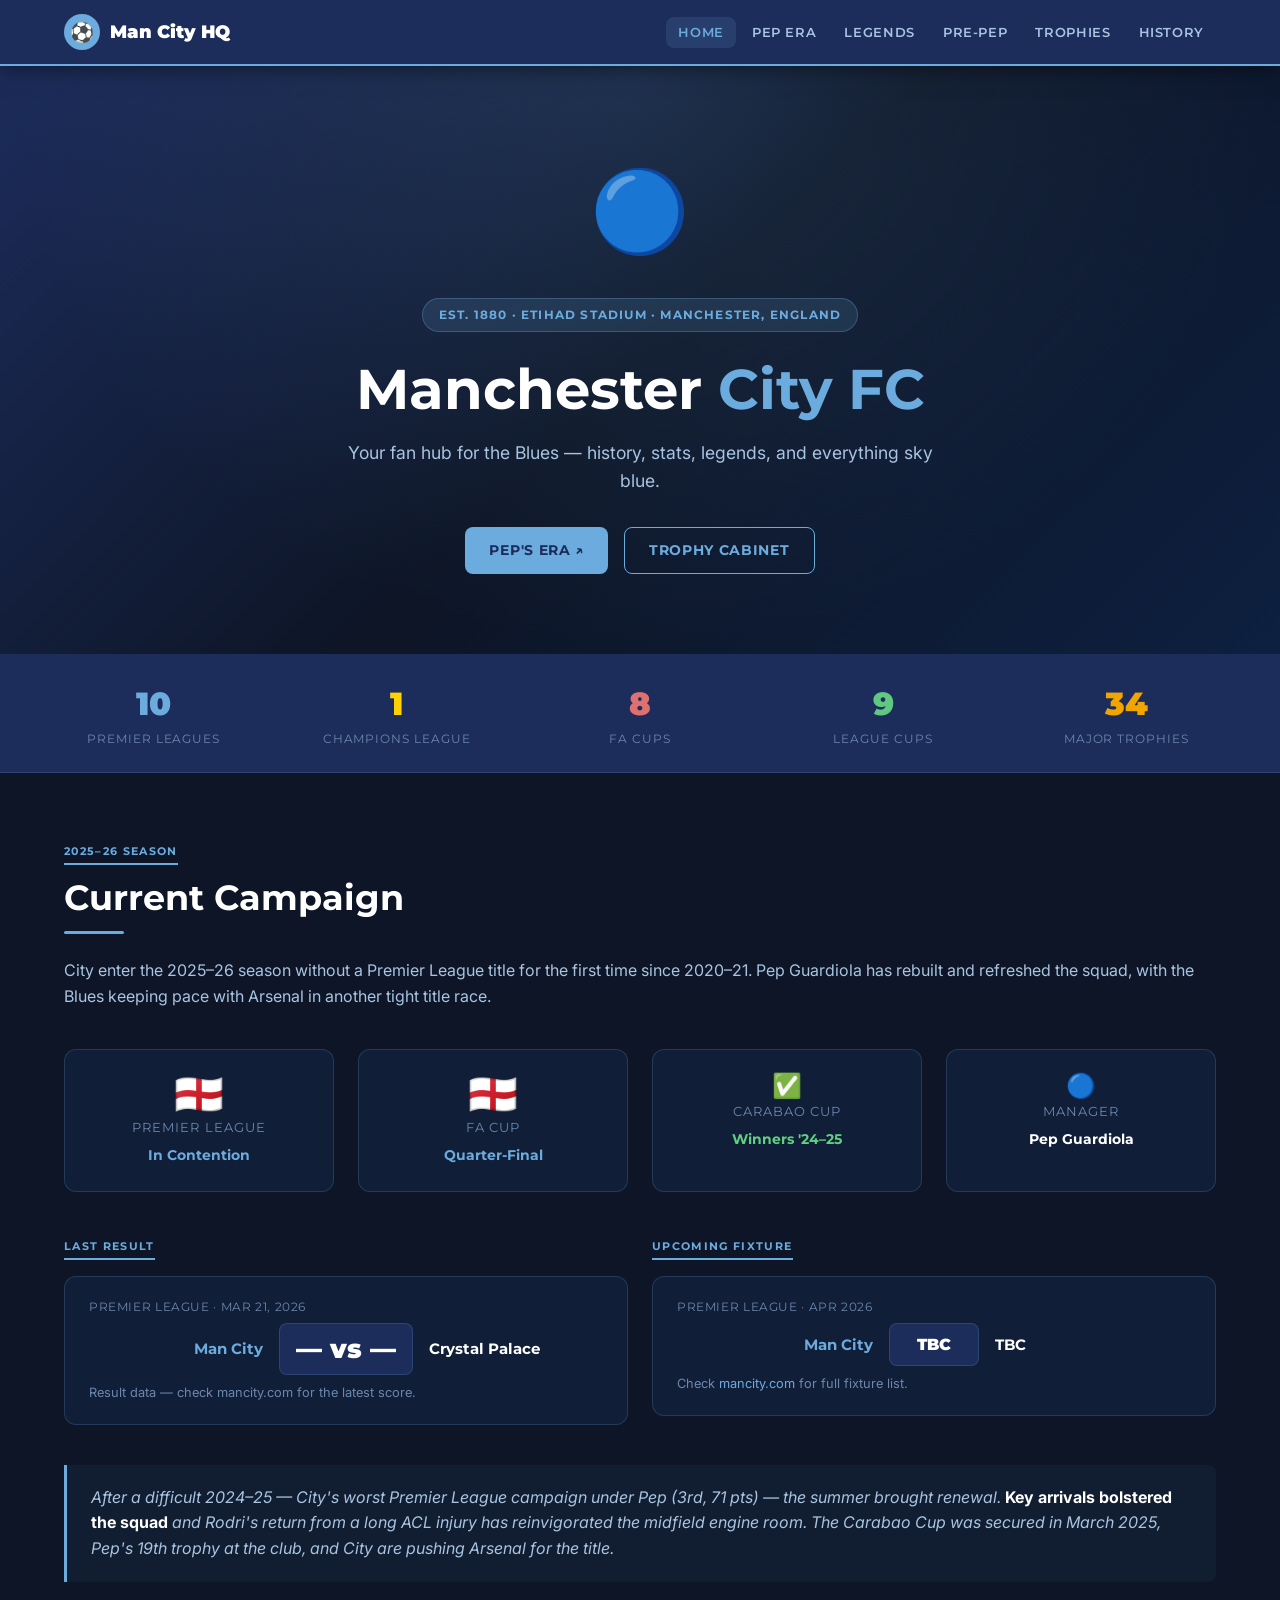
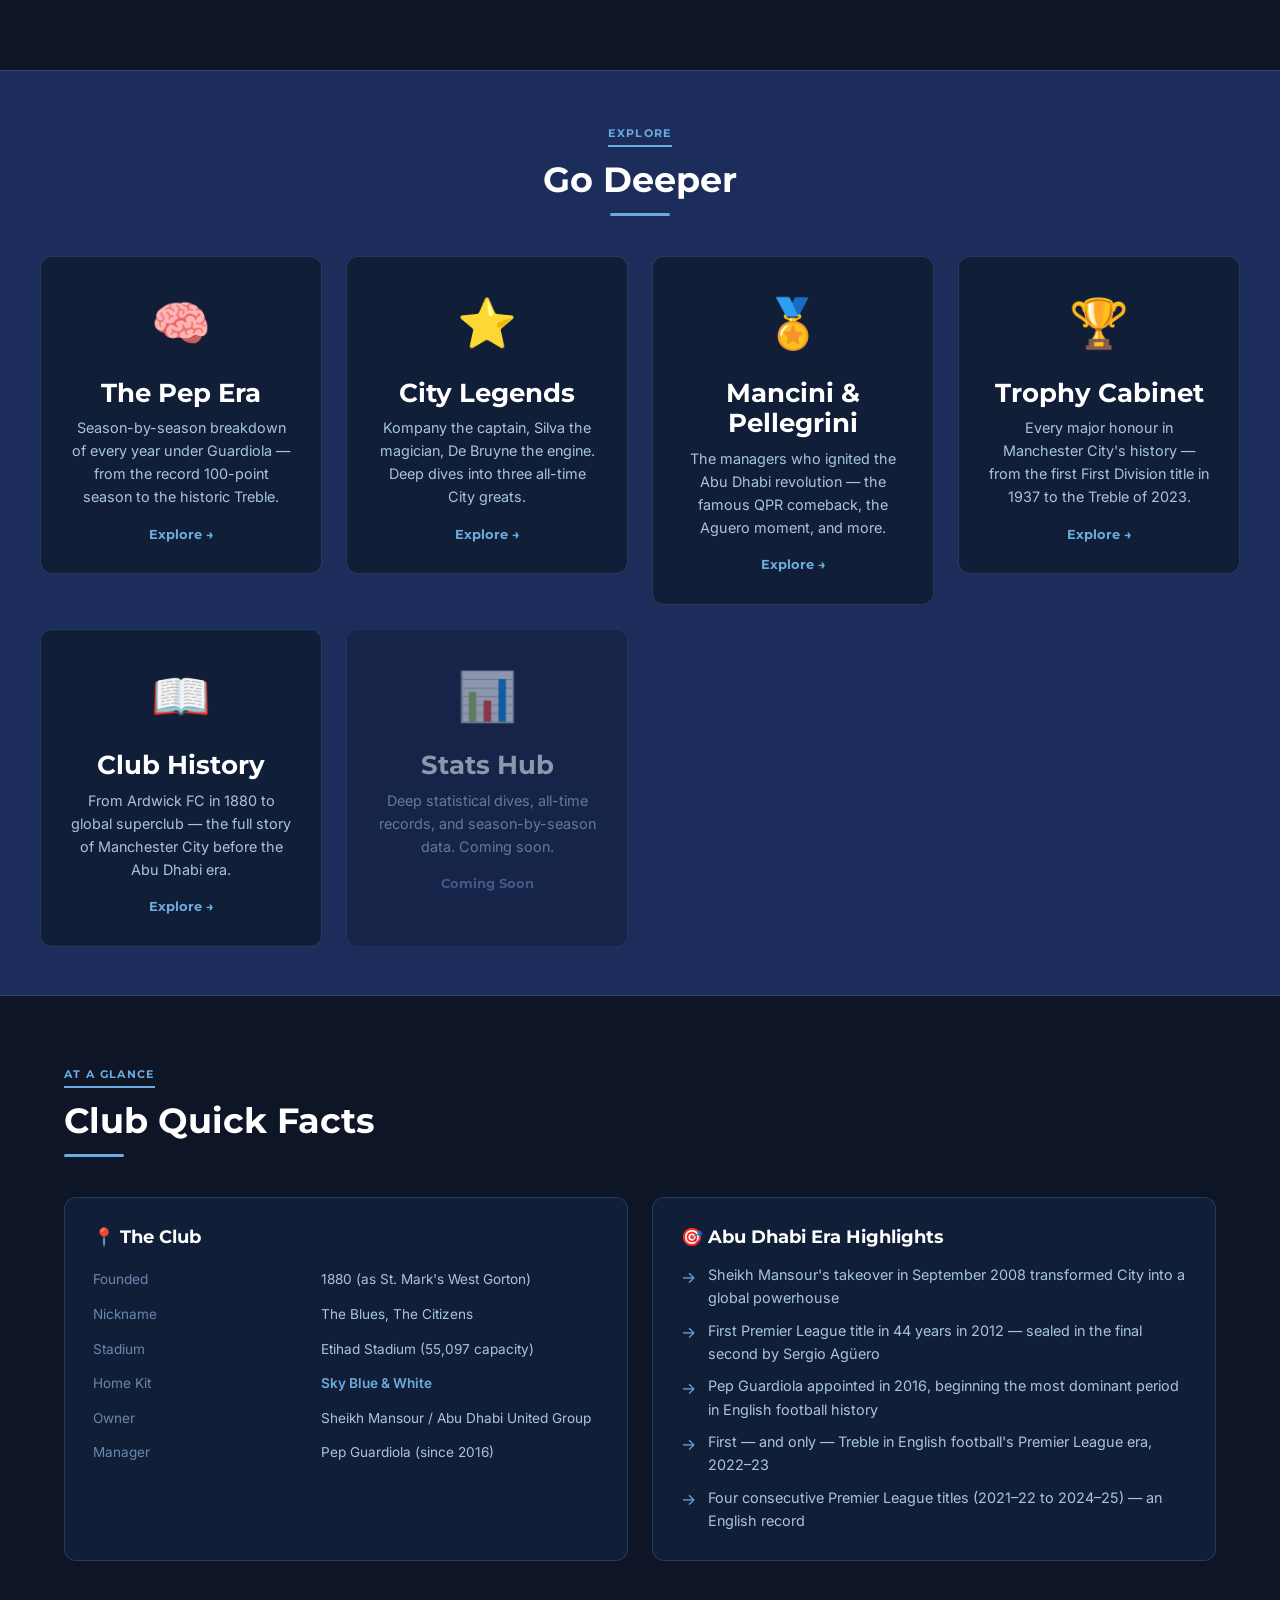
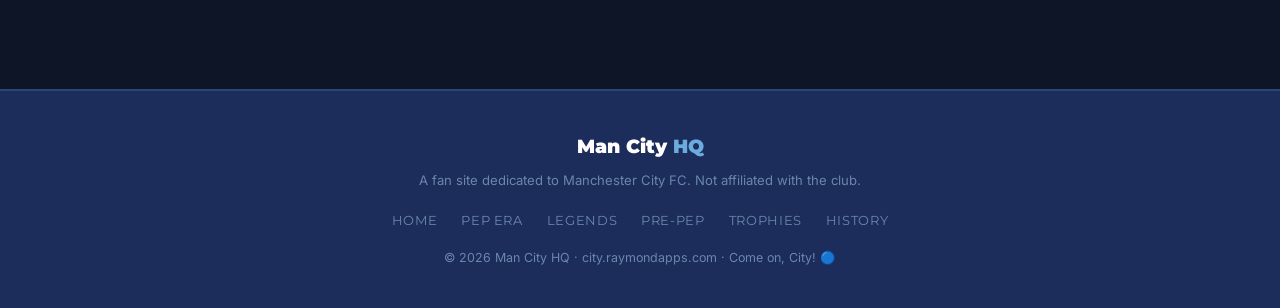
<file: city-site/index.html>
<!DOCTYPE html>
<html lang="en">
<head>
  <meta charset="UTF-8" />
  <meta name="viewport" content="width=device-width, initial-scale=1.0" />
  <meta name="robots" content="noindex, nofollow" />
  <title>Man City HQ — city.raymondapps.com</title>
  <meta name="description" content="The definitive fan hub for Manchester City Football Club — stats, history, legends, and more." />
  <link rel="stylesheet" href="styles.css" />
  <link rel="icon" href="data:image/svg+xml,<svg xmlns='http://www.w3.org/2000/svg' viewBox='0 0 100 100'><text y='.9em' font-size='90'>🔵</text></svg>" />
</head>
<body>

<!-- ==================== NAVBAR ==================== -->
<nav class="navbar">
  <div class="nav-container">
    <a href="index.html" class="nav-logo">
      <span class="crest">⚽</span>
      Man City HQ
    </a>
    <button class="nav-toggle" onclick="toggleNav()" aria-label="Toggle menu">
      <span></span><span></span><span></span>
    </button>
    <ul class="nav-links" id="navLinks">
      <li><a href="index.html" class="active">Home</a></li>
      <li><a href="pep.html">Pep Era</a></li>
      <li><a href="legends.html">Legends</a></li>
      <li><a href="pre-pep.html">Pre-Pep</a></li>
      <li><a href="trophies.html">Trophies</a></li>
      <li><a href="history.html">History</a></li>
    </ul>
  </div>
</nav>

<!-- ==================== HERO ==================== -->
<section class="hero">
  <div class="hero-content">
    <span class="hero-crest">🔵</span>
    <div class="hero-badge">Est. 1880 · Etihad Stadium · Manchester, England</div>
    <h1>Manchester <span>City FC</span></h1>
    <p>Your fan hub for the Blues — history, stats, legends, and everything sky blue.</p>
    <div style="display:flex;gap:1rem;justify-content:center;flex-wrap:wrap;margin-top:1.5rem;">
      <a href="pep.html" class="btn btn-primary">Pep's Era ↗</a>
      <a href="trophies.html" class="btn btn-outline">Trophy Cabinet</a>
    </div>
  </div>
</section>

<!-- ==================== TROPHY COUNTER ==================== -->
<div style="background:var(--city-navy);border-bottom:1px solid var(--border-color);padding:1.5rem;">
  <div style="max-width:1200px;margin:0 auto;display:grid;grid-template-columns:repeat(auto-fit,minmax(130px,1fr));gap:1rem;text-align:center;">
    <div>
      <div style="font-family:'Montserrat',sans-serif;font-weight:900;font-size:2rem;color:var(--city-blue)">10</div>
      <div style="font-size:0.75rem;color:var(--text-muted);text-transform:uppercase;letter-spacing:0.08em;font-family:'Montserrat',sans-serif;">Premier Leagues</div>
    </div>
    <div>
      <div style="font-family:'Montserrat',sans-serif;font-weight:900;font-size:2rem;color:#ffd100">1</div>
      <div style="font-size:0.75rem;color:var(--text-muted);text-transform:uppercase;letter-spacing:0.08em;font-family:'Montserrat',sans-serif;">Champions League</div>
    </div>
    <div>
      <div style="font-family:'Montserrat',sans-serif;font-weight:900;font-size:2rem;color:#e07070">8</div>
      <div style="font-size:0.75rem;color:var(--text-muted);text-transform:uppercase;letter-spacing:0.08em;font-family:'Montserrat',sans-serif;">FA Cups</div>
    </div>
    <div>
      <div style="font-family:'Montserrat',sans-serif;font-weight:900;font-size:2rem;color:#60c880">9</div>
      <div style="font-size:0.75rem;color:var(--text-muted);text-transform:uppercase;letter-spacing:0.08em;font-family:'Montserrat',sans-serif;">League Cups</div>
    </div>
    <div>
      <div style="font-family:'Montserrat',sans-serif;font-weight:900;font-size:2rem;color:var(--city-gold)">34</div>
      <div style="font-size:0.75rem;color:var(--text-muted);text-transform:uppercase;letter-spacing:0.08em;font-family:'Montserrat',sans-serif;">Major Trophies</div>
    </div>
  </div>
</div>

<!-- ==================== CURRENT SEASON ==================== -->
<div class="section">
  <div class="section-header">
    <span class="section-label">2025–26 Season</span>
    <h2>Current Campaign</h2>
    <div class="section-divider"></div>
    <p>City enter the 2025–26 season without a Premier League title for the first time since 2020–21. Pep Guardiola has rebuilt and refreshed the squad, with the Blues keeping pace with Arsenal in another tight title race.</p>
  </div>

  <!-- Season at a Glance -->
  <div class="card-grid card-grid-4" style="margin-bottom:2.5rem;">
    <div class="stat-box">
      <div class="stat-num">🏴󠁧󠁢󠁥󠁮󠁧󠁿</div>
      <div class="stat-label">Premier League</div>
      <div style="color:var(--city-blue);font-family:'Montserrat',sans-serif;font-weight:700;font-size:0.9rem;margin-top:0.3rem;">In Contention</div>
    </div>
    <div class="stat-box">
      <div class="stat-num">🏴󠁧󠁢󠁥󠁮󠁧󠁿</div>
      <div class="stat-label">FA Cup</div>
      <div style="color:var(--city-blue);font-family:'Montserrat',sans-serif;font-weight:700;font-size:0.9rem;margin-top:0.3rem;">Quarter-Final</div>
    </div>
    <div class="stat-box">
      <div class="stat-num" style="font-size:1.5rem;">✅</div>
      <div class="stat-label">Carabao Cup</div>
      <div style="color:#60d080;font-family:'Montserrat',sans-serif;font-weight:700;font-size:0.9rem;margin-top:0.3rem;">Winners '24–25</div>
    </div>
    <div class="stat-box">
      <div class="stat-num" style="font-size:1.5rem;">🔵</div>
      <div class="stat-label">Manager</div>
      <div style="color:var(--city-white);font-family:'Montserrat',sans-serif;font-weight:700;font-size:0.9rem;margin-top:0.3rem;">Pep Guardiola</div>
    </div>
  </div>

  <!-- Matches -->
  <div class="card-grid card-grid-2" style="margin-bottom:2.5rem;">
    <!-- Last Result -->
    <div>
      <div class="section-label mb-2">Last Result</div>
      <div class="match-card">
        <div style="flex:1;">
          <div class="match-meta">Premier League · Mar 21, 2026</div>
          <div class="match-teams">
            <div class="match-team home" style="color:var(--city-blue);">Man City</div>
            <div class="match-score">— vs —</div>
            <div class="match-team away">Crystal Palace</div>
          </div>
          <p style="font-size:0.8rem;color:var(--text-muted);margin-top:0.5rem;">Result data — check mancity.com for the latest score.</p>
        </div>
      </div>
    </div>
    <!-- Upcoming -->
    <div>
      <div class="section-label mb-2">Upcoming Fixture</div>
      <div class="match-card">
        <div style="flex:1;">
          <div class="match-meta">Premier League · Apr 2026</div>
          <div class="match-teams">
            <div class="match-team home" style="color:var(--city-blue);">Man City</div>
            <div class="match-score" style="font-size:1rem;padding:0.5rem;">TBC</div>
            <div class="match-team away">TBC</div>
          </div>
          <p style="font-size:0.8rem;color:var(--text-muted);margin-top:0.5rem;">Check <a href="https://www.mancity.com/fixtures/mens" target="_blank">mancity.com</a> for full fixture list.</p>
        </div>
      </div>
    </div>
  </div>

  <!-- Season Context -->
  <div class="highlight-block">
    <p>After a difficult 2024–25 — City's worst Premier League campaign under Pep (3rd, 71 pts) — the summer brought renewal. <strong>Key arrivals bolstered the squad</strong> and Rodri's return from a long ACL injury has reinvigorated the midfield engine room. The Carabao Cup was secured in March 2025, Pep's 19th trophy at the club, and City are pushing Arsenal for the title.</p>
  </div>
</div>

<!-- ==================== SITE NAVIGATION CARDS ==================== -->
<div style="background:var(--city-navy);border-top:1px solid var(--border-color);border-bottom:1px solid var(--border-color);padding:3rem 1.5rem;">
  <div style="max-width:1200px;margin:0 auto;">
    <div class="section-header" style="text-align:center;">
      <span class="section-label">Explore</span>
      <h2>Go Deeper</h2>
      <div class="section-divider" style="margin:0.75rem auto 0;"></div>
    </div>
    <div class="card-grid card-grid-3" style="margin-top:2rem;">
      <a href="pep.html" style="text-decoration:none;">
        <div class="card" style="text-align:center;">
          <div style="font-size:3rem;margin-bottom:1rem;">🧠</div>
          <h3 style="color:var(--city-white);margin-bottom:0.5rem;">The Pep Era</h3>
          <p style="font-size:0.9rem;">Season-by-season breakdown of every year under Guardiola — from the record 100-point season to the historic Treble.</p>
          <div class="mt-2" style="color:var(--city-blue);font-family:'Montserrat',sans-serif;font-weight:700;font-size:0.8rem;">Explore →</div>
        </div>
      </a>
      <a href="legends.html" style="text-decoration:none;">
        <div class="card" style="text-align:center;">
          <div style="font-size:3rem;margin-bottom:1rem;">⭐</div>
          <h3 style="color:var(--city-white);margin-bottom:0.5rem;">City Legends</h3>
          <p style="font-size:0.9rem;">Kompany the captain, Silva the magician, De Bruyne the engine. Deep dives into three all-time City greats.</p>
          <div class="mt-2" style="color:var(--city-blue);font-family:'Montserrat',sans-serif;font-weight:700;font-size:0.8rem;">Explore →</div>
        </div>
      </a>
      <a href="pre-pep.html" style="text-decoration:none;">
        <div class="card" style="text-align:center;">
          <div style="font-size:3rem;margin-bottom:1rem;">🏅</div>
          <h3 style="color:var(--city-white);margin-bottom:0.5rem;">Mancini & Pellegrini</h3>
          <p style="font-size:0.9rem;">The managers who ignited the Abu Dhabi revolution — the famous QPR comeback, the Aguero moment, and more.</p>
          <div class="mt-2" style="color:var(--city-blue);font-family:'Montserrat',sans-serif;font-weight:700;font-size:0.8rem;">Explore →</div>
        </div>
      </a>
      <a href="trophies.html" style="text-decoration:none;">
        <div class="card" style="text-align:center;">
          <div style="font-size:3rem;margin-bottom:1rem;">🏆</div>
          <h3 style="color:var(--city-white);margin-bottom:0.5rem;">Trophy Cabinet</h3>
          <p style="font-size:0.9rem;">Every major honour in Manchester City's history — from the first First Division title in 1937 to the Treble of 2023.</p>
          <div class="mt-2" style="color:var(--city-blue);font-family:'Montserrat',sans-serif;font-weight:700;font-size:0.8rem;">Explore →</div>
        </div>
      </a>
      <a href="history.html" style="text-decoration:none;">
        <div class="card" style="text-align:center;">
          <div style="font-size:3rem;margin-bottom:1rem;">📖</div>
          <h3 style="color:var(--city-white);margin-bottom:0.5rem;">Club History</h3>
          <p style="font-size:0.9rem;">From Ardwick FC in 1880 to global superclub — the full story of Manchester City before the Abu Dhabi era.</p>
          <div class="mt-2" style="color:var(--city-blue);font-family:'Montserrat',sans-serif;font-weight:700;font-size:0.8rem;">Explore →</div>
        </div>
      </a>
      <div class="card" style="text-align:center;opacity:0.5;">
        <div style="font-size:3rem;margin-bottom:1rem;">📊</div>
        <h3 style="color:var(--city-white);margin-bottom:0.5rem;">Stats Hub</h3>
        <p style="font-size:0.9rem;">Deep statistical dives, all-time records, and season-by-season data. Coming soon.</p>
        <div class="mt-2" style="color:var(--text-muted);font-family:'Montserrat',sans-serif;font-weight:700;font-size:0.8rem;">Coming Soon</div>
      </div>
    </div>
  </div>
</div>

<!-- ==================== QUICK FACTS ==================== -->
<div class="section">
  <div class="section-header">
    <span class="section-label">At a Glance</span>
    <h2>Club Quick Facts</h2>
    <div class="section-divider"></div>
  </div>
  <div class="card-grid card-grid-2">
    <div class="card">
      <h4 style="color:var(--city-white);margin-bottom:1rem;">📍 The Club</h4>
      <table style="width:100%;border-collapse:collapse;">
        <tr><td style="padding:0.4rem 0;color:var(--text-muted);font-size:0.85rem;width:45%;">Founded</td><td style="padding:0.4rem 0;color:var(--text-secondary);font-size:0.85rem;">1880 (as St. Mark's West Gorton)</td></tr>
        <tr><td style="padding:0.4rem 0;color:var(--text-muted);font-size:0.85rem;">Nickname</td><td style="padding:0.4rem 0;color:var(--text-secondary);font-size:0.85rem;">The Blues, The Citizens</td></tr>
        <tr><td style="padding:0.4rem 0;color:var(--text-muted);font-size:0.85rem;">Stadium</td><td style="padding:0.4rem 0;color:var(--text-secondary);font-size:0.85rem;">Etihad Stadium (55,097 capacity)</td></tr>
        <tr><td style="padding:0.4rem 0;color:var(--text-muted);font-size:0.85rem;">Home Kit</td><td style="padding:0.4rem 0;color:var(--city-blue);font-size:0.85rem;font-weight:600;">Sky Blue & White</td></tr>
        <tr><td style="padding:0.4rem 0;color:var(--text-muted);font-size:0.85rem;">Owner</td><td style="padding:0.4rem 0;color:var(--text-secondary);font-size:0.85rem;">Sheikh Mansour / Abu Dhabi United Group</td></tr>
        <tr><td style="padding:0.4rem 0;color:var(--text-muted);font-size:0.85rem;">Manager</td><td style="padding:0.4rem 0;color:var(--text-secondary);font-size:0.85rem;">Pep Guardiola (since 2016)</td></tr>
      </table>
    </div>
    <div class="card">
      <h4 style="color:var(--city-white);margin-bottom:1rem;">🎯 Abu Dhabi Era Highlights</h4>
      <ul style="list-style:none;display:flex;flex-direction:column;gap:0.6rem;">
        <li style="display:flex;align-items:flex-start;gap:0.75rem;">
          <span style="color:var(--city-blue);font-size:1rem;margin-top:0.1rem;">→</span>
          <span style="color:var(--text-secondary);font-size:0.9rem;">Sheikh Mansour's takeover in September 2008 transformed City into a global powerhouse</span>
        </li>
        <li style="display:flex;align-items:flex-start;gap:0.75rem;">
          <span style="color:var(--city-blue);font-size:1rem;margin-top:0.1rem;">→</span>
          <span style="color:var(--text-secondary);font-size:0.9rem;">First Premier League title in 44 years in 2012 — sealed in the final second by Sergio Agüero</span>
        </li>
        <li style="display:flex;align-items:flex-start;gap:0.75rem;">
          <span style="color:var(--city-blue);font-size:1rem;margin-top:0.1rem;">→</span>
          <span style="color:var(--text-secondary);font-size:0.9rem;">Pep Guardiola appointed in 2016, beginning the most dominant period in English football history</span>
        </li>
        <li style="display:flex;align-items:flex-start;gap:0.75rem;">
          <span style="color:var(--city-blue);font-size:1rem;margin-top:0.1rem;">→</span>
          <span style="color:var(--text-secondary);font-size:0.9rem;">First — and only — Treble in English football's Premier League era, 2022–23</span>
        </li>
        <li style="display:flex;align-items:flex-start;gap:0.75rem;">
          <span style="color:var(--city-blue);font-size:1rem;margin-top:0.1rem;">→</span>
          <span style="color:var(--text-secondary);font-size:0.9rem;">Four consecutive Premier League titles (2021–22 to 2024–25) — an English record</span>
        </li>
      </ul>
    </div>
  </div>
</div>

<!-- ==================== FOOTER ==================== -->
<footer>
  <div class="footer-content">
    <div class="footer-logo">Man City <span>HQ</span></div>
    <p style="font-size:0.82rem;color:var(--text-muted);margin-bottom:1rem;">A fan site dedicated to Manchester City FC. Not affiliated with the club.</p>
    <ul class="footer-links">
      <li><a href="index.html">Home</a></li>
      <li><a href="pep.html">Pep Era</a></li>
      <li><a href="legends.html">Legends</a></li>
      <li><a href="pre-pep.html">Pre-Pep</a></li>
      <li><a href="trophies.html">Trophies</a></li>
      <li><a href="history.html">History</a></li>
    </ul>
    <p class="footer-copy">© 2026 Man City HQ · city.raymondapps.com · Come on, City! 🔵</p>
  </div>
</footer>

<script>
function toggleNav() {
  document.getElementById('navLinks').classList.toggle('open');
}
</script>
</body>
</html>
</file>
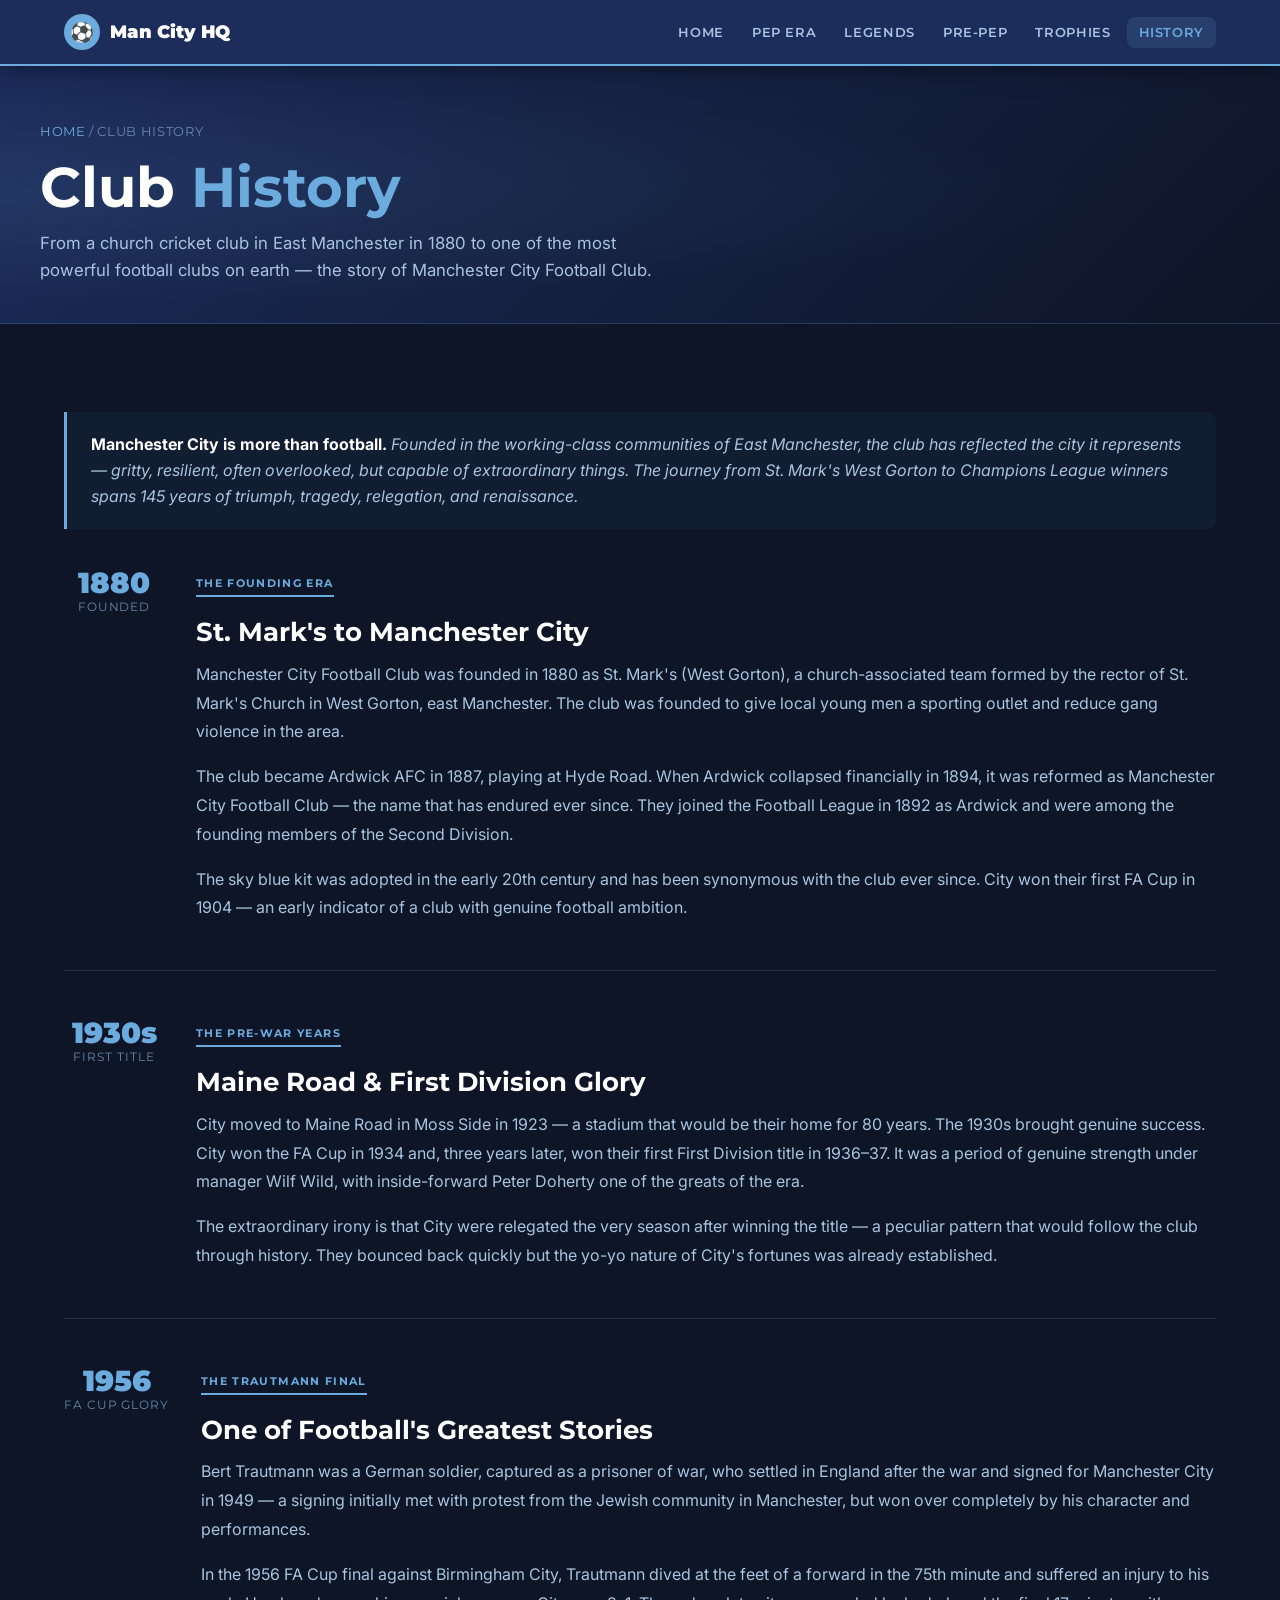
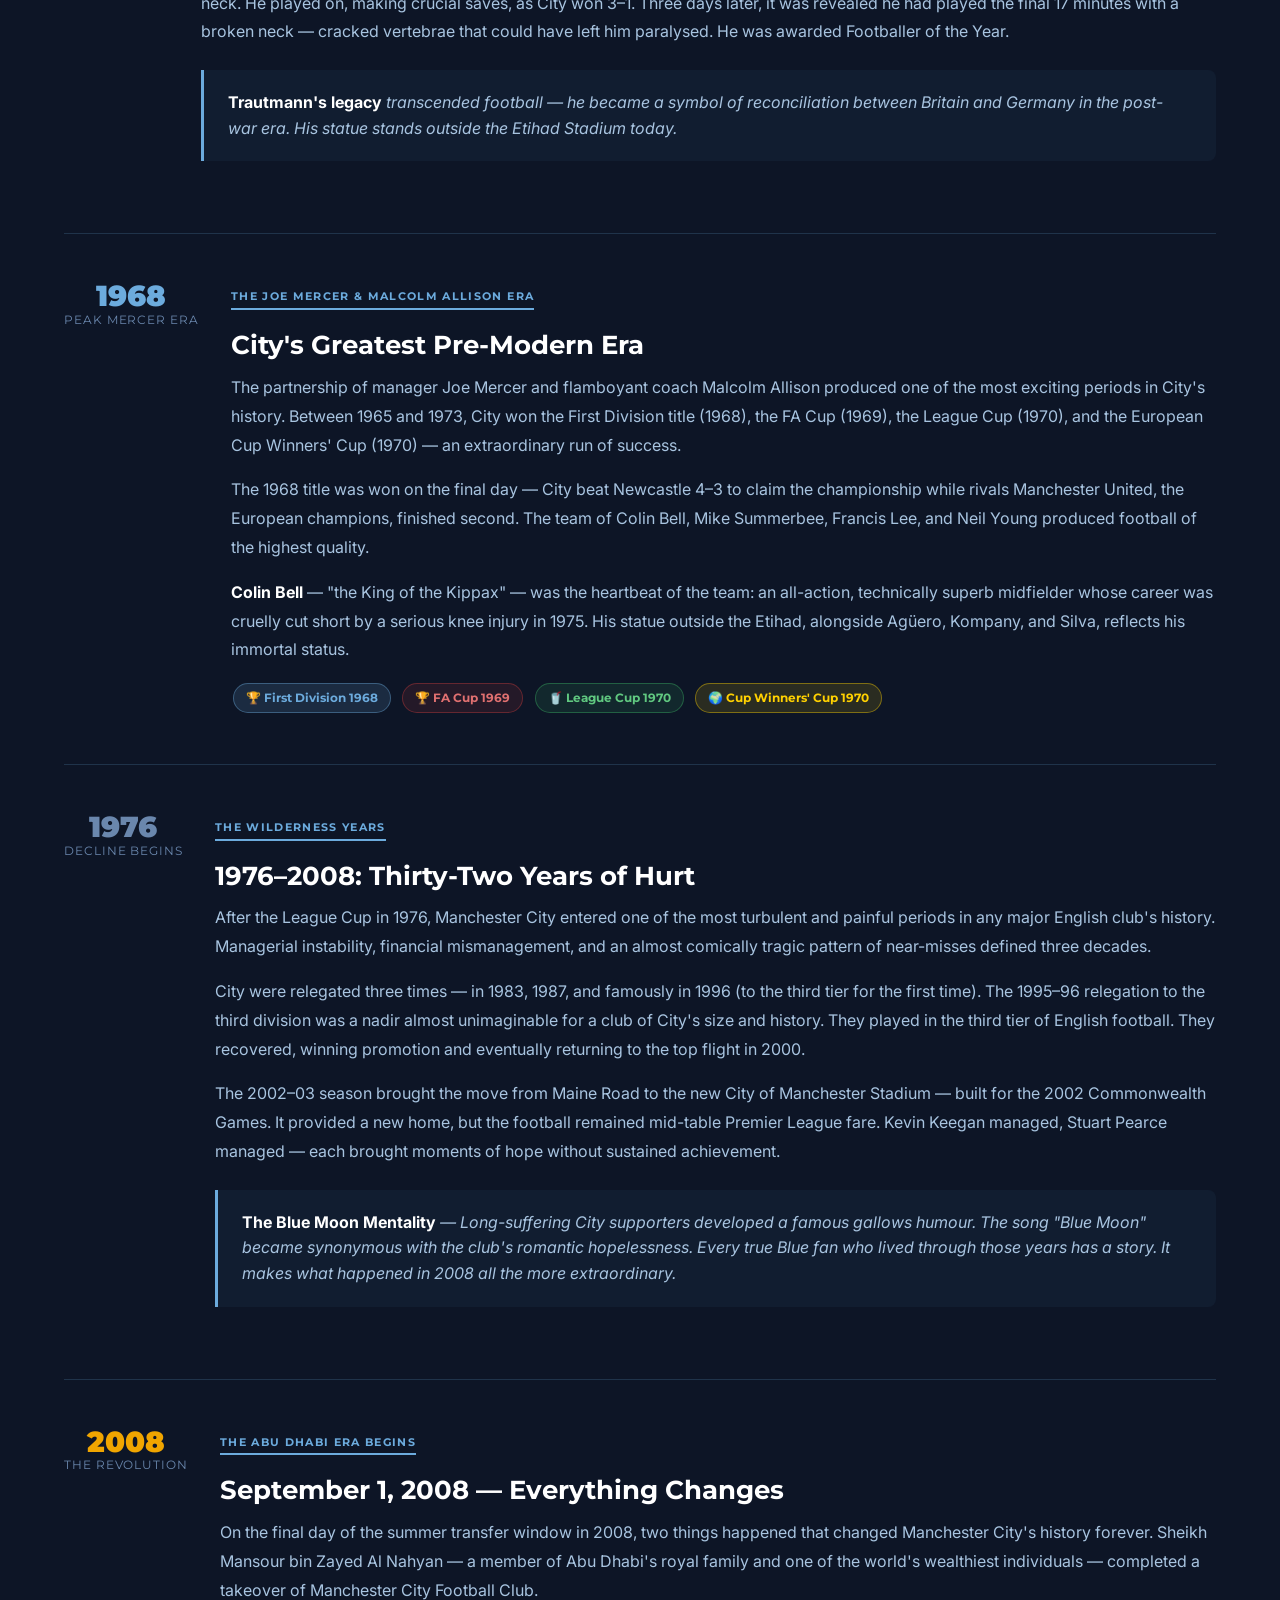
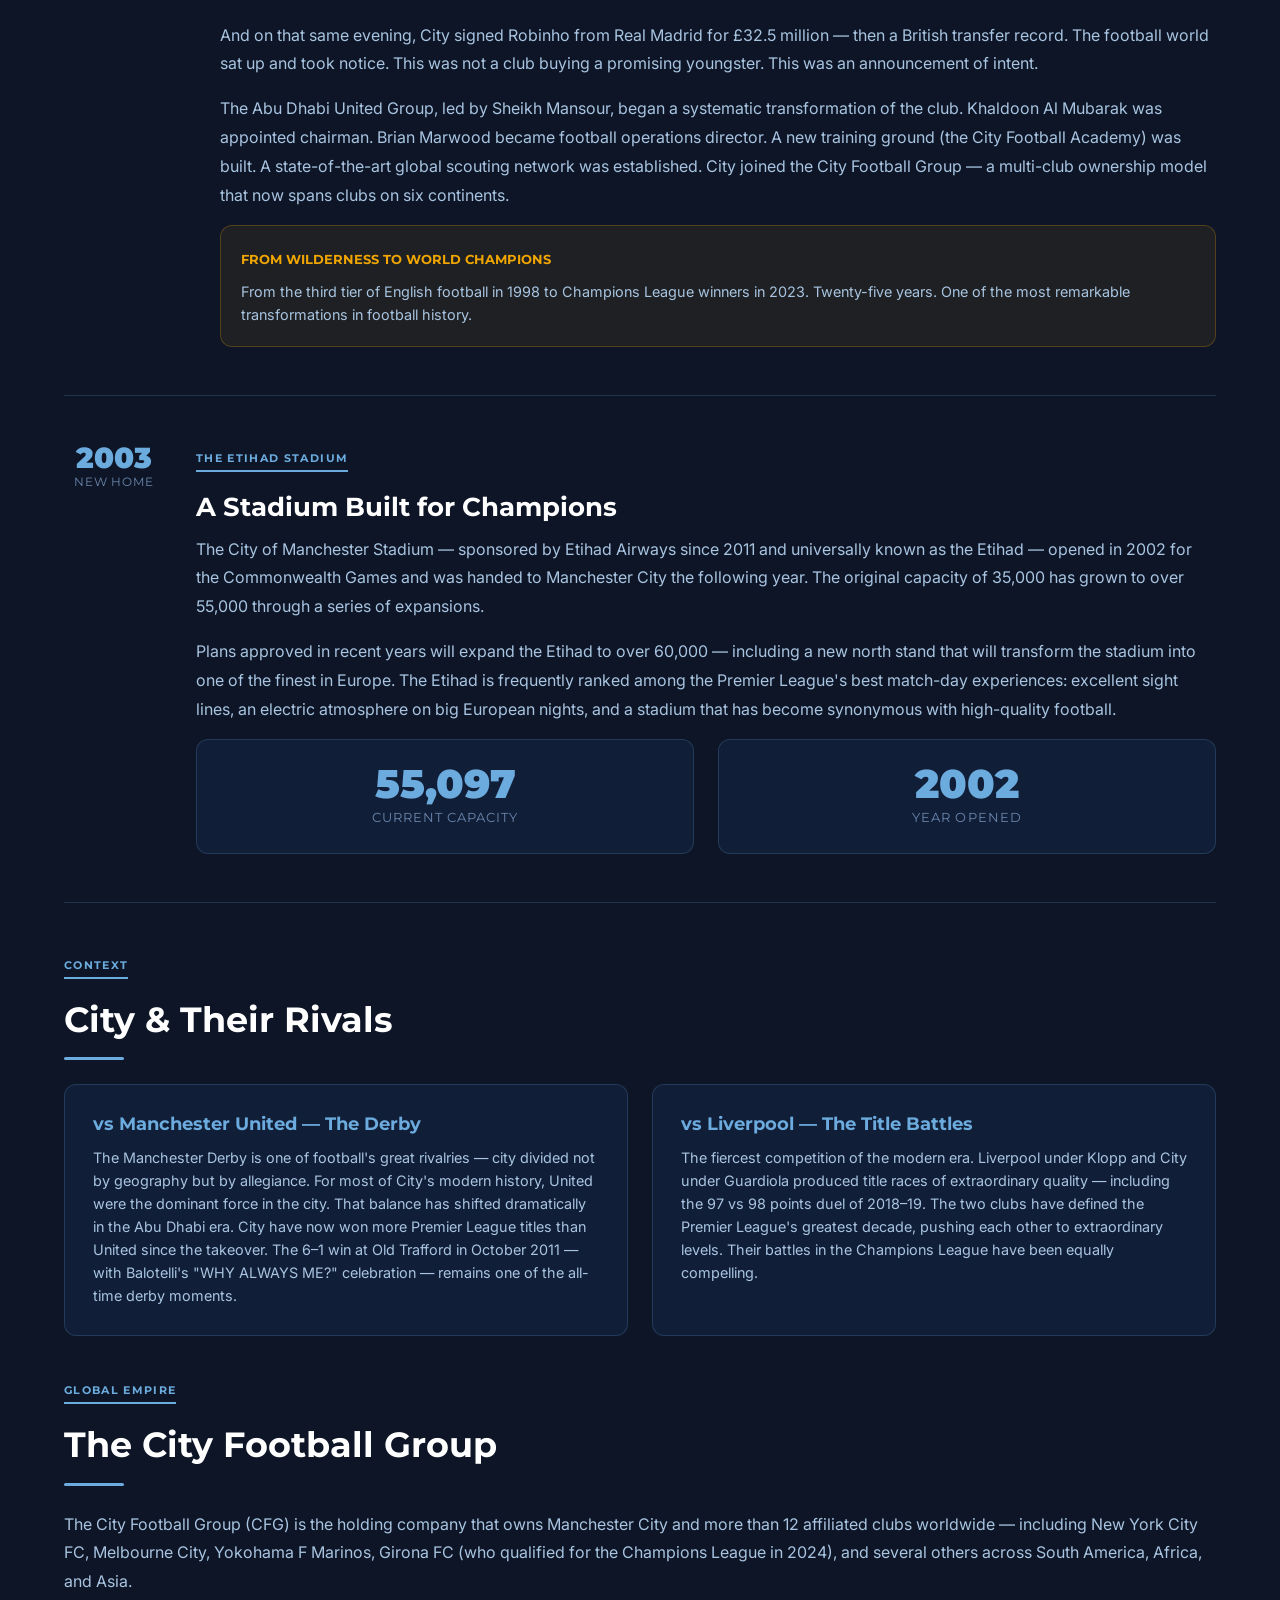
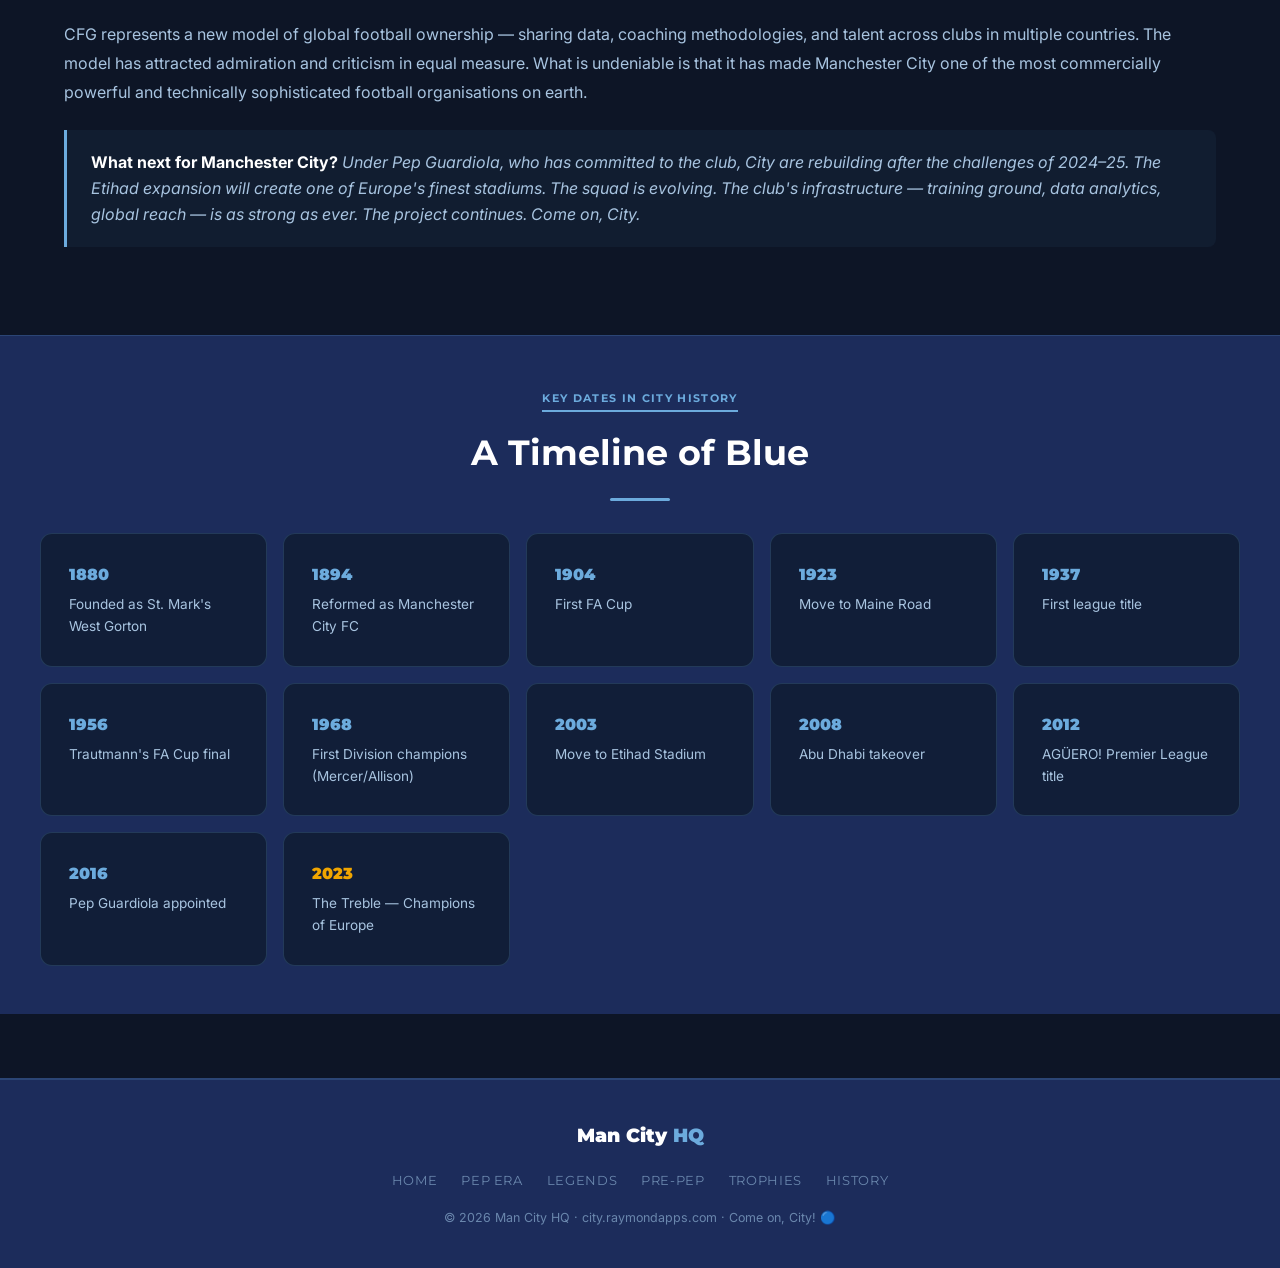
<file: city-site/history.html>
<!DOCTYPE html>
<html lang="en">
<head>
  <meta charset="UTF-8" />
  <meta name="viewport" content="width=device-width, initial-scale=1.0" />
  <meta name="robots" content="noindex, nofollow" />
  <title>Club History — Man City HQ</title>
  <meta name="description" content="Manchester City FC's history from 1880 to the Abu Dhabi era — the full story of the Blues." />
  <link rel="stylesheet" href="styles.css" />
  <link rel="icon" href="data:image/svg+xml,<svg xmlns='http://www.w3.org/2000/svg' viewBox='0 0 100 100'><text y='.9em' font-size='90'>🔵</text></svg>" />
</head>
<body>

<nav class="navbar">
  <div class="nav-container">
    <a href="index.html" class="nav-logo">
      <span class="crest">⚽</span>Man City HQ
    </a>
    <button class="nav-toggle" onclick="toggleNav()" aria-label="Toggle menu">
      <span></span><span></span><span></span>
    </button>
    <ul class="nav-links" id="navLinks">
      <li><a href="index.html">Home</a></li>
      <li><a href="pep.html">Pep Era</a></li>
      <li><a href="legends.html">Legends</a></li>
      <li><a href="pre-pep.html">Pre-Pep</a></li>
      <li><a href="trophies.html">Trophies</a></li>
      <li><a href="history.html" class="active">History</a></li>
    </ul>
  </div>
</nav>

<div class="page-header">
  <div class="page-header-content">
    <div class="breadcrumb"><a href="index.html">Home</a> / Club History</div>
    <h1>Club <span>History</span></h1>
    <p>From a church cricket club in East Manchester in 1880 to one of the most powerful football clubs on earth — the story of Manchester City Football Club.</p>
  </div>
</div>

<div class="section">

  <!-- TIMELINE INTRO -->
  <div class="highlight-block" style="margin-bottom:2.5rem;">
    <p><strong>Manchester City is more than football.</strong> Founded in the working-class communities of East Manchester, the club has reflected the city it represents — gritty, resilient, often overlooked, but capable of extraordinary things. The journey from St. Mark's West Gorton to Champions League winners spans 145 years of triumph, tragedy, relegation, and renaissance.</p>
  </div>

  <!-- ERA 1: THE FOUNDING -->
  <div style="display:flex;gap:2rem;align-items:flex-start;margin-bottom:3rem;flex-wrap:wrap;">
    <div style="min-width:100px;text-align:center;">
      <div style="font-family:'Montserrat',sans-serif;font-weight:900;font-size:1.8rem;color:var(--city-blue);line-height:1;">1880</div>
      <div style="font-size:0.72rem;color:var(--text-muted);text-transform:uppercase;letter-spacing:0.08em;font-family:'Montserrat',sans-serif;">Founded</div>
    </div>
    <div style="flex:1;min-width:250px;">
      <span class="section-label">The Founding Era</span>
      <h3 style="color:var(--city-white);margin:0.5rem 0 0.75rem;">St. Mark's to Manchester City</h3>
      <p style="color:var(--text-secondary);line-height:1.8;margin-bottom:1rem;">Manchester City Football Club was founded in 1880 as St. Mark's (West Gorton), a church-associated team formed by the rector of St. Mark's Church in West Gorton, east Manchester. The club was founded to give local young men a sporting outlet and reduce gang violence in the area.</p>
      <p style="color:var(--text-secondary);line-height:1.8;margin-bottom:1rem;">The club became Ardwick AFC in 1887, playing at Hyde Road. When Ardwick collapsed financially in 1894, it was reformed as Manchester City Football Club — the name that has endured ever since. They joined the Football League in 1892 as Ardwick and were among the founding members of the Second Division.</p>
      <p style="color:var(--text-secondary);line-height:1.8;">The sky blue kit was adopted in the early 20th century and has been synonymous with the club ever since. City won their first FA Cup in 1904 — an early indicator of a club with genuine football ambition.</p>
    </div>
  </div>

  <hr class="divider" />

  <!-- ERA 2: EARLY GLORY -->
  <div style="display:flex;gap:2rem;align-items:flex-start;margin-bottom:3rem;flex-wrap:wrap;">
    <div style="min-width:100px;text-align:center;">
      <div style="font-family:'Montserrat',sans-serif;font-weight:900;font-size:1.8rem;color:var(--city-blue);line-height:1;">1930s</div>
      <div style="font-size:0.72rem;color:var(--text-muted);text-transform:uppercase;letter-spacing:0.08em;font-family:'Montserrat',sans-serif;">First Title</div>
    </div>
    <div style="flex:1;min-width:250px;">
      <span class="section-label">The Pre-War Years</span>
      <h3 style="color:var(--city-white);margin:0.5rem 0 0.75rem;">Maine Road & First Division Glory</h3>
      <p style="color:var(--text-secondary);line-height:1.8;margin-bottom:1rem;">City moved to Maine Road in Moss Side in 1923 — a stadium that would be their home for 80 years. The 1930s brought genuine success. City won the FA Cup in 1934 and, three years later, won their first First Division title in 1936–37. It was a period of genuine strength under manager Wilf Wild, with inside-forward Peter Doherty one of the greats of the era.</p>
      <p style="color:var(--text-secondary);line-height:1.8;">The extraordinary irony is that City were relegated the very season after winning the title — a peculiar pattern that would follow the club through history. They bounced back quickly but the yo-yo nature of City's fortunes was already established.</p>
    </div>
  </div>

  <hr class="divider" />

  <!-- ERA 3: THE TRAUTMANN FINAL -->
  <div style="display:flex;gap:2rem;align-items:flex-start;margin-bottom:3rem;flex-wrap:wrap;">
    <div style="min-width:100px;text-align:center;">
      <div style="font-family:'Montserrat',sans-serif;font-weight:900;font-size:1.8rem;color:var(--city-blue);line-height:1;">1956</div>
      <div style="font-size:0.72rem;color:var(--text-muted);text-transform:uppercase;letter-spacing:0.08em;font-family:'Montserrat',sans-serif;">FA Cup Glory</div>
    </div>
    <div style="flex:1;min-width:250px;">
      <span class="section-label">The Trautmann Final</span>
      <h3 style="color:var(--city-white);margin:0.5rem 0 0.75rem;">One of Football's Greatest Stories</h3>
      <p style="color:var(--text-secondary);line-height:1.8;margin-bottom:1rem;">Bert Trautmann was a German soldier, captured as a prisoner of war, who settled in England after the war and signed for Manchester City in 1949 — a signing initially met with protest from the Jewish community in Manchester, but won over completely by his character and performances.</p>
      <p style="color:var(--text-secondary);line-height:1.8;margin-bottom:1rem;">In the 1956 FA Cup final against Birmingham City, Trautmann dived at the feet of a forward in the 75th minute and suffered an injury to his neck. He played on, making crucial saves, as City won 3–1. Three days later, it was revealed he had played the final 17 minutes with a broken neck — cracked vertebrae that could have left him paralysed. He was awarded Footballer of the Year.</p>
      <div class="highlight-block">
        <p><strong>Trautmann's legacy</strong> transcended football — he became a symbol of reconciliation between Britain and Germany in the post-war era. His statue stands outside the Etihad Stadium today.</p>
      </div>
    </div>
  </div>

  <hr class="divider" />

  <!-- ERA 4: 1960s GLORY -->
  <div style="display:flex;gap:2rem;align-items:flex-start;margin-bottom:3rem;flex-wrap:wrap;">
    <div style="min-width:100px;text-align:center;">
      <div style="font-family:'Montserrat',sans-serif;font-weight:900;font-size:1.8rem;color:var(--city-blue);line-height:1;">1968</div>
      <div style="font-size:0.72rem;color:var(--text-muted);text-transform:uppercase;letter-spacing:0.08em;font-family:'Montserrat',sans-serif;">Peak Mercer Era</div>
    </div>
    <div style="flex:1;min-width:250px;">
      <span class="section-label">The Joe Mercer & Malcolm Allison Era</span>
      <h3 style="color:var(--city-white);margin:0.5rem 0 0.75rem;">City's Greatest Pre-Modern Era</h3>
      <p style="color:var(--text-secondary);line-height:1.8;margin-bottom:1rem;">The partnership of manager Joe Mercer and flamboyant coach Malcolm Allison produced one of the most exciting periods in City's history. Between 1965 and 1973, City won the First Division title (1968), the FA Cup (1969), the League Cup (1970), and the European Cup Winners' Cup (1970) — an extraordinary run of success.</p>
      <p style="color:var(--text-secondary);line-height:1.8;margin-bottom:1rem;">The 1968 title was won on the final day — City beat Newcastle 4–3 to claim the championship while rivals Manchester United, the European champions, finished second. The team of Colin Bell, Mike Summerbee, Francis Lee, and Neil Young produced football of the highest quality.</p>
      <p style="color:var(--text-secondary);line-height:1.8;"><strong style="color:var(--city-white);">Colin Bell</strong> — "the King of the Kippax" — was the heartbeat of the team: an all-action, technically superb midfielder whose career was cruelly cut short by a serious knee injury in 1975. His statue outside the Etihad, alongside Agüero, Kompany, and Silva, reflects his immortal status.</p>
      <div style="margin-top:1rem;display:flex;flex-wrap:wrap;gap:0.4rem;">
        <span class="trophy-badge pl">🏆 First Division 1968</span>
        <span class="trophy-badge fa">🏆 FA Cup 1969</span>
        <span class="trophy-badge cc">🥤 League Cup 1970</span>
        <span class="trophy-badge cl">🌍 Cup Winners' Cup 1970</span>
      </div>
    </div>
  </div>

  <hr class="divider" />

  <!-- ERA 5: THE WILDERNESS YEARS -->
  <div style="display:flex;gap:2rem;align-items:flex-start;margin-bottom:3rem;flex-wrap:wrap;">
    <div style="min-width:100px;text-align:center;">
      <div style="font-family:'Montserrat',sans-serif;font-weight:900;font-size:1.8rem;color:var(--text-muted);line-height:1;">1976</div>
      <div style="font-size:0.72rem;color:var(--text-muted);text-transform:uppercase;letter-spacing:0.08em;font-family:'Montserrat',sans-serif;">Decline Begins</div>
    </div>
    <div style="flex:1;min-width:250px;">
      <span class="section-label">The Wilderness Years</span>
      <h3 style="color:var(--city-white);margin:0.5rem 0 0.75rem;">1976–2008: Thirty-Two Years of Hurt</h3>
      <p style="color:var(--text-secondary);line-height:1.8;margin-bottom:1rem;">After the League Cup in 1976, Manchester City entered one of the most turbulent and painful periods in any major English club's history. Managerial instability, financial mismanagement, and an almost comically tragic pattern of near-misses defined three decades.</p>
      <p style="color:var(--text-secondary);line-height:1.8;margin-bottom:1rem;">City were relegated three times — in 1983, 1987, and famously in 1996 (to the third tier for the first time). The 1995–96 relegation to the third division was a nadir almost unimaginable for a club of City's size and history. They played in the third tier of English football. They recovered, winning promotion and eventually returning to the top flight in 2000.</p>
      <p style="color:var(--text-secondary);line-height:1.8;">The 2002–03 season brought the move from Maine Road to the new City of Manchester Stadium — built for the 2002 Commonwealth Games. It provided a new home, but the football remained mid-table Premier League fare. Kevin Keegan managed, Stuart Pearce managed — each brought moments of hope without sustained achievement.</p>
      <div class="highlight-block">
        <p><strong>The Blue Moon Mentality</strong> — Long-suffering City supporters developed a famous gallows humour. The song "Blue Moon" became synonymous with the club's romantic hopelessness. Every true Blue fan who lived through those years has a story. It makes what happened in 2008 all the more extraordinary.</p>
      </div>
    </div>
  </div>

  <hr class="divider" />

  <!-- ERA 6: THE TAKEOVER -->
  <div style="display:flex;gap:2rem;align-items:flex-start;margin-bottom:3rem;flex-wrap:wrap;">
    <div style="min-width:100px;text-align:center;">
      <div style="font-family:'Montserrat',sans-serif;font-weight:900;font-size:1.8rem;color:var(--city-gold);line-height:1;">2008</div>
      <div style="font-size:0.72rem;color:var(--text-muted);text-transform:uppercase;letter-spacing:0.08em;font-family:'Montserrat',sans-serif;">The Revolution</div>
    </div>
    <div style="flex:1;min-width:250px;">
      <span class="section-label">The Abu Dhabi Era Begins</span>
      <h3 style="color:var(--city-white);margin:0.5rem 0 0.75rem;">September 1, 2008 — Everything Changes</h3>
      <p style="color:var(--text-secondary);line-height:1.8;margin-bottom:1rem;">On the final day of the summer transfer window in 2008, two things happened that changed Manchester City's history forever. Sheikh Mansour bin Zayed Al Nahyan — a member of Abu Dhabi's royal family and one of the world's wealthiest individuals — completed a takeover of Manchester City Football Club.</p>
      <p style="color:var(--text-secondary);line-height:1.8;margin-bottom:1rem;">And on that same evening, City signed Robinho from Real Madrid for £32.5 million — then a British transfer record. The football world sat up and took notice. This was not a club buying a promising youngster. This was an announcement of intent.</p>
      <p style="color:var(--text-secondary);line-height:1.8;margin-bottom:1rem;">The Abu Dhabi United Group, led by Sheikh Mansour, began a systematic transformation of the club. Khaldoon Al Mubarak was appointed chairman. Brian Marwood became football operations director. A new training ground (the City Football Academy) was built. A state-of-the-art global scouting network was established. City joined the City Football Group — a multi-club ownership model that now spans clubs on six continents.</p>
      <div style="background:rgba(240,165,0,0.08);border:1px solid rgba(240,165,0,0.25);border-radius:var(--radius);padding:1.25rem;margin-top:1rem;">
        <span style="color:var(--city-gold);font-family:'Montserrat',sans-serif;font-weight:700;font-size:0.8rem;">FROM WILDERNESS TO WORLD CHAMPIONS</span>
        <p style="color:var(--text-secondary);margin-top:0.5rem;font-size:0.9rem;">From the third tier of English football in 1998 to Champions League winners in 2023. Twenty-five years. One of the most remarkable transformations in football history.</p>
      </div>
    </div>
  </div>

  <hr class="divider" />

  <!-- ERA 7: THE ETIHAD -->
  <div style="display:flex;gap:2rem;align-items:flex-start;margin-bottom:3rem;flex-wrap:wrap;">
    <div style="min-width:100px;text-align:center;">
      <div style="font-family:'Montserrat',sans-serif;font-weight:900;font-size:1.8rem;color:var(--city-blue);line-height:1;">2003</div>
      <div style="font-size:0.72rem;color:var(--text-muted);text-transform:uppercase;letter-spacing:0.08em;font-family:'Montserrat',sans-serif;">New Home</div>
    </div>
    <div style="flex:1;min-width:250px;">
      <span class="section-label">The Etihad Stadium</span>
      <h3 style="color:var(--city-white);margin:0.5rem 0 0.75rem;">A Stadium Built for Champions</h3>
      <p style="color:var(--text-secondary);line-height:1.8;margin-bottom:1rem;">The City of Manchester Stadium — sponsored by Etihad Airways since 2011 and universally known as the Etihad — opened in 2002 for the Commonwealth Games and was handed to Manchester City the following year. The original capacity of 35,000 has grown to over 55,000 through a series of expansions.</p>
      <p style="color:var(--text-secondary);line-height:1.8;margin-bottom:1rem;">Plans approved in recent years will expand the Etihad to over 60,000 — including a new north stand that will transform the stadium into one of the finest in Europe. The Etihad is frequently ranked among the Premier League's best match-day experiences: excellent sight lines, an electric atmosphere on big European nights, and a stadium that has become synonymous with high-quality football.</p>
      <div class="card-grid card-grid-2" style="margin-top:1rem;">
        <div class="stat-box">
          <div class="stat-num">55,097</div>
          <div class="stat-label">Current Capacity</div>
        </div>
        <div class="stat-box">
          <div class="stat-num">2002</div>
          <div class="stat-label">Year Opened</div>
        </div>
      </div>
    </div>
  </div>

  <hr class="divider" />

  <!-- THE RIVALS -->
  <span class="section-label">Context</span>
  <h2 style="color:var(--city-white);margin:0.5rem 0 1rem;">City & Their Rivals</h2>
  <div class="section-divider"></div>

  <div class="card-grid card-grid-2" style="margin-bottom:2.5rem;">
    <div class="card">
      <h4 style="color:var(--city-blue);margin-bottom:0.75rem;">vs Manchester United — The Derby</h4>
      <p style="font-size:0.9rem;">The Manchester Derby is one of football's great rivalries — city divided not by geography but by allegiance. For most of City's modern history, United were the dominant force in the city. That balance has shifted dramatically in the Abu Dhabi era. City have now won more Premier League titles than United since the takeover. The 6–1 win at Old Trafford in October 2011 — with Balotelli's "WHY ALWAYS ME?" celebration — remains one of the all-time derby moments.</p>
    </div>
    <div class="card">
      <h4 style="color:var(--city-blue);margin-bottom:0.75rem;">vs Liverpool — The Title Battles</h4>
      <p style="font-size:0.9rem;">The fiercest competition of the modern era. Liverpool under Klopp and City under Guardiola produced title races of extraordinary quality — including the 97 vs 98 points duel of 2018–19. The two clubs have defined the Premier League's greatest decade, pushing each other to extraordinary levels. Their battles in the Champions League have been equally compelling.</p>
    </div>
  </div>

  <!-- THE CITY FOOTBALL GROUP -->
  <span class="section-label">Global Empire</span>
  <h2 style="color:var(--city-white);margin:0.5rem 0 1rem;">The City Football Group</h2>
  <div class="section-divider"></div>

  <p style="color:var(--text-secondary);line-height:1.8;margin-bottom:1.5rem;">The City Football Group (CFG) is the holding company that owns Manchester City and more than 12 affiliated clubs worldwide — including New York City FC, Melbourne City, Yokohama F Marinos, Girona FC (who qualified for the Champions League in 2024), and several others across South America, Africa, and Asia.</p>

  <p style="color:var(--text-secondary);line-height:1.8;margin-bottom:1.5rem;">CFG represents a new model of global football ownership — sharing data, coaching methodologies, and talent across clubs in multiple countries. The model has attracted admiration and criticism in equal measure. What is undeniable is that it has made Manchester City one of the most commercially powerful and technically sophisticated football organisations on earth.</p>

  <div class="highlight-block">
    <p><strong>What next for Manchester City?</strong> Under Pep Guardiola, who has committed to the club, City are rebuilding after the challenges of 2024–25. The Etihad expansion will create one of Europe's finest stadiums. The squad is evolving. The club's infrastructure — training ground, data analytics, global reach — is as strong as ever. The project continues. Come on, City.</p>
  </div>

</div>

<div style="background:var(--city-navy);border-top:1px solid var(--border-color);padding:3rem 1.5rem;">
  <div style="max-width:1200px;margin:0 auto;text-align:center;">
    <span class="section-label">Key Dates in City History</span>
    <h2 style="color:var(--city-white);margin:0.5rem 0 1.5rem;">A Timeline of Blue</h2>
    <div class="section-divider" style="margin:0 auto 2rem;"></div>
    <div style="display:grid;grid-template-columns:repeat(auto-fit,minmax(200px,1fr));gap:1rem;text-align:left;">
      <div class="card"><span style="color:var(--city-blue);font-family:'Montserrat',sans-serif;font-weight:900;">1880</span><p style="font-size:0.85rem;margin-top:0.4rem;">Founded as St. Mark's West Gorton</p></div>
      <div class="card"><span style="color:var(--city-blue);font-family:'Montserrat',sans-serif;font-weight:900;">1894</span><p style="font-size:0.85rem;margin-top:0.4rem;">Reformed as Manchester City FC</p></div>
      <div class="card"><span style="color:var(--city-blue);font-family:'Montserrat',sans-serif;font-weight:900;">1904</span><p style="font-size:0.85rem;margin-top:0.4rem;">First FA Cup</p></div>
      <div class="card"><span style="color:var(--city-blue);font-family:'Montserrat',sans-serif;font-weight:900;">1923</span><p style="font-size:0.85rem;margin-top:0.4rem;">Move to Maine Road</p></div>
      <div class="card"><span style="color:var(--city-blue);font-family:'Montserrat',sans-serif;font-weight:900;">1937</span><p style="font-size:0.85rem;margin-top:0.4rem;">First league title</p></div>
      <div class="card"><span style="color:var(--city-blue);font-family:'Montserrat',sans-serif;font-weight:900;">1956</span><p style="font-size:0.85rem;margin-top:0.4rem;">Trautmann's FA Cup final</p></div>
      <div class="card"><span style="color:var(--city-blue);font-family:'Montserrat',sans-serif;font-weight:900;">1968</span><p style="font-size:0.85rem;margin-top:0.4rem;">First Division champions (Mercer/Allison)</p></div>
      <div class="card"><span style="color:var(--city-blue);font-family:'Montserrat',sans-serif;font-weight:900;">2003</span><p style="font-size:0.85rem;margin-top:0.4rem;">Move to Etihad Stadium</p></div>
      <div class="card"><span style="color:var(--city-blue);font-family:'Montserrat',sans-serif;font-weight:900;">2008</span><p style="font-size:0.85rem;margin-top:0.4rem;">Abu Dhabi takeover</p></div>
      <div class="card"><span style="color:var(--city-blue);font-family:'Montserrat',sans-serif;font-weight:900;">2012</span><p style="font-size:0.85em;margin-top:0.4rem;">AGÜERO! Premier League title</p></div>
      <div class="card"><span style="color:var(--city-blue);font-family:'Montserrat',sans-serif;font-weight:900;">2016</span><p style="font-size:0.85rem;margin-top:0.4rem;">Pep Guardiola appointed</p></div>
      <div class="card"><span style="color:var(--city-gold);font-family:'Montserrat',sans-serif;font-weight:900;">2023</span><p style="font-size:0.85rem;margin-top:0.4rem;">The Treble — Champions of Europe</p></div>
    </div>
  </div>
</div>

<footer>
  <div class="footer-content">
    <div class="footer-logo">Man City <span>HQ</span></div>
    <ul class="footer-links">
      <li><a href="index.html">Home</a></li>
      <li><a href="pep.html">Pep Era</a></li>
      <li><a href="legends.html">Legends</a></li>
      <li><a href="pre-pep.html">Pre-Pep</a></li>
      <li><a href="trophies.html">Trophies</a></li>
      <li><a href="history.html">History</a></li>
    </ul>
    <p class="footer-copy">© 2026 Man City HQ · city.raymondapps.com · Come on, City! 🔵</p>
  </div>
</footer>

<script>
function toggleNav() {
  document.getElementById('navLinks').classList.toggle('open');
}
</script>
</body>
</html>
</file>
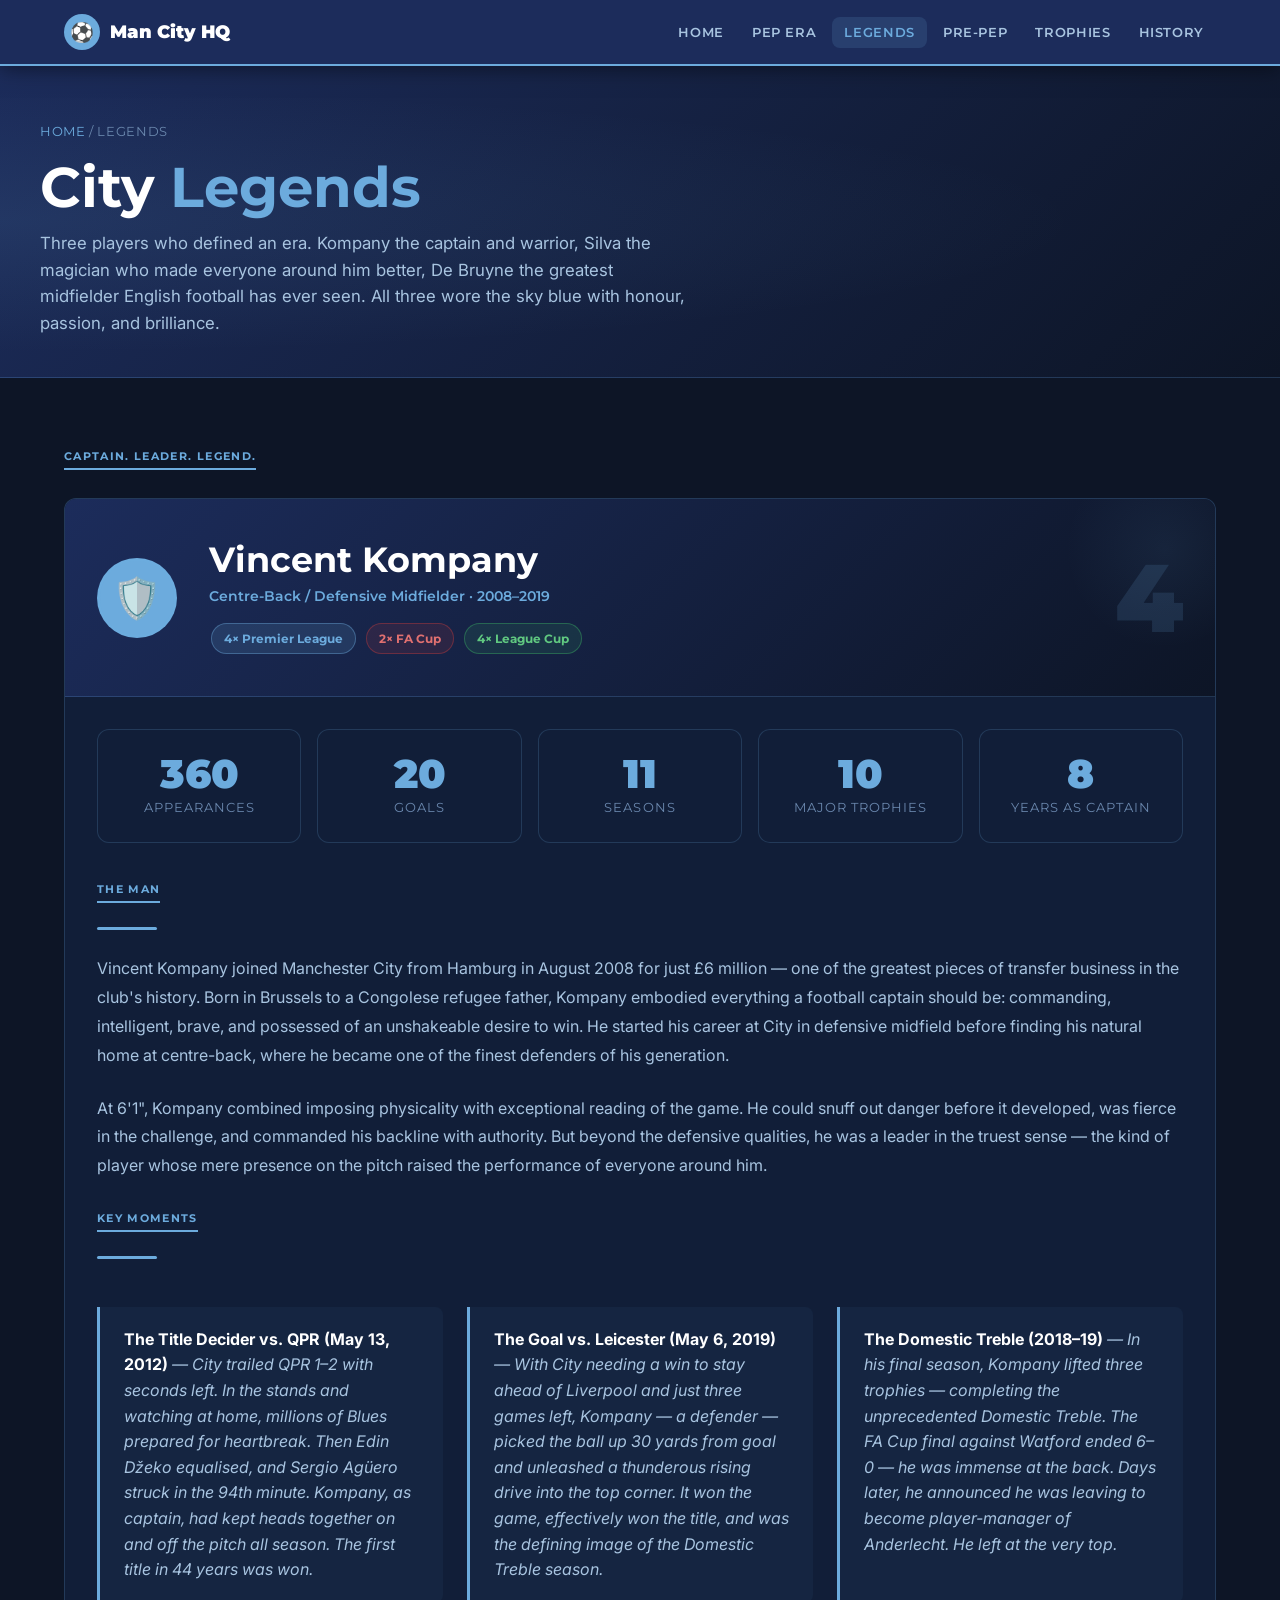
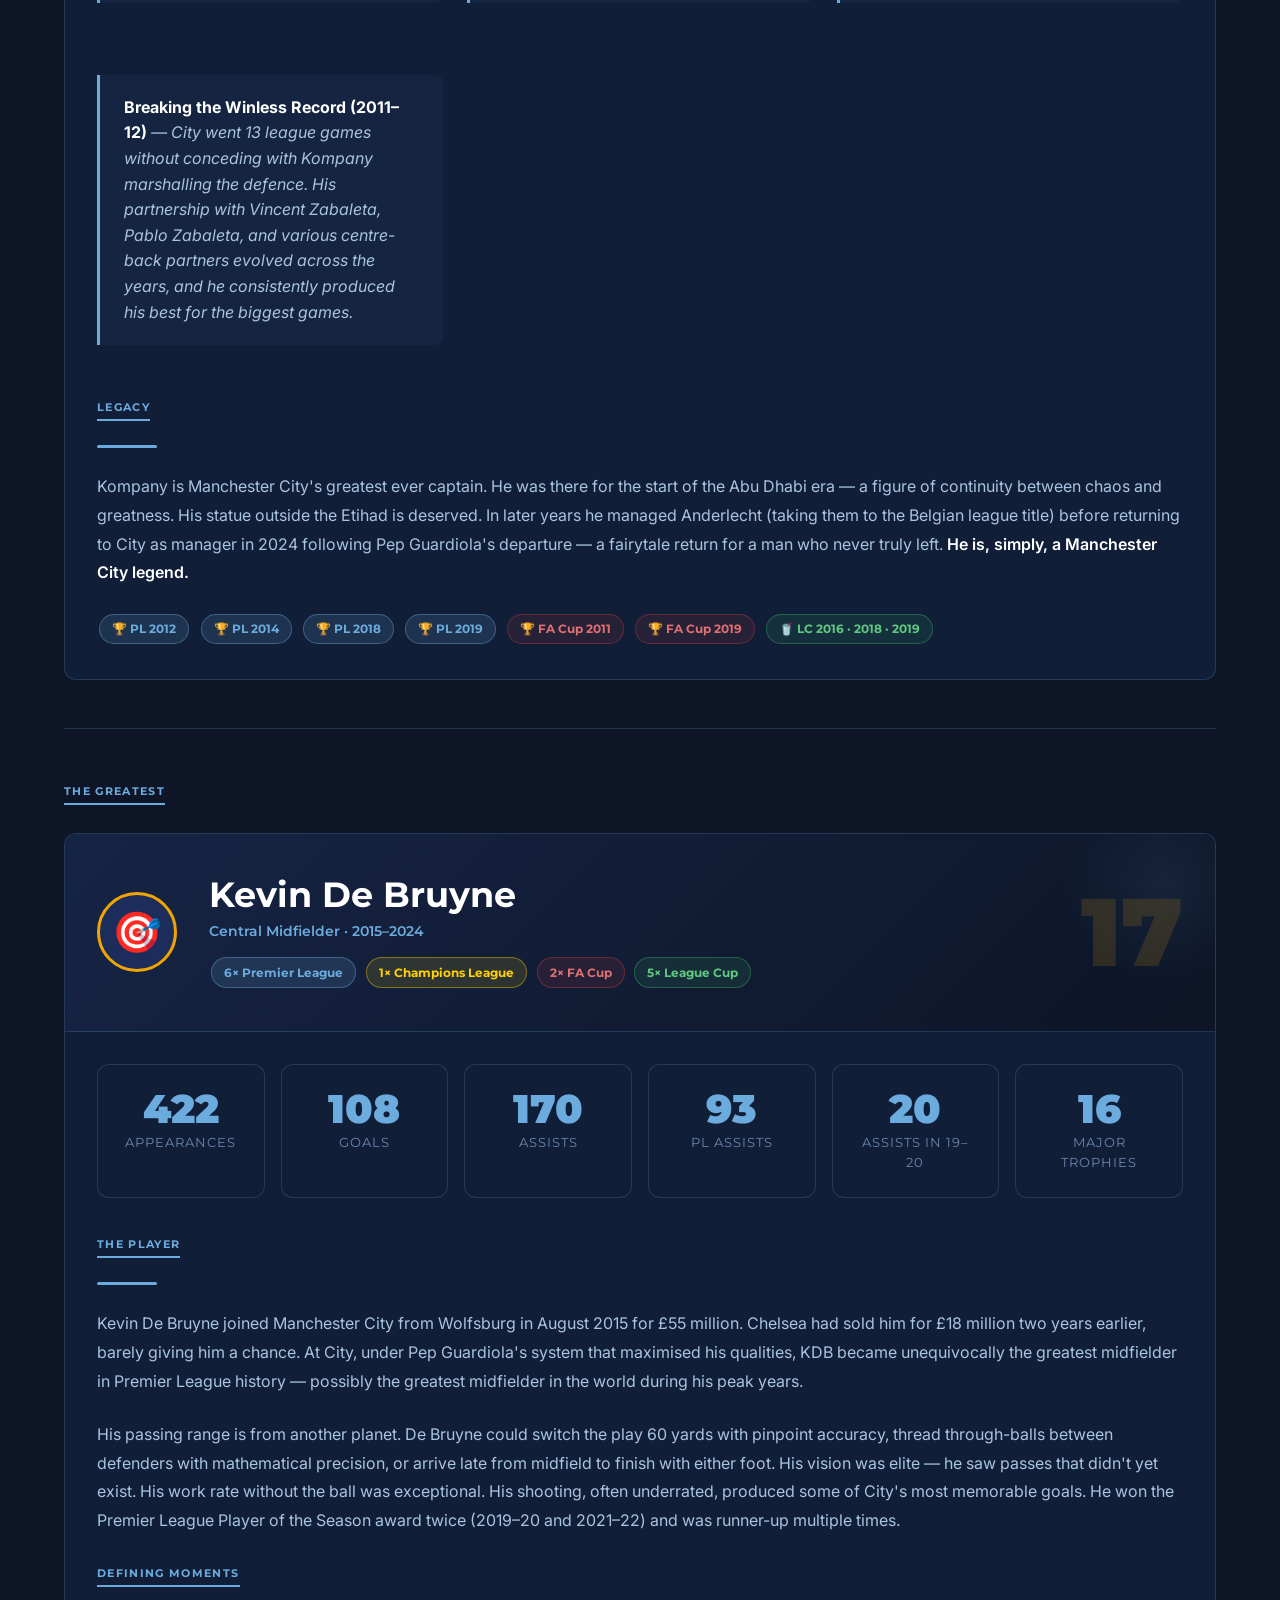
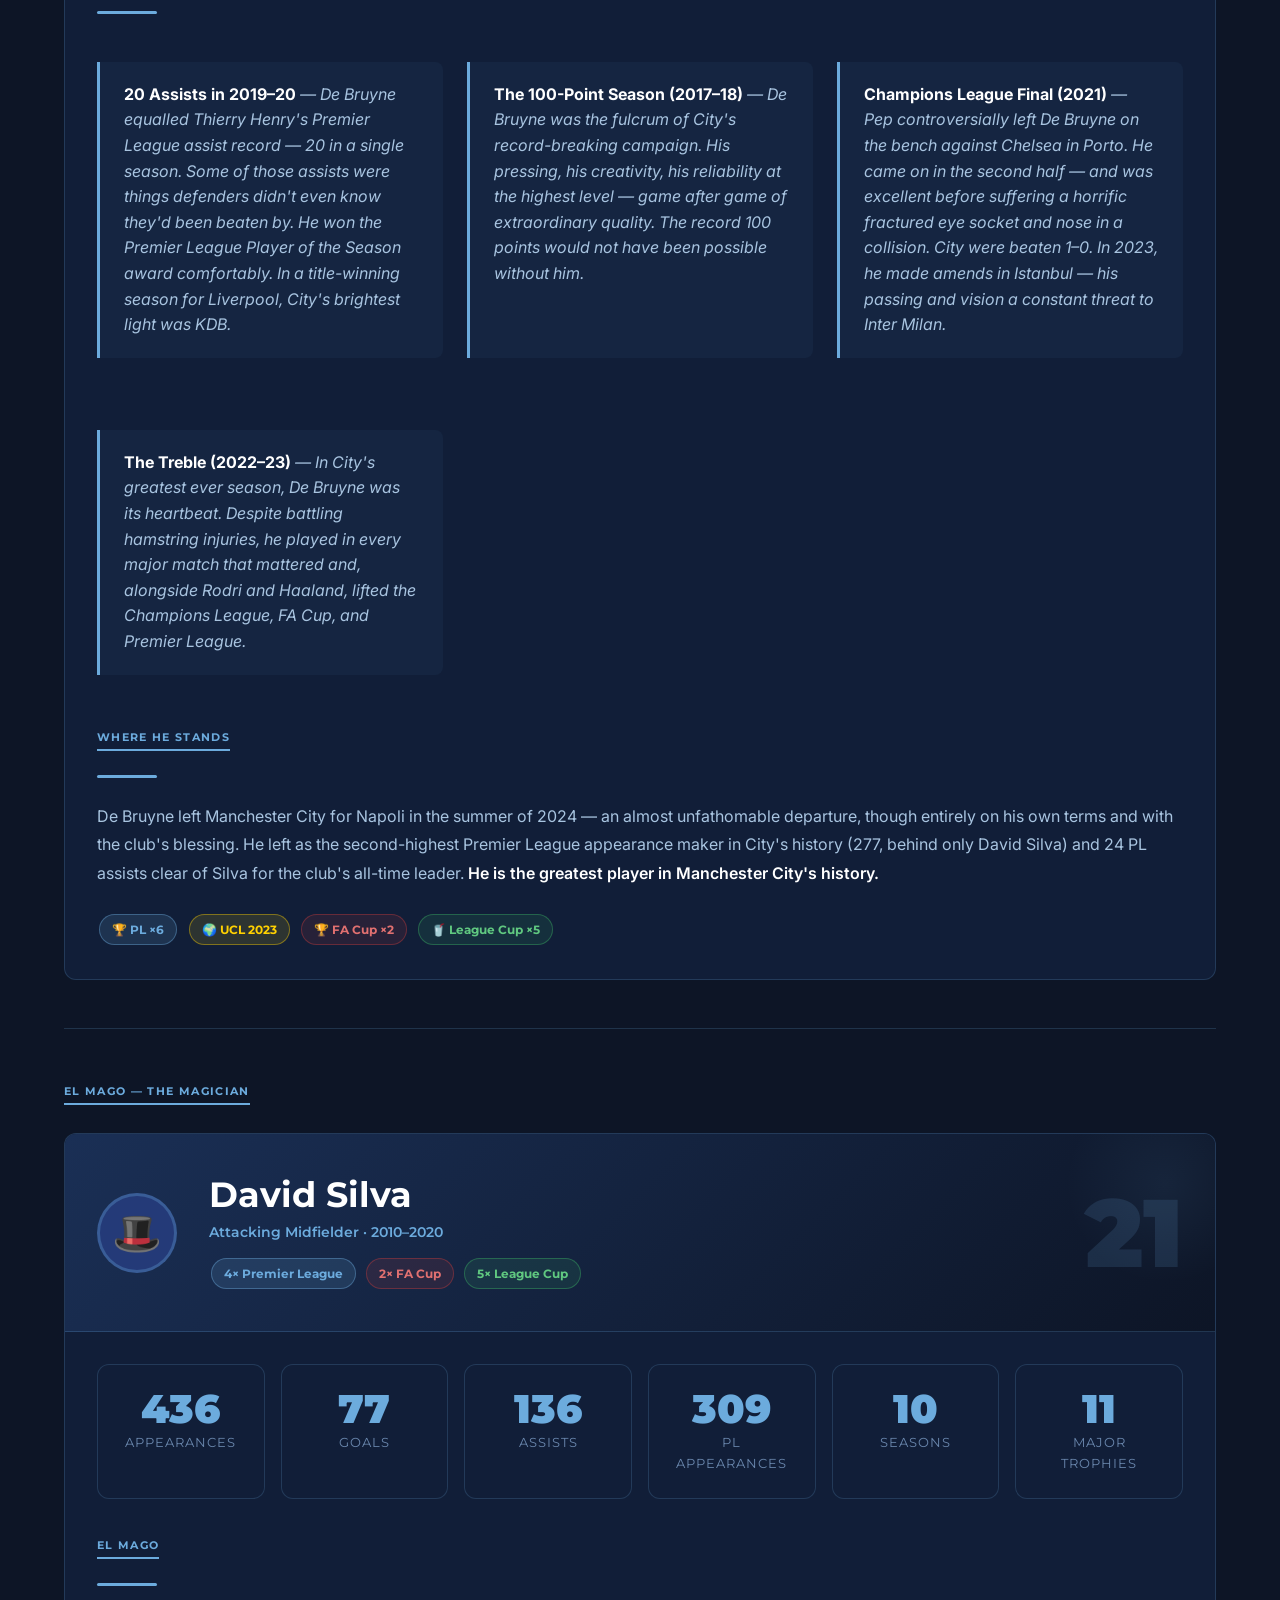
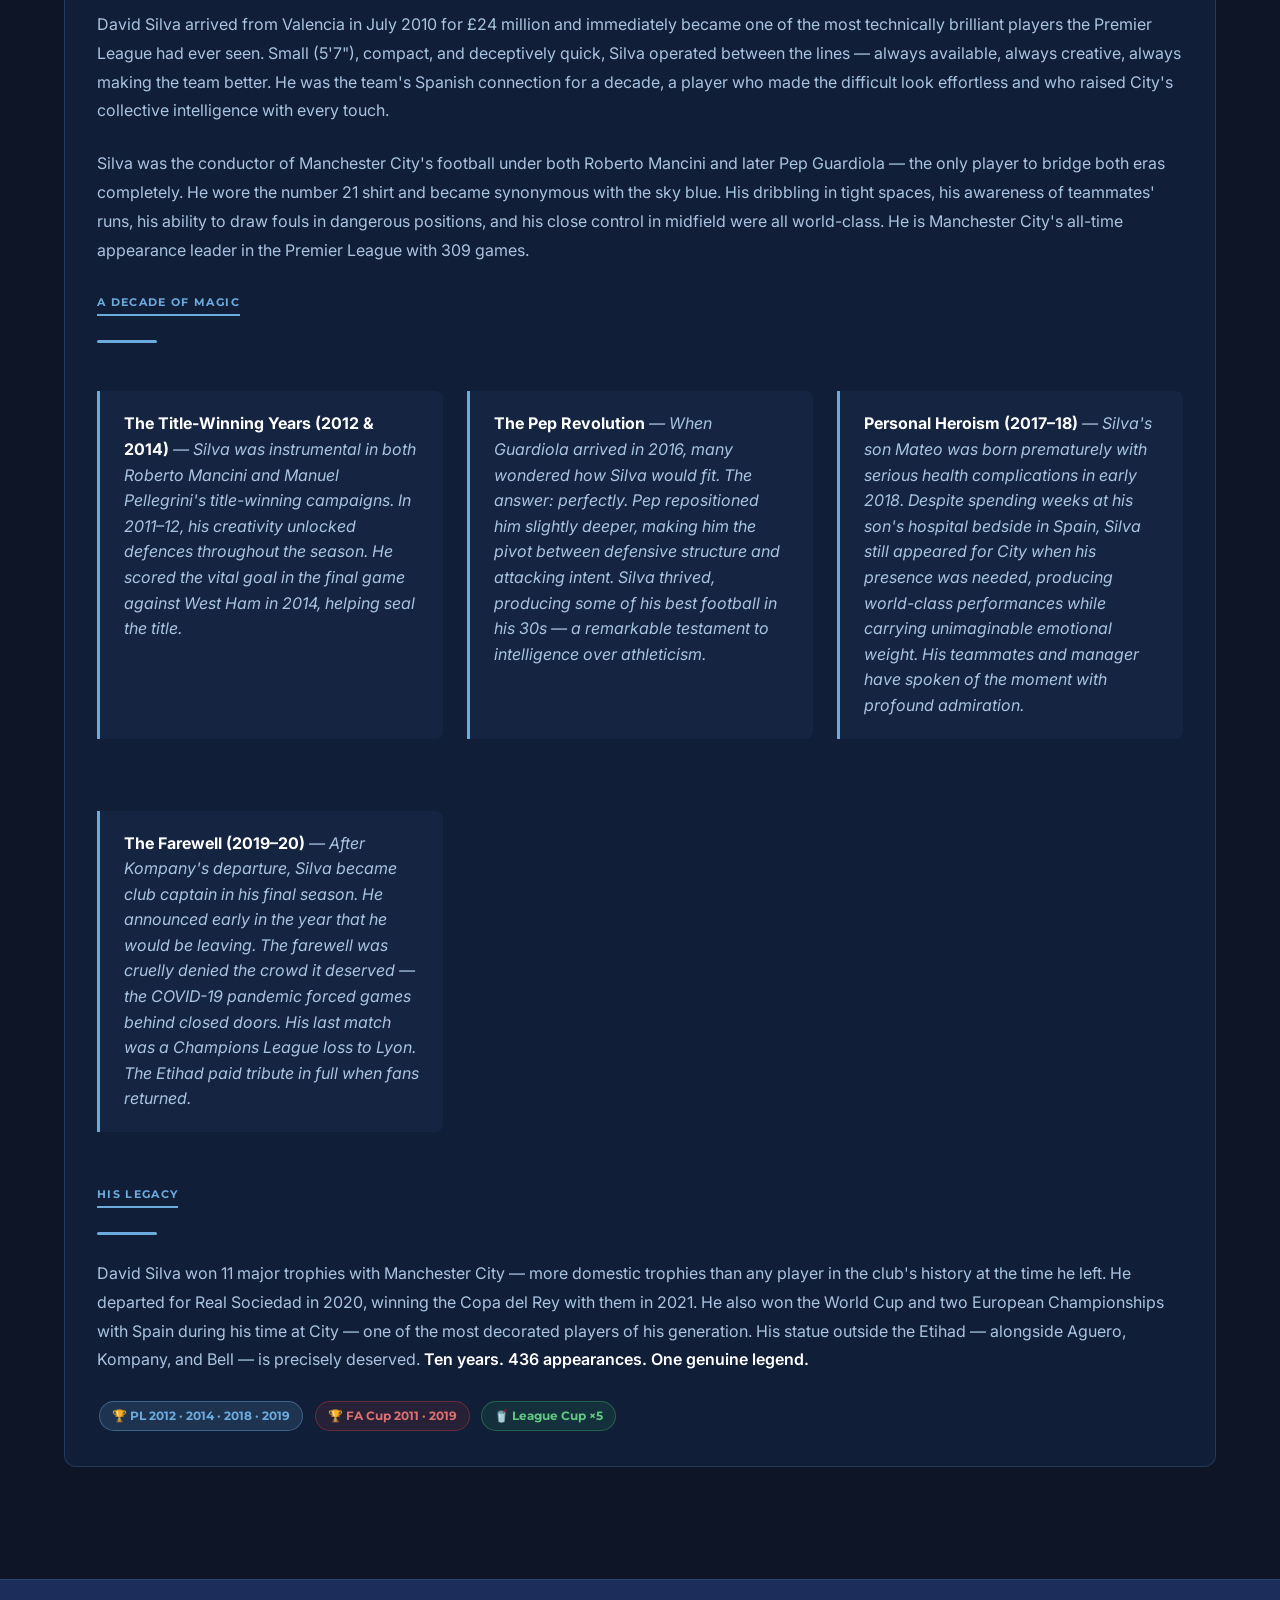
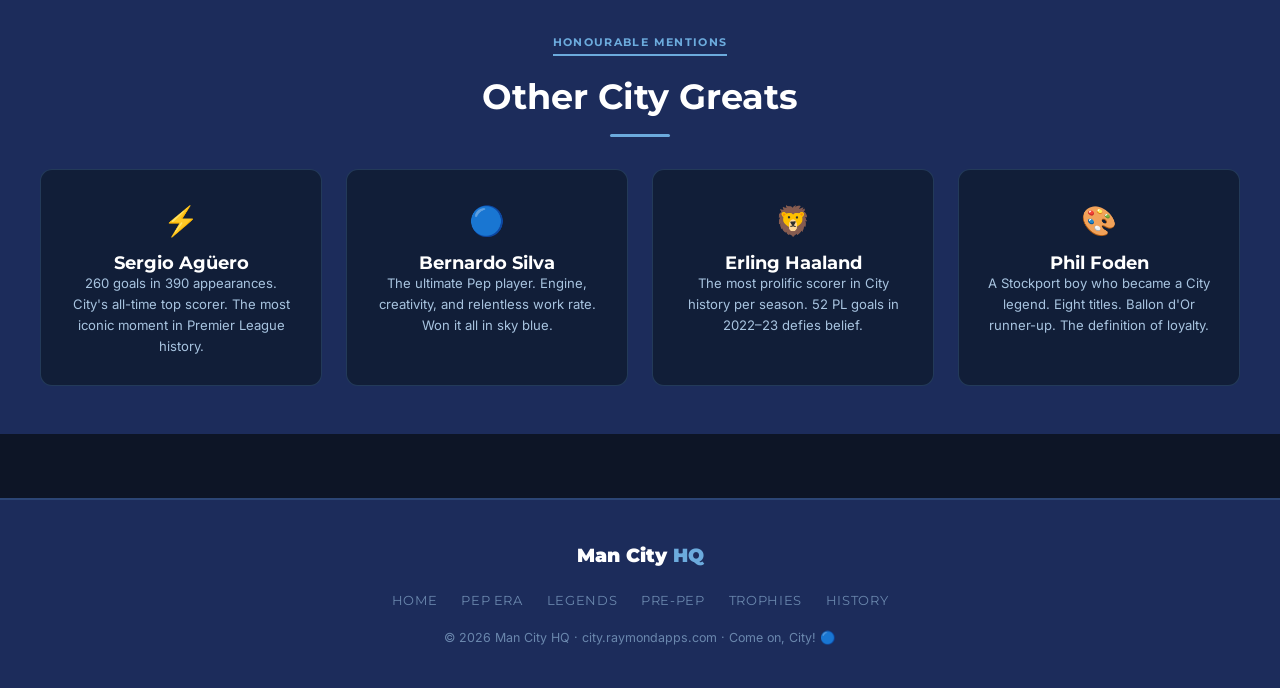
<file: city-site/legends.html>
<!DOCTYPE html>
<html lang="en">
<head>
  <meta charset="UTF-8" />
  <meta name="viewport" content="width=device-width, initial-scale=1.0" />
  <meta name="robots" content="noindex, nofollow" />
  <title>City Legends — Man City HQ</title>
  <meta name="description" content="Deep dives on Vincent Kompany, Kevin De Bruyne, and David Silva — Manchester City's all-time greats." />
  <link rel="stylesheet" href="styles.css" />
  <link rel="icon" href="data:image/svg+xml,<svg xmlns='http://www.w3.org/2000/svg' viewBox='0 0 100 100'><text y='.9em' font-size='90'>🔵</text></svg>" />
</head>
<body>

<nav class="navbar">
  <div class="nav-container">
    <a href="index.html" class="nav-logo">
      <span class="crest">⚽</span>Man City HQ
    </a>
    <button class="nav-toggle" onclick="toggleNav()" aria-label="Toggle menu">
      <span></span><span></span><span></span>
    </button>
    <ul class="nav-links" id="navLinks">
      <li><a href="index.html">Home</a></li>
      <li><a href="pep.html">Pep Era</a></li>
      <li><a href="legends.html" class="active">Legends</a></li>
      <li><a href="pre-pep.html">Pre-Pep</a></li>
      <li><a href="trophies.html">Trophies</a></li>
      <li><a href="history.html">History</a></li>
    </ul>
  </div>
</nav>

<div class="page-header">
  <div class="page-header-content">
    <div class="breadcrumb"><a href="index.html">Home</a> / Legends</div>
    <h1>City <span>Legends</span></h1>
    <p>Three players who defined an era. Kompany the captain and warrior, Silva the magician who made everyone around him better, De Bruyne the greatest midfielder English football has ever seen. All three wore the sky blue with honour, passion, and brilliance.</p>
  </div>
</div>

<div class="section">

  <!-- ======= VINCENT KOMPANY ======= -->
  <span class="section-label">Captain. Leader. Legend.</span>
  <div class="player-profile" style="margin-top:1rem;">
    <div class="player-header">
      <div class="player-avatar" style="font-size:2.5rem;">🛡️</div>
      <div class="player-info">
        <h2>Vincent Kompany</h2>
        <div class="position-years">Centre-Back / Defensive Midfielder · 2008–2019</div>
        <div style="display:flex;flex-wrap:wrap;gap:0.3rem;margin-top:0.5rem;">
          <span class="trophy-badge pl">4× Premier League</span>
          <span class="trophy-badge fa">2× FA Cup</span>
          <span class="trophy-badge cc">4× League Cup</span>
        </div>
      </div>
      <div class="player-number">4</div>
    </div>
    <div class="player-body">
      <div class="player-stats-grid">
        <div class="stat-box">
          <div class="stat-num">360</div>
          <div class="stat-label">Appearances</div>
        </div>
        <div class="stat-box">
          <div class="stat-num">20</div>
          <div class="stat-label">Goals</div>
        </div>
        <div class="stat-box">
          <div class="stat-num">11</div>
          <div class="stat-label">Seasons</div>
        </div>
        <div class="stat-box">
          <div class="stat-num">10</div>
          <div class="stat-label">Major Trophies</div>
        </div>
        <div class="stat-box">
          <div class="stat-num">8</div>
          <div class="stat-label">Years as Captain</div>
        </div>
      </div>

      <div class="section-label">The Man</div>
      <div class="section-divider"></div>
      <p style="color:var(--text-secondary);line-height:1.8;margin-bottom:1.5rem;">Vincent Kompany joined Manchester City from Hamburg in August 2008 for just £6 million — one of the greatest pieces of transfer business in the club's history. Born in Brussels to a Congolese refugee father, Kompany embodied everything a football captain should be: commanding, intelligent, brave, and possessed of an unshakeable desire to win. He started his career at City in defensive midfield before finding his natural home at centre-back, where he became one of the finest defenders of his generation.</p>

      <p style="color:var(--text-secondary);line-height:1.8;margin-bottom:1.5rem;">At 6'1", Kompany combined imposing physicality with exceptional reading of the game. He could snuff out danger before it developed, was fierce in the challenge, and commanded his backline with authority. But beyond the defensive qualities, he was a leader in the truest sense — the kind of player whose mere presence on the pitch raised the performance of everyone around him.</p>

      <div class="section-label">Key Moments</div>
      <div class="section-divider"></div>

      <div class="card-grid card-grid-2" style="margin-bottom:1.5rem;">
        <div class="highlight-block">
          <p><strong>The Title Decider vs. QPR (May 13, 2012)</strong> — City trailed QPR 1–2 with seconds left. In the stands and watching at home, millions of Blues prepared for heartbreak. Then Edin Džeko equalised, and Sergio Agüero struck in the 94th minute. Kompany, as captain, had kept heads together on and off the pitch all season. The first title in 44 years was won.</p>
        </div>
        <div class="highlight-block">
          <p><strong>The Goal vs. Leicester (May 6, 2019)</strong> — With City needing a win to stay ahead of Liverpool and just three games left, Kompany — a defender — picked the ball up 30 yards from goal and unleashed a thunderous rising drive into the top corner. It won the game, effectively won the title, and was the defining image of the Domestic Treble season.</p>
        </div>
        <div class="highlight-block">
          <p><strong>The Domestic Treble (2018–19)</strong> — In his final season, Kompany lifted three trophies — completing the unprecedented Domestic Treble. The FA Cup final against Watford ended 6–0 — he was immense at the back. Days later, he announced he was leaving to become player-manager of Anderlecht. He left at the very top.</p>
        </div>
        <div class="highlight-block">
          <p><strong>Breaking the Winless Record (2011–12)</strong> — City went 13 league games without conceding with Kompany marshalling the defence. His partnership with Vincent Zabaleta, Pablo Zabaleta, and various centre-back partners evolved across the years, and he consistently produced his best for the biggest games.</p>
        </div>
      </div>

      <div class="section-label">Legacy</div>
      <div class="section-divider"></div>
      <p style="color:var(--text-secondary);line-height:1.8;">Kompany is Manchester City's greatest ever captain. He was there for the start of the Abu Dhabi era — a figure of continuity between chaos and greatness. His statue outside the Etihad is deserved. In later years he managed Anderlecht (taking them to the Belgian league title) before returning to City as manager in 2024 following Pep Guardiola's departure — a fairytale return for a man who never truly left. <span style="color:var(--city-white);font-weight:600;">He is, simply, a Manchester City legend.</span></p>

      <div style="margin-top:1.5rem;display:flex;flex-wrap:wrap;gap:0.4rem;">
        <span class="trophy-badge pl">🏆 PL 2012</span>
        <span class="trophy-badge pl">🏆 PL 2014</span>
        <span class="trophy-badge pl">🏆 PL 2018</span>
        <span class="trophy-badge pl">🏆 PL 2019</span>
        <span class="trophy-badge fa">🏆 FA Cup 2011</span>
        <span class="trophy-badge fa">🏆 FA Cup 2019</span>
        <span class="trophy-badge cc">🥤 LC 2016 · 2018 · 2019</span>
      </div>
    </div>
  </div>

  <hr class="divider" />

  <!-- ======= KEVIN DE BRUYNE ======= -->
  <span class="section-label">The Greatest</span>
  <div class="player-profile" style="margin-top:1rem;">
    <div class="player-header" style="background:linear-gradient(135deg, #162445 0%, #0d1526 100%);">
      <div class="player-avatar" style="background:#1C2C5B;font-size:2.5rem;border-color:var(--city-gold);">🎯</div>
      <div class="player-info">
        <h2>Kevin De Bruyne</h2>
        <div class="position-years">Central Midfielder · 2015–2024</div>
        <div style="display:flex;flex-wrap:wrap;gap:0.3rem;margin-top:0.5rem;">
          <span class="trophy-badge pl">6× Premier League</span>
          <span class="trophy-badge cl">1× Champions League</span>
          <span class="trophy-badge fa">2× FA Cup</span>
          <span class="trophy-badge cc">5× League Cup</span>
        </div>
      </div>
      <div class="player-number" style="color:rgba(240,165,0,0.15);">17</div>
    </div>
    <div class="player-body">
      <div class="player-stats-grid">
        <div class="stat-box">
          <div class="stat-num">422</div>
          <div class="stat-label">Appearances</div>
        </div>
        <div class="stat-box">
          <div class="stat-num">108</div>
          <div class="stat-label">Goals</div>
        </div>
        <div class="stat-box">
          <div class="stat-num">170</div>
          <div class="stat-label">Assists</div>
        </div>
        <div class="stat-box">
          <div class="stat-num">93</div>
          <div class="stat-label">PL Assists</div>
        </div>
        <div class="stat-box">
          <div class="stat-num">20</div>
          <div class="stat-label">Assists in 19–20</div>
        </div>
        <div class="stat-box">
          <div class="stat-num">16</div>
          <div class="stat-label">Major Trophies</div>
        </div>
      </div>

      <div class="section-label">The Player</div>
      <div class="section-divider"></div>
      <p style="color:var(--text-secondary);line-height:1.8;margin-bottom:1.5rem;">Kevin De Bruyne joined Manchester City from Wolfsburg in August 2015 for £55 million. Chelsea had sold him for £18 million two years earlier, barely giving him a chance. At City, under Pep Guardiola's system that maximised his qualities, KDB became unequivocally the greatest midfielder in Premier League history — possibly the greatest midfielder in the world during his peak years.</p>

      <p style="color:var(--text-secondary);line-height:1.8;margin-bottom:1.5rem;">His passing range is from another planet. De Bruyne could switch the play 60 yards with pinpoint accuracy, thread through-balls between defenders with mathematical precision, or arrive late from midfield to finish with either foot. His vision was elite — he saw passes that didn't yet exist. His work rate without the ball was exceptional. His shooting, often underrated, produced some of City's most memorable goals. He won the Premier League Player of the Season award twice (2019–20 and 2021–22) and was runner-up multiple times.</p>

      <div class="section-label">Defining Moments</div>
      <div class="section-divider"></div>

      <div class="card-grid card-grid-2" style="margin-bottom:1.5rem;">
        <div class="highlight-block">
          <p><strong>20 Assists in 2019–20</strong> — De Bruyne equalled Thierry Henry's Premier League assist record — 20 in a single season. Some of those assists were things defenders didn't even know they'd been beaten by. He won the Premier League Player of the Season award comfortably. In a title-winning season for Liverpool, City's brightest light was KDB.</p>
        </div>
        <div class="highlight-block">
          <p><strong>The 100-Point Season (2017–18)</strong> — De Bruyne was the fulcrum of City's record-breaking campaign. His pressing, his creativity, his reliability at the highest level — game after game of extraordinary quality. The record 100 points would not have been possible without him.</p>
        </div>
        <div class="highlight-block">
          <p><strong>Champions League Final (2021)</strong> — Pep controversially left De Bruyne on the bench against Chelsea in Porto. He came on in the second half — and was excellent before suffering a horrific fractured eye socket and nose in a collision. City were beaten 1–0. In 2023, he made amends in Istanbul — his passing and vision a constant threat to Inter Milan.</p>
        </div>
        <div class="highlight-block">
          <p><strong>The Treble (2022–23)</strong> — In City's greatest ever season, De Bruyne was its heartbeat. Despite battling hamstring injuries, he played in every major match that mattered and, alongside Rodri and Haaland, lifted the Champions League, FA Cup, and Premier League.</p>
        </div>
      </div>

      <div class="section-label">Where He Stands</div>
      <div class="section-divider"></div>
      <p style="color:var(--text-secondary);line-height:1.8;">De Bruyne left Manchester City for Napoli in the summer of 2024 — an almost unfathomable departure, though entirely on his own terms and with the club's blessing. He left as the second-highest Premier League appearance maker in City's history (277, behind only David Silva) and 24 PL assists clear of Silva for the club's all-time leader. <span style="color:var(--city-white);font-weight:600;">He is the greatest player in Manchester City's history.</span></p>

      <div style="margin-top:1.5rem;display:flex;flex-wrap:wrap;gap:0.4rem;">
        <span class="trophy-badge pl">🏆 PL ×6</span>
        <span class="trophy-badge cl">🌍 UCL 2023</span>
        <span class="trophy-badge fa">🏆 FA Cup ×2</span>
        <span class="trophy-badge cc">🥤 League Cup ×5</span>
      </div>
    </div>
  </div>

  <hr class="divider" />

  <!-- ======= DAVID SILVA ======= -->
  <span class="section-label">El Mago — The Magician</span>
  <div class="player-profile" style="margin-top:1rem;">
    <div class="player-header" style="background:linear-gradient(135deg, #1a2f55 0%, #0d1526 100%);">
      <div class="player-avatar" style="background:#243a78;font-size:2.5rem;">🎩</div>
      <div class="player-info">
        <h2>David Silva</h2>
        <div class="position-years">Attacking Midfielder · 2010–2020</div>
        <div style="display:flex;flex-wrap:wrap;gap:0.3rem;margin-top:0.5rem;">
          <span class="trophy-badge pl">4× Premier League</span>
          <span class="trophy-badge fa">2× FA Cup</span>
          <span class="trophy-badge cc">5× League Cup</span>
        </div>
      </div>
      <div class="player-number">21</div>
    </div>
    <div class="player-body">
      <div class="player-stats-grid">
        <div class="stat-box">
          <div class="stat-num">436</div>
          <div class="stat-label">Appearances</div>
        </div>
        <div class="stat-box">
          <div class="stat-num">77</div>
          <div class="stat-label">Goals</div>
        </div>
        <div class="stat-box">
          <div class="stat-num">136</div>
          <div class="stat-label">Assists</div>
        </div>
        <div class="stat-box">
          <div class="stat-num">309</div>
          <div class="stat-label">PL Appearances</div>
        </div>
        <div class="stat-box">
          <div class="stat-num">10</div>
          <div class="stat-label">Seasons</div>
        </div>
        <div class="stat-box">
          <div class="stat-num">11</div>
          <div class="stat-label">Major Trophies</div>
        </div>
      </div>

      <div class="section-label">El Mago</div>
      <div class="section-divider"></div>
      <p style="color:var(--text-secondary);line-height:1.8;margin-bottom:1.5rem;">David Silva arrived from Valencia in July 2010 for £24 million and immediately became one of the most technically brilliant players the Premier League had ever seen. Small (5'7"), compact, and deceptively quick, Silva operated between the lines — always available, always creative, always making the team better. He was the team's Spanish connection for a decade, a player who made the difficult look effortless and who raised City's collective intelligence with every touch.</p>

      <p style="color:var(--text-secondary);line-height:1.8;margin-bottom:1.5rem;">Silva was the conductor of Manchester City's football under both Roberto Mancini and later Pep Guardiola — the only player to bridge both eras completely. He wore the number 21 shirt and became synonymous with the sky blue. His dribbling in tight spaces, his awareness of teammates' runs, his ability to draw fouls in dangerous positions, and his close control in midfield were all world-class. He is Manchester City's all-time appearance leader in the Premier League with 309 games.</p>

      <div class="section-label">A Decade of Magic</div>
      <div class="section-divider"></div>

      <div class="card-grid card-grid-2" style="margin-bottom:1.5rem;">
        <div class="highlight-block">
          <p><strong>The Title-Winning Years (2012 & 2014)</strong> — Silva was instrumental in both Roberto Mancini and Manuel Pellegrini's title-winning campaigns. In 2011–12, his creativity unlocked defences throughout the season. He scored the vital goal in the final game against West Ham in 2014, helping seal the title.</p>
        </div>
        <div class="highlight-block">
          <p><strong>The Pep Revolution</strong> — When Guardiola arrived in 2016, many wondered how Silva would fit. The answer: perfectly. Pep repositioned him slightly deeper, making him the pivot between defensive structure and attacking intent. Silva thrived, producing some of his best football in his 30s — a remarkable testament to intelligence over athleticism.</p>
        </div>
        <div class="highlight-block">
          <p><strong>Personal Heroism (2017–18)</strong> — Silva's son Mateo was born prematurely with serious health complications in early 2018. Despite spending weeks at his son's hospital bedside in Spain, Silva still appeared for City when his presence was needed, producing world-class performances while carrying unimaginable emotional weight. His teammates and manager have spoken of the moment with profound admiration.</p>
        </div>
        <div class="highlight-block">
          <p><strong>The Farewell (2019–20)</strong> — After Kompany's departure, Silva became club captain in his final season. He announced early in the year that he would be leaving. The farewell was cruelly denied the crowd it deserved — the COVID-19 pandemic forced games behind closed doors. His last match was a Champions League loss to Lyon. The Etihad paid tribute in full when fans returned.</p>
        </div>
      </div>

      <div class="section-label">His Legacy</div>
      <div class="section-divider"></div>
      <p style="color:var(--text-secondary);line-height:1.8;">David Silva won 11 major trophies with Manchester City — more domestic trophies than any player in the club's history at the time he left. He departed for Real Sociedad in 2020, winning the Copa del Rey with them in 2021. He also won the World Cup and two European Championships with Spain during his time at City — one of the most decorated players of his generation. His statue outside the Etihad — alongside Aguero, Kompany, and Bell — is precisely deserved. <span style="color:var(--city-white);font-weight:600;">Ten years. 436 appearances. One genuine legend.</span></p>

      <div style="margin-top:1.5rem;display:flex;flex-wrap:wrap;gap:0.4rem;">
        <span class="trophy-badge pl">🏆 PL 2012 · 2014 · 2018 · 2019</span>
        <span class="trophy-badge fa">🏆 FA Cup 2011 · 2019</span>
        <span class="trophy-badge cc">🥤 League Cup ×5</span>
      </div>
    </div>
  </div>

</div><!-- end section -->

<div style="background:var(--city-navy);border-top:1px solid var(--border-color);padding:3rem 1.5rem;">
  <div style="max-width:1200px;margin:0 auto;text-align:center;">
    <span class="section-label">Honourable Mentions</span>
    <h2 style="color:var(--city-white);margin:0.5rem 0 1rem;">Other City Greats</h2>
    <div class="section-divider" style="margin:0 auto 2rem;"></div>
    <div class="card-grid card-grid-4">
      <div class="card" style="text-align:center;">
        <div style="font-size:1.8rem;margin-bottom:0.5rem;">⚡</div>
        <h4 style="color:var(--city-white);">Sergio Agüero</h4>
        <p style="font-size:0.82rem;">260 goals in 390 appearances. City's all-time top scorer. The most iconic moment in Premier League history.</p>
      </div>
      <div class="card" style="text-align:center;">
        <div style="font-size:1.8rem;margin-bottom:0.5rem;">🔵</div>
        <h4 style="color:var(--city-white);">Bernardo Silva</h4>
        <p style="font-size:0.82rem;">The ultimate Pep player. Engine, creativity, and relentless work rate. Won it all in sky blue.</p>
      </div>
      <div class="card" style="text-align:center;">
        <div style="font-size:1.8rem;margin-bottom:0.5rem;">🦁</div>
        <h4 style="color:var(--city-white);">Erling Haaland</h4>
        <p style="font-size:0.82rem;">The most prolific scorer in City history per season. 52 PL goals in 2022–23 defies belief.</p>
      </div>
      <div class="card" style="text-align:center;">
        <div style="font-size:1.8rem;margin-bottom:0.5rem;">🎨</div>
        <h4 style="color:var(--city-white);">Phil Foden</h4>
        <p style="font-size:0.82rem;">A Stockport boy who became a City legend. Eight titles. Ballon d'Or runner-up. The definition of loyalty.</p>
      </div>
    </div>
  </div>
</div>

<footer>
  <div class="footer-content">
    <div class="footer-logo">Man City <span>HQ</span></div>
    <ul class="footer-links">
      <li><a href="index.html">Home</a></li>
      <li><a href="pep.html">Pep Era</a></li>
      <li><a href="legends.html">Legends</a></li>
      <li><a href="pre-pep.html">Pre-Pep</a></li>
      <li><a href="trophies.html">Trophies</a></li>
      <li><a href="history.html">History</a></li>
    </ul>
    <p class="footer-copy">© 2026 Man City HQ · city.raymondapps.com · Come on, City! 🔵</p>
  </div>
</footer>

<script>
function toggleNav() {
  document.getElementById('navLinks').classList.toggle('open');
}
</script>
</body>
</html>
</file>
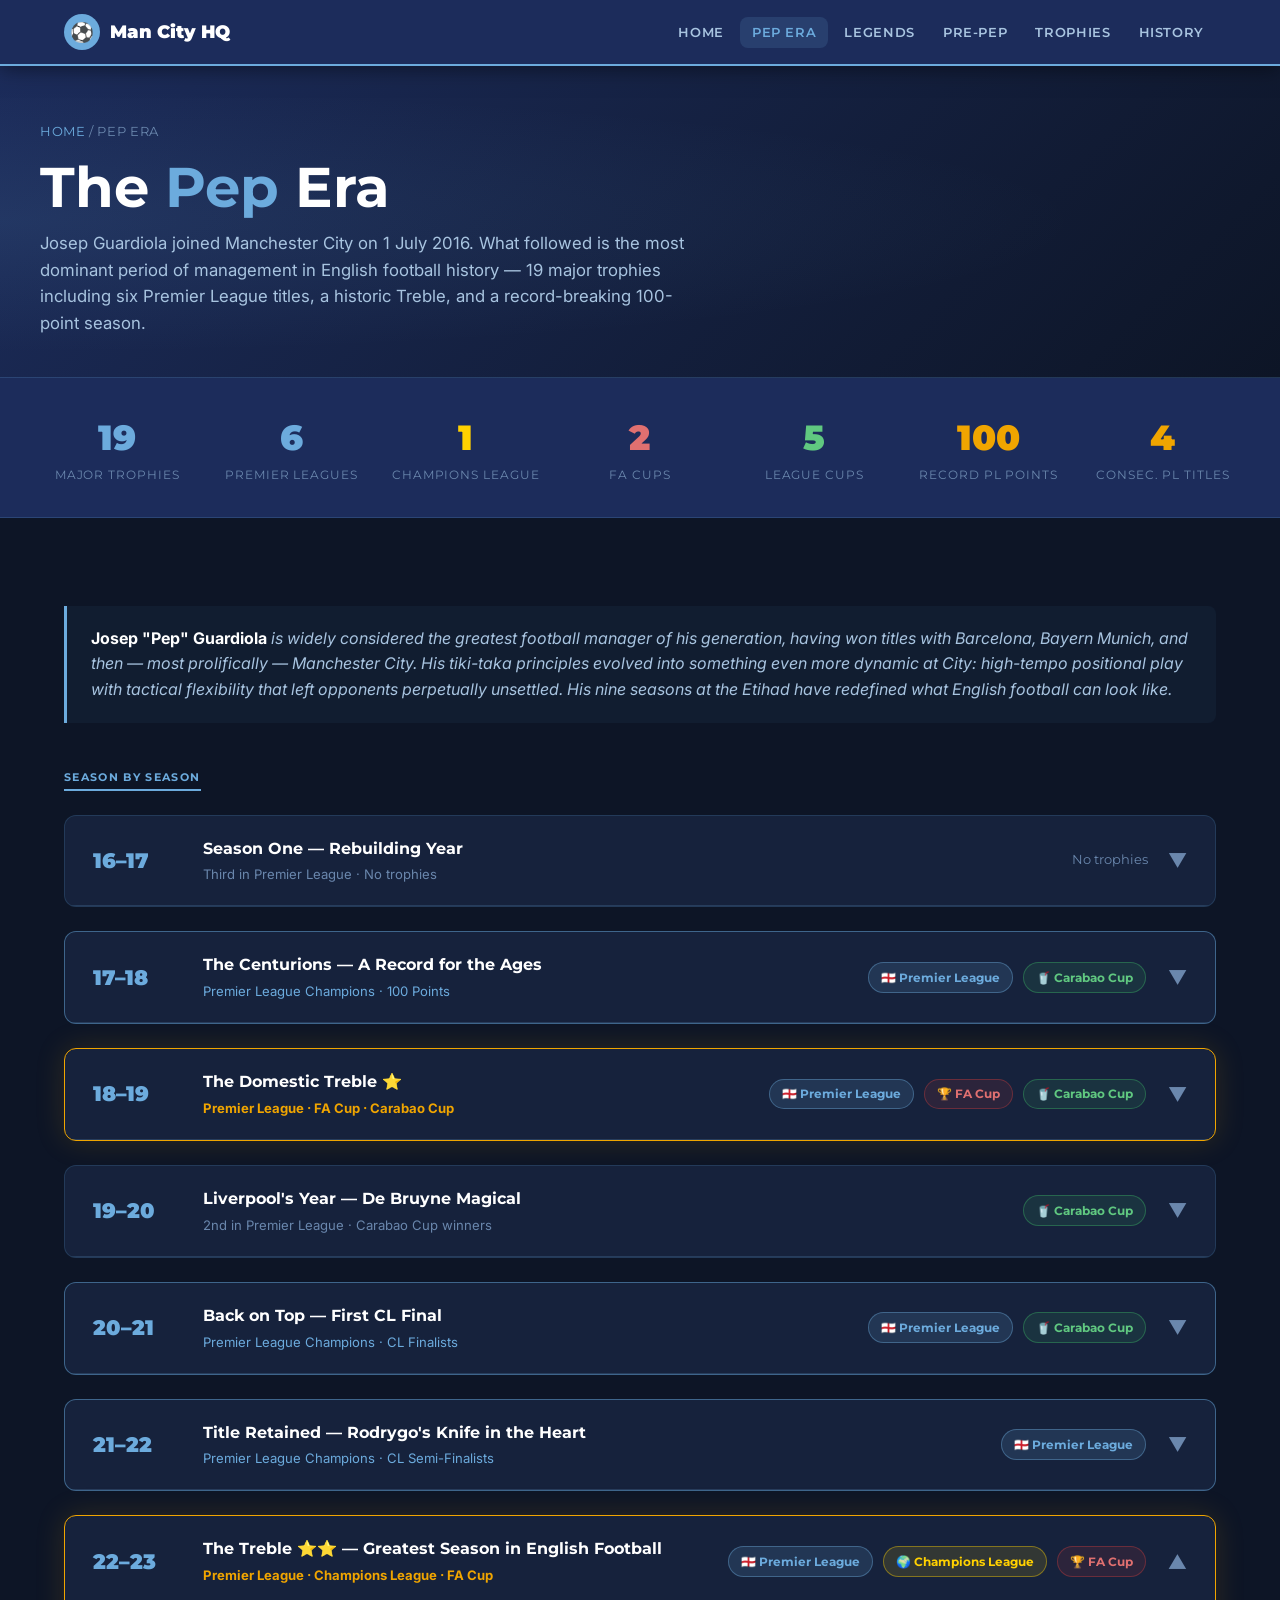
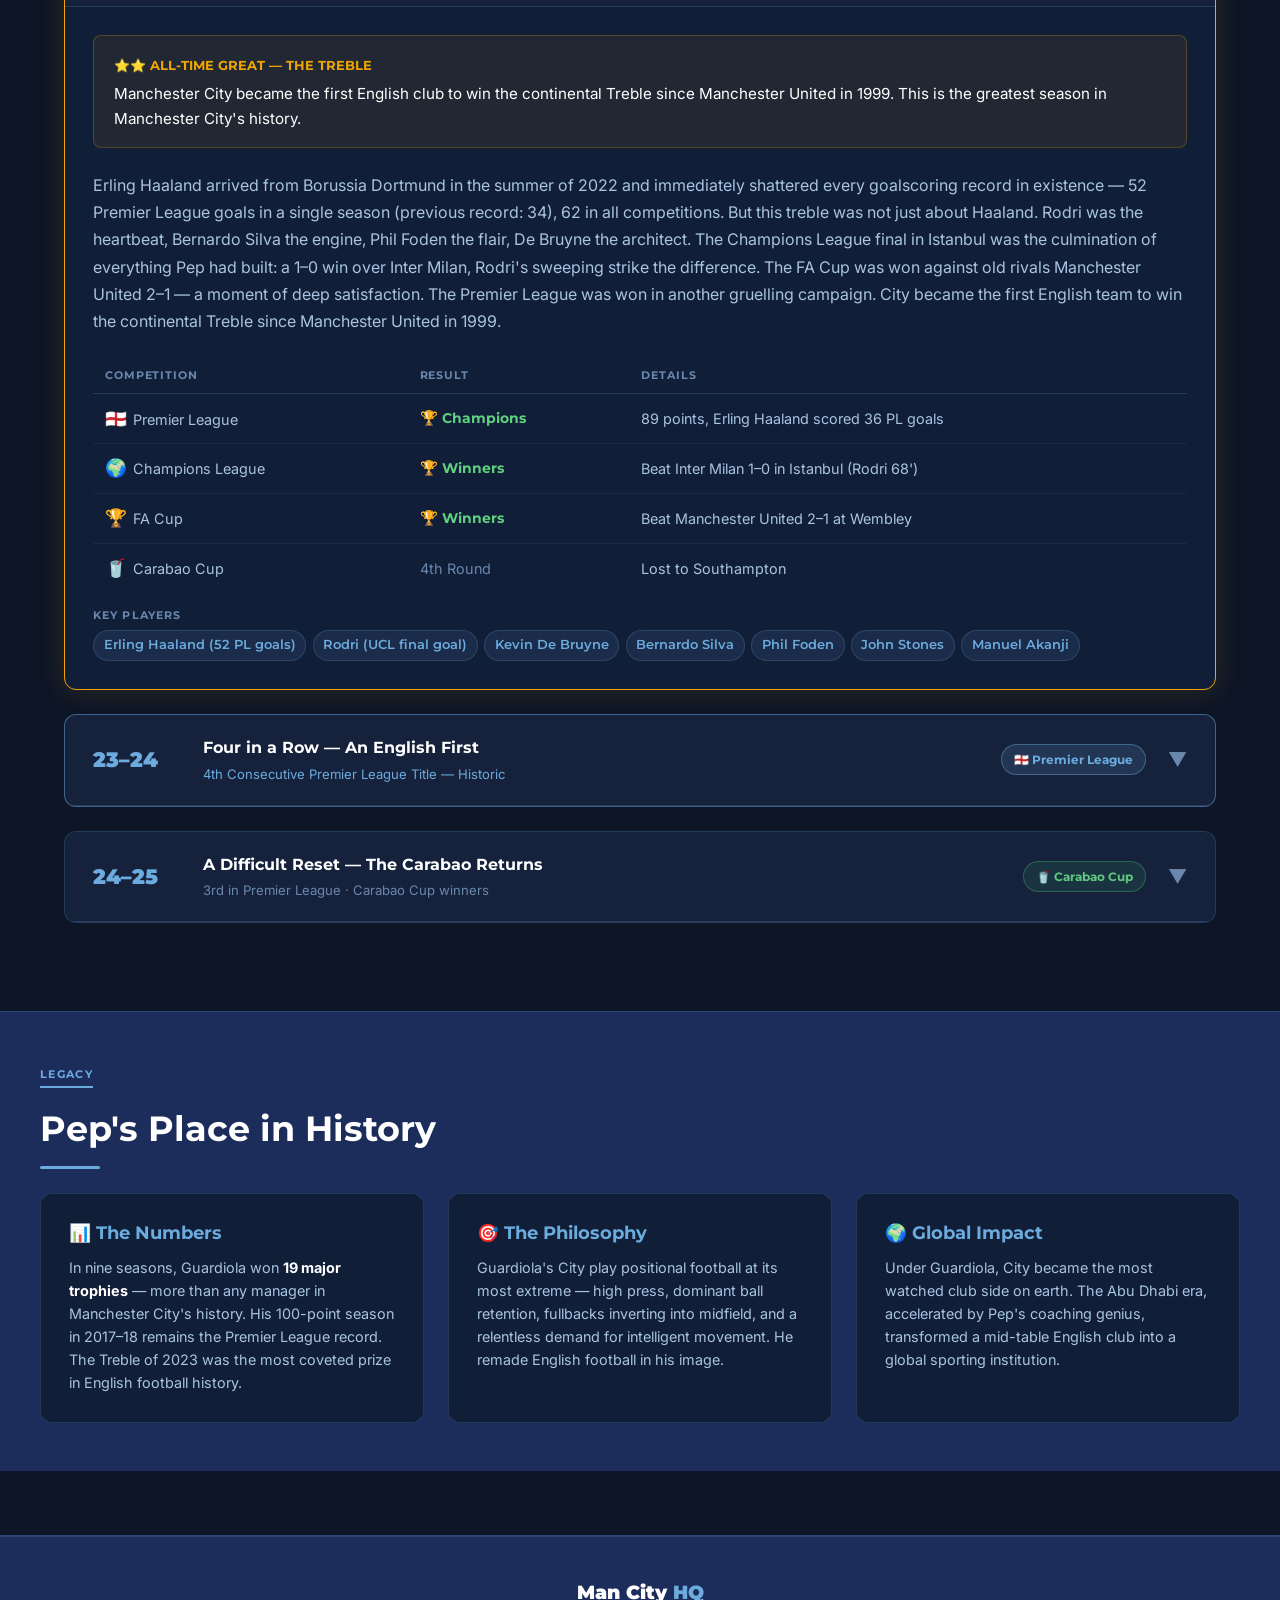
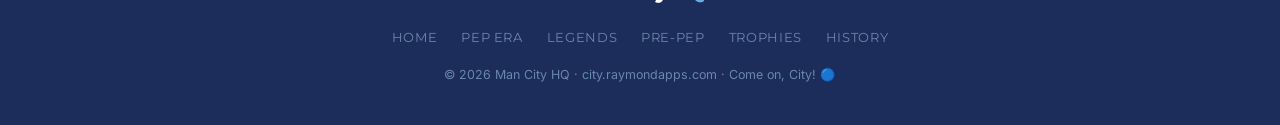
<file: city-site/pep.html>
<!DOCTYPE html>
<html lang="en">
<head>
  <meta charset="UTF-8" />
  <meta name="viewport" content="width=device-width, initial-scale=1.0" />
  <meta name="robots" content="noindex, nofollow" />
  <title>The Pep Era — Man City HQ</title>
  <meta name="description" content="Pep Guardiola's complete season-by-season record at Manchester City — trophies, highlights and key players." />
  <link rel="stylesheet" href="styles.css" />
  <link rel="icon" href="data:image/svg+xml,<svg xmlns='http://www.w3.org/2000/svg' viewBox='0 0 100 100'><text y='.9em' font-size='90'>🔵</text></svg>" />
</head>
<body>

<nav class="navbar">
  <div class="nav-container">
    <a href="index.html" class="nav-logo">
      <span class="crest">⚽</span>Man City HQ
    </a>
    <button class="nav-toggle" onclick="toggleNav()" aria-label="Toggle menu">
      <span></span><span></span><span></span>
    </button>
    <ul class="nav-links" id="navLinks">
      <li><a href="index.html">Home</a></li>
      <li><a href="pep.html" class="active">Pep Era</a></li>
      <li><a href="legends.html">Legends</a></li>
      <li><a href="pre-pep.html">Pre-Pep</a></li>
      <li><a href="trophies.html">Trophies</a></li>
      <li><a href="history.html">History</a></li>
    </ul>
  </div>
</nav>

<!-- PAGE HEADER -->
<div class="page-header">
  <div class="page-header-content">
    <div class="breadcrumb"><a href="index.html">Home</a> / Pep Era</div>
    <h1>The <span>Pep</span> Era</h1>
    <p>Josep Guardiola joined Manchester City on 1 July 2016. What followed is the most dominant period of management in English football history — 19 major trophies including six Premier League titles, a historic Treble, and a record-breaking 100-point season.</p>
  </div>
</div>

<!-- PEP OVERVIEW STATS -->
<div style="background:var(--city-navy);border-bottom:1px solid var(--border-color);padding:2rem 1.5rem;">
  <div style="max-width:1200px;margin:0 auto;display:grid;grid-template-columns:repeat(auto-fit,minmax(140px,1fr));gap:1.25rem;text-align:center;">
    <div>
      <div style="font-family:'Montserrat',sans-serif;font-weight:900;font-size:2.2rem;color:var(--city-blue)">19</div>
      <div style="font-size:0.72rem;color:var(--text-muted);text-transform:uppercase;letter-spacing:0.08em;font-family:'Montserrat',sans-serif;">Major Trophies</div>
    </div>
    <div>
      <div style="font-family:'Montserrat',sans-serif;font-weight:900;font-size:2.2rem;color:var(--city-blue)">6</div>
      <div style="font-size:0.72rem;color:var(--text-muted);text-transform:uppercase;letter-spacing:0.08em;font-family:'Montserrat',sans-serif;">Premier Leagues</div>
    </div>
    <div>
      <div style="font-family:'Montserrat',sans-serif;font-weight:900;font-size:2.2rem;color:#ffd100">1</div>
      <div style="font-size:0.72rem;color:var(--text-muted);text-transform:uppercase;letter-spacing:0.08em;font-family:'Montserrat',sans-serif;">Champions League</div>
    </div>
    <div>
      <div style="font-family:'Montserrat',sans-serif;font-weight:900;font-size:2.2rem;color:#e07070">2</div>
      <div style="font-size:0.72rem;color:var(--text-muted);text-transform:uppercase;letter-spacing:0.08em;font-family:'Montserrat',sans-serif;">FA Cups</div>
    </div>
    <div>
      <div style="font-family:'Montserrat',sans-serif;font-weight:900;font-size:2.2rem;color:#60c880">5</div>
      <div style="font-size:0.72rem;color:var(--text-muted);text-transform:uppercase;letter-spacing:0.08em;font-family:'Montserrat',sans-serif;">League Cups</div>
    </div>
    <div>
      <div style="font-family:'Montserrat',sans-serif;font-weight:900;font-size:2.2rem;color:var(--city-gold)">100</div>
      <div style="font-size:0.72rem;color:var(--text-muted);text-transform:uppercase;letter-spacing:0.08em;font-family:'Montserrat',sans-serif;">Record PL Points</div>
    </div>
    <div>
      <div style="font-family:'Montserrat',sans-serif;font-weight:900;font-size:2.2rem;color:var(--city-gold)">4</div>
      <div style="font-size:0.72rem;color:var(--text-muted);text-transform:uppercase;letter-spacing:0.08em;font-family:'Montserrat',sans-serif;">Consec. PL Titles</div>
    </div>
  </div>
</div>

<!-- INTRO -->
<div class="section">
  <div class="highlight-block">
    <p><strong>Josep "Pep" Guardiola</strong> is widely considered the greatest football manager of his generation, having won titles with Barcelona, Bayern Munich, and then — most prolifically — Manchester City. His tiki-taka principles evolved into something even more dynamic at City: high-tempo positional play with tactical flexibility that left opponents perpetually unsettled. His nine seasons at the Etihad have redefined what English football can look like.</p>
  </div>

  <!-- SEASON CARDS -->
  <div style="margin-top:2.5rem;">
    <div class="section-label mb-3">Season by Season</div>

    <!-- 2016–17 -->
    <div class="season-card" id="s2016">
      <div class="season-header" onclick="toggleSeason('s2016')">
        <div class="season-year">16–17</div>
        <div class="season-label">
          <div class="title">Season One — Rebuilding Year</div>
          <div style="color:var(--text-muted);font-size:0.82rem;">Third in Premier League · No trophies</div>
        </div>
        <div class="season-trophies">
          <span style="color:var(--text-muted);font-size:0.8rem;font-family:'Montserrat',sans-serif;">No trophies</span>
        </div>
        <div class="season-toggle">▼</div>
      </div>
      <div class="season-body">
        <p class="season-narrative">Guardiola's first season at City was a sobering lesson in the demands of English football. He arrived with a squad in need of significant overhaul — particularly in defence and fullback — and despite moments of brilliance, City finished a trophyless third. The campaign exposed vulnerabilities at the back, particularly with an ageing goalkeeper situation, and Guardiola immediately identified the need for a total defensive rebuild. Still, flashes of the Pep philosophy were unmistakable, and the foundations for what came next were being laid.</p>
        <table class="comp-table">
          <thead><tr><th>Competition</th><th>Result</th><th>Details</th></tr></thead>
          <tbody>
            <tr><td><span class="comp-icon">🏴󠁧󠁢󠁥󠁮󠁧󠁿</span>Premier League</td><td class="result-out">3rd Place</td><td>78 points — City never threatened for the title</td></tr>
            <tr><td><span class="comp-icon">🌍</span>Champions League</td><td class="result-out">Round of 16</td><td>Lost to Monaco 5–3 on aggregate</td></tr>
            <tr><td><span class="comp-icon">🏆</span>FA Cup</td><td class="result-out">Semi-Final</td><td>Lost to Arsenal</td></tr>
            <tr><td><span class="comp-icon">🥤</span>Carabao Cup</td><td class="result-out">Semi-Final</td><td>Lost to Manchester United</td></tr>
          </tbody>
        </table>
        <div class="key-players">
          <h5>Key Players</h5>
          <div class="player-tags">
            <span class="player-tag">Kevin De Bruyne</span>
            <span class="player-tag">David Silva</span>
            <span class="player-tag">Leroy Sané</span>
            <span class="player-tag">Raheem Sterling</span>
            <span class="player-tag">Sergio Agüero</span>
            <span class="player-tag">Vincent Kompany</span>
          </div>
        </div>
      </div>
    </div>

    <!-- 2017–18 -->
    <div class="season-card double" id="s2017">
      <div class="season-header" onclick="toggleSeason('s2017')">
        <div class="season-year">17–18</div>
        <div class="season-label">
          <div class="title">The Centurions — A Record for the Ages</div>
          <div style="color:var(--city-blue);font-size:0.82rem;">Premier League Champions · 100 Points</div>
        </div>
        <div class="season-trophies">
          <span class="trophy-badge pl">🏴󠁧󠁢󠁥󠁮󠁧󠁿 Premier League</span>
          <span class="trophy-badge cc">🥤 Carabao Cup</span>
        </div>
        <div class="season-toggle">▼</div>
      </div>
      <div class="season-body">
        <p class="season-narrative">The 2017–18 season announced Pep Guardiola's Manchester City to the world with unprecedented force. Backed by a summer of surgical investment — Ederson, Kyle Walker, Benjamin Mendy, Danilo — City played football that simply had no precedent in English football. They won the Premier League with a record 100 points, 106 goals, and 32 wins, clinching the title in April with five games to spare. Kevin De Bruyne was at the height of his powers — an all-time great playmaking performance. The Carabao Cup was won 3–0 against Arsenal at Wembley. Only Liverpool, inspired by a relentless Jürgen Klopp, managed to derail the treble bid in the FA Cup semi-final and Champions League quarter-final.</p>
        <table class="comp-table">
          <thead><tr><th>Competition</th><th>Result</th><th>Details</th></tr></thead>
          <tbody>
            <tr><td><span class="comp-icon">🏴󠁧󠁢󠁥󠁮󠁧󠁿</span>Premier League</td><td class="result-won">🏆 Champions</td><td>100 points, 32W, 106 goals — English record</td></tr>
            <tr><td><span class="comp-icon">🌍</span>Champions League</td><td class="result-out">Quarter-Final</td><td>Lost to Liverpool (Mohamed Salah era)</td></tr>
            <tr><td><span class="comp-icon">🏆</span>FA Cup</td><td class="result-out">Semi-Final</td><td>Lost to Liverpool</td></tr>
            <tr><td><span class="comp-icon">🥤</span>Carabao Cup</td><td class="result-won">🏆 Winners</td><td>Beat Arsenal 3–0 at Wembley</td></tr>
          </tbody>
        </table>
        <div class="key-players">
          <h5>Key Players</h5>
          <div class="player-tags">
            <span class="player-tag">Kevin De Bruyne</span>
            <span class="player-tag">Leroy Sané</span>
            <span class="player-tag">Raheem Sterling</span>
            <span class="player-tag">Ederson</span>
            <span class="player-tag">Kyle Walker</span>
            <span class="player-tag">David Silva</span>
            <span class="player-tag">Gabriel Jesus</span>
          </div>
        </div>
      </div>
    </div>

    <!-- 2018–19 DOMESTIC TREBLE -->
    <div class="season-card treble" id="s2018">
      <div class="season-header" onclick="toggleSeason('s2018')">
        <div class="season-year">18–19</div>
        <div class="season-label">
          <div class="title">The Domestic Treble ⭐</div>
          <div style="color:var(--city-gold);font-size:0.82rem;font-weight:700;">Premier League · FA Cup · Carabao Cup</div>
        </div>
        <div class="season-trophies">
          <span class="trophy-badge pl">🏴󠁧󠁢󠁥󠁮󠁧󠁿 Premier League</span>
          <span class="trophy-badge fa">🏆 FA Cup</span>
          <span class="trophy-badge cc">🥤 Carabao Cup</span>
        </div>
        <div class="season-toggle">▼</div>
      </div>
      <div class="season-body">
        <div style="background:rgba(240,165,0,0.08);border:1px solid rgba(240,165,0,0.25);border-radius:8px;padding:1rem 1.25rem;margin-bottom:1.5rem;">
          <span style="color:var(--city-gold);font-family:'Montserrat',sans-serif;font-weight:700;font-size:0.8rem;">⭐ HISTORIC ACHIEVEMENT</span>
          <p style="color:var(--city-white);font-size:0.95rem;margin-top:0.3rem;">Manchester City won the English Domestic Treble — the first men's team to do so in the top flight era.</p>
        </div>
        <p class="season-narrative">In the most gruelling title race in Premier League history, City and Liverpool pushed each other to extraordinary heights — City finishing with 98 points, Liverpool with 97 (the third and fourth highest totals ever recorded). Raheem Sterling exploded into world-class form, scoring 17 PL goals. The FA Cup final was a masterclass — Watford demolished 6–0 in one of the most dominant cup final performances ever. The Carabao Cup was won on penalties against Chelsea. Only Tottenham's away goals rule ended City's Champions League dreams in a dramatic quarter-final. The Domestic Treble was a feat of physical and mental excellence that will never be forgotten.</p>
        <table class="comp-table">
          <thead><tr><th>Competition</th><th>Result</th><th>Details</th></tr></thead>
          <tbody>
            <tr><td><span class="comp-icon">🏴󠁧󠁢󠁥󠁮󠁧󠁿</span>Premier League</td><td class="result-won">🏆 Champions</td><td>98 points — pipped Liverpool on goal difference</td></tr>
            <tr><td><span class="comp-icon">🌍</span>Champions League</td><td class="result-out">Quarter-Final</td><td>Lost to Tottenham on away goals</td></tr>
            <tr><td><span class="comp-icon">🏆</span>FA Cup</td><td class="result-won">🏆 Winners</td><td>Demolished Watford 6–0 at Wembley</td></tr>
            <tr><td><span class="comp-icon">🥤</span>Carabao Cup</td><td class="result-won">🏆 Winners</td><td>Beat Chelsea 4–3 on penalties at Wembley</td></tr>
          </tbody>
        </table>
        <div class="key-players">
          <h5>Key Players</h5>
          <div class="player-tags">
            <span class="player-tag">Raheem Sterling</span>
            <span class="player-tag">Bernardo Silva</span>
            <span class="player-tag">Vincent Kompany</span>
            <span class="player-tag">Aymeric Laporte</span>
            <span class="player-tag">Leroy Sané</span>
            <span class="player-tag">David Silva</span>
            <span class="player-tag">Ederson</span>
          </div>
        </div>
      </div>
    </div>

    <!-- 2019–20 -->
    <div class="season-card" id="s2019">
      <div class="season-header" onclick="toggleSeason('s2019')">
        <div class="season-year">19–20</div>
        <div class="season-label">
          <div class="title">Liverpool's Year — De Bruyne Magical</div>
          <div style="color:var(--text-muted);font-size:0.82rem;">2nd in Premier League · Carabao Cup winners</div>
        </div>
        <div class="season-trophies">
          <span class="trophy-badge cc">🥤 Carabao Cup</span>
        </div>
        <div class="season-toggle">▼</div>
      </div>
      <div class="season-body">
        <p class="season-narrative">This was Jürgen Klopp's Liverpool moment — the Reds ran away with the title by an extraordinary 18 points, City unable to match the pace of a team that had been building to this for years. Yet within City's season, Kevin De Bruyne delivered one of the greatest individual performances the Premier League has ever seen. He equalled Thierry Henry's all-time assist record of 20 in a season and won Player of the Year. The season was fractured by the COVID-19 pandemic — the top flight suspended for three months, resuming behind closed doors. City won a fourth consecutive Carabao Cup, beating Aston Villa 2–1 at Wembley in March before the shutdown. The Champions League ended in the Lisbon "mini-tournament" bubble, where City fell to Lyon in the quarter-finals.</p>
        <table class="comp-table">
          <thead><tr><th>Competition</th><th>Result</th><th>Details</th></tr></thead>
          <tbody>
            <tr><td><span class="comp-icon">🏴󠁧󠁢󠁥󠁮󠁧󠁿</span>Premier League</td><td class="result-runner">2nd Place</td><td>81 points — Liverpool won by 18 points</td></tr>
            <tr><td><span class="comp-icon">🌍</span>Champions League</td><td class="result-out">Quarter-Final</td><td>Lost to Lyon 1–3 in Lisbon bubble</td></tr>
            <tr><td><span class="comp-icon">🏆</span>FA Cup</td><td class="result-out">Semi-Final</td><td>Lost to Arsenal</td></tr>
            <tr><td><span class="comp-icon">🥤</span>Carabao Cup</td><td class="result-won">🏆 Winners</td><td>Beat Aston Villa 2–1 at Wembley</td></tr>
          </tbody>
        </table>
        <div class="key-players">
          <h5>Key Players</h5>
          <div class="player-tags">
            <span class="player-tag">Kevin De Bruyne (PL POTS)</span>
            <span class="player-tag">Raheem Sterling</span>
            <span class="player-tag">Ederson</span>
            <span class="player-tag">Aymeric Laporte</span>
            <span class="player-tag">Bernardo Silva</span>
            <span class="player-tag">Sergio Agüero</span>
          </div>
        </div>
      </div>
    </div>

    <!-- 2020–21 -->
    <div class="season-card double" id="s2020">
      <div class="season-header" onclick="toggleSeason('s2020')">
        <div class="season-year">20–21</div>
        <div class="season-label">
          <div class="title">Back on Top — First CL Final</div>
          <div style="color:var(--city-blue);font-size:0.82rem;">Premier League Champions · CL Finalists</div>
        </div>
        <div class="season-trophies">
          <span class="trophy-badge pl">🏴󠁧󠁢󠁥󠁮󠁧󠁿 Premier League</span>
          <span class="trophy-badge cc">🥤 Carabao Cup</span>
        </div>
        <div class="season-toggle">▼</div>
      </div>
      <div class="season-body">
        <p class="season-narrative">Two signings defined this season. Rúben Dias arrived from Benfica in September and immediately transformed City's defensive fragility — his partnership with John Stones was one of the best centre-back pairings in Europe. Phil Foden, 20 years old, emerged as a generational talent. City recovered from an indifferent autumn to go on a 21-game unbeaten run that clinched the title by a comfortable margin. Ilkay Gündogan's sensational winter form (12 goals between January and March) was a key catalyst. The Champions League final in Porto — City's first ever — was agonisingly lost 1–0 to Chelsea, with Pep notably omitting Fernandinho and Rodri from the starting line-up. The Carabao Cup was won for a fifth consecutive season, beating Tottenham 1–0.</p>
        <table class="comp-table">
          <thead><tr><th>Competition</th><th>Result</th><th>Details</th></tr></thead>
          <tbody>
            <tr><td><span class="comp-icon">🏴󠁧󠁢󠁥󠁮󠁧󠁿</span>Premier League</td><td class="result-won">🏆 Champions</td><td>86 points, confirmed with 5 games to spare</td></tr>
            <tr><td><span class="comp-icon">🌍</span>Champions League</td><td class="result-runner">Final</td><td>Lost to Chelsea 0–1 in Porto</td></tr>
            <tr><td><span class="comp-icon">🏆</span>FA Cup</td><td class="result-out">Semi-Final</td><td>Lost to Chelsea</td></tr>
            <tr><td><span class="comp-icon">🥤</span>Carabao Cup</td><td class="result-won">🏆 Winners</td><td>Beat Tottenham 1–0 at Wembley</td></tr>
          </tbody>
        </table>
        <div class="key-players">
          <h5>Key Players</h5>
          <div class="player-tags">
            <span class="player-tag">Rúben Dias (PL POTS)</span>
            <span class="player-tag">Phil Foden</span>
            <span class="player-tag">Ilkay Gündogan</span>
            <span class="player-tag">Kevin De Bruyne</span>
            <span class="player-tag">John Stones</span>
            <span class="player-tag">Bernardo Silva</span>
          </div>
        </div>
      </div>
    </div>

    <!-- 2021–22 -->
    <div class="season-card double" id="s2021">
      <div class="season-header" onclick="toggleSeason('s2021')">
        <div class="season-year">21–22</div>
        <div class="season-label">
          <div class="title">Title Retained — Rodrygo's Knife in the Heart</div>
          <div style="color:var(--city-blue);font-size:0.82rem;">Premier League Champions · CL Semi-Finalists</div>
        </div>
        <div class="season-trophies">
          <span class="trophy-badge pl">🏴󠁧󠁢󠁥󠁮󠁧󠁿 Premier League</span>
        </div>
        <div class="season-toggle">▼</div>
      </div>
      <div class="season-body">
        <p class="season-narrative">Another Premier League title, clinched in another intense duel with Liverpool that went down to the final week. City won 93 points but needed every one of them. The season's defining narrative, however, was the Champions League semi-final second leg at the Bernabéu — one of the most dramatic nights in the competition's history. City were winning 5–3 on aggregate with 90 minutes played, seemingly cruising to the final. Then Rodrygo struck twice in injury time for Real Madrid — the first a close-range header, the second 90 seconds later — to level the tie, before Benzema completed the comeback with a Panenka penalty in extra time. The devastation at the final whistle was palpable. The FA Cup final was lost to Liverpool 6–5 on penalties after a goalless 120 minutes.</p>
        <table class="comp-table">
          <thead><tr><th>Competition</th><th>Result</th><th>Details</th></tr></thead>
          <tbody>
            <tr><td><span class="comp-icon">🏴󠁧󠁢󠁥󠁮󠁧󠁿</span>Premier League</td><td class="result-won">🏆 Champions</td><td>93 points, neck-and-neck with Liverpool</td></tr>
            <tr><td><span class="comp-icon">🌍</span>Champions League</td><td class="result-runner">Semi-Final</td><td>Lost to Real Madrid 5–6 agg (extra time)</td></tr>
            <tr><td><span class="comp-icon">🏆</span>FA Cup</td><td class="result-runner">Final</td><td>Lost to Liverpool 6–5 on penalties (0–0 AET)</td></tr>
            <tr><td><span class="comp-icon">🥤</span>Carabao Cup</td><td class="result-out">4th Round</td><td>Eliminated early</td></tr>
          </tbody>
        </table>
        <div class="key-players">
          <h5>Key Players</h5>
          <div class="player-tags">
            <span class="player-tag">Kevin De Bruyne (PL POTS)</span>
            <span class="player-tag">Phil Foden</span>
            <span class="player-tag">Riyad Mahrez</span>
            <span class="player-tag">Bernardo Silva</span>
            <span class="player-tag">Rúben Dias</span>
            <span class="player-tag">John Stones</span>
          </div>
        </div>
      </div>
    </div>

    <!-- 2022–23 THE TREBLE -->
    <div class="season-card treble" id="s2022">
      <div class="season-header" onclick="toggleSeason('s2022')">
        <div class="season-year">22–23</div>
        <div class="season-label">
          <div class="title">The Treble ⭐⭐ — Greatest Season in English Football</div>
          <div style="color:var(--city-gold);font-size:0.82rem;font-weight:700;">Premier League · Champions League · FA Cup</div>
        </div>
        <div class="season-trophies">
          <span class="trophy-badge pl">🏴󠁧󠁢󠁥󠁮󠁧󠁿 Premier League</span>
          <span class="trophy-badge cl">🌍 Champions League</span>
          <span class="trophy-badge fa">🏆 FA Cup</span>
        </div>
        <div class="season-toggle">▼</div>
      </div>
      <div class="season-body">
        <div style="background:rgba(240,165,0,0.08);border:1px solid rgba(240,165,0,0.25);border-radius:8px;padding:1rem 1.25rem;margin-bottom:1.5rem;">
          <span style="color:var(--city-gold);font-family:'Montserrat',sans-serif;font-weight:700;font-size:0.8rem;">⭐⭐ ALL-TIME GREAT — THE TREBLE</span>
          <p style="color:var(--city-white);font-size:0.95rem;margin-top:0.3rem;">Manchester City became the first English club to win the continental Treble since Manchester United in 1999. This is the greatest season in Manchester City's history.</p>
        </div>
        <p class="season-narrative">Erling Haaland arrived from Borussia Dortmund in the summer of 2022 and immediately shattered every goalscoring record in existence — 52 Premier League goals in a single season (previous record: 34), 62 in all competitions. But this treble was not just about Haaland. Rodri was the heartbeat, Bernardo Silva the engine, Phil Foden the flair, De Bruyne the architect. The Champions League final in Istanbul was the culmination of everything Pep had built: a 1–0 win over Inter Milan, Rodri's sweeping strike the difference. The FA Cup was won against old rivals Manchester United 2–1 — a moment of deep satisfaction. The Premier League was won in another gruelling campaign. City became the first English team to win the continental Treble since Manchester United in 1999.</p>
        <table class="comp-table">
          <thead><tr><th>Competition</th><th>Result</th><th>Details</th></tr></thead>
          <tbody>
            <tr><td><span class="comp-icon">🏴󠁧󠁢󠁥󠁮󠁧󠁿</span>Premier League</td><td class="result-won">🏆 Champions</td><td>89 points, Erling Haaland scored 36 PL goals</td></tr>
            <tr><td><span class="comp-icon">🌍</span>Champions League</td><td class="result-won">🏆 Winners</td><td>Beat Inter Milan 1–0 in Istanbul (Rodri 68')</td></tr>
            <tr><td><span class="comp-icon">🏆</span>FA Cup</td><td class="result-won">🏆 Winners</td><td>Beat Manchester United 2–1 at Wembley</td></tr>
            <tr><td><span class="comp-icon">🥤</span>Carabao Cup</td><td class="result-out">4th Round</td><td>Lost to Southampton</td></tr>
          </tbody>
        </table>
        <div class="key-players">
          <h5>Key Players</h5>
          <div class="player-tags">
            <span class="player-tag">Erling Haaland (52 PL goals)</span>
            <span class="player-tag">Rodri (UCL final goal)</span>
            <span class="player-tag">Kevin De Bruyne</span>
            <span class="player-tag">Bernardo Silva</span>
            <span class="player-tag">Phil Foden</span>
            <span class="player-tag">John Stones</span>
            <span class="player-tag">Manuel Akanji</span>
          </div>
        </div>
      </div>
    </div>

    <!-- 2023–24 -->
    <div class="season-card double" id="s2023">
      <div class="season-header" onclick="toggleSeason('s2023')">
        <div class="season-year">23–24</div>
        <div class="season-label">
          <div class="title">Four in a Row — An English First</div>
          <div style="color:var(--city-blue);font-size:0.82rem;">4th Consecutive Premier League Title — Historic</div>
        </div>
        <div class="season-trophies">
          <span class="trophy-badge pl">🏴󠁧󠁢󠁥󠁮󠁧󠁿 Premier League</span>
        </div>
        <div class="season-toggle">▼</div>
      </div>
      <div class="season-body">
        <p class="season-narrative">Manchester City made history again — becoming the first men's team in the history of English top-flight football to win four consecutive league titles. The feat was achieved on the final day of the season with a 3–1 win over West Ham, in yet another remarkable title battle that went to the wire with Arsenal. Phil Foden was a Ballon d'Or contender, delivering the best individual season of his career. Rodri won the Ballon d'Or in October 2024 — the first Spanish player to do so since Luis Suárez in 1960. The Champions League was undone once more by Real Madrid in a penalty shootout following a gripping 4–4 aggregate draw in the quarter-finals. The FA Cup final was lost 2–1 to Manchester United. The Carabao Cup saw an early exit.</p>
        <table class="comp-table">
          <thead><tr><th>Competition</th><th>Result</th><th>Details</th></tr></thead>
          <tbody>
            <tr><td><span class="comp-icon">🏴󠁧󠁢󠁥󠁮󠁧󠁿</span>Premier League</td><td class="result-won">🏆 Champions</td><td>91 points — 4th consecutive title, an English record</td></tr>
            <tr><td><span class="comp-icon">🌍</span>Champions League</td><td class="result-runner">Quarter-Final</td><td>Lost to Real Madrid 4–4 agg (3–4 on penalties)</td></tr>
            <tr><td><span class="comp-icon">🏆</span>FA Cup</td><td class="result-runner">Final</td><td>Lost to Manchester United 2–1 at Wembley</td></tr>
            <tr><td><span class="comp-icon">🥤</span>Carabao Cup</td><td class="result-out">Early Exit</td><td>Eliminated before the final</td></tr>
          </tbody>
        </table>
        <div class="key-players">
          <h5>Key Players</h5>
          <div class="player-tags">
            <span class="player-tag">Phil Foden</span>
            <span class="player-tag">Rodri (Ballon d'Or)</span>
            <span class="player-tag">Erling Haaland</span>
            <span class="player-tag">Kevin De Bruyne</span>
            <span class="player-tag">Bernardo Silva</span>
            <span class="player-tag">Jeremy Doku</span>
          </div>
        </div>
      </div>
    </div>

    <!-- 2024–25 -->
    <div class="season-card" id="s2024">
      <div class="season-header" onclick="toggleSeason('s2024')">
        <div class="season-year">24–25</div>
        <div class="season-label">
          <div class="title">A Difficult Reset — The Carabao Returns</div>
          <div style="color:var(--text-muted);font-size:0.82rem;">3rd in Premier League · Carabao Cup winners</div>
        </div>
        <div class="season-trophies">
          <span class="trophy-badge cc">🥤 Carabao Cup</span>
        </div>
        <div class="season-toggle">▼</div>
      </div>
      <div class="season-body">
        <p class="season-narrative">The 2024–25 season was a stark reminder that even the greatest teams are not immune to adversity. Rodri — the heart of the team — suffered an ACL injury in September and missed the rest of the campaign. Kevin De Bruyne departed for Napoli in the summer. Without these two pillars, City struggled for consistency in the Premier League, finishing third with 71 points — Guardiola's worst league season in England. The Champions League saw City eliminated by Real Madrid before the Round of 16 for the first time since 2012–13 (losing 3–6 on aggregate in the knockout phase play-offs). The FA Cup final was lost 1–0 to Crystal Palace. However, the Carabao Cup provided relief — Nico O'Reilly's double at Wembley sealed a 2–0 win over Arsenal, giving Pep his 19th trophy as City manager.</p>
        <table class="comp-table">
          <thead><tr><th>Competition</th><th>Result</th><th>Details</th></tr></thead>
          <tbody>
            <tr><td><span class="comp-icon">🏴󠁧󠁢󠁥󠁮󠁧󠁿</span>Premier League</td><td class="result-out">3rd Place</td><td>71 points — Pep's worst PL season in England</td></tr>
            <tr><td><span class="comp-icon">🌍</span>Champions League</td><td class="result-out">Knockout Play-off</td><td>Lost to Real Madrid 3–6 on aggregate</td></tr>
            <tr><td><span class="comp-icon">🏆</span>FA Cup</td><td class="result-runner">Final</td><td>Lost to Crystal Palace 0–1</td></tr>
            <tr><td><span class="comp-icon">🥤</span>Carabao Cup</td><td class="result-won">🏆 Winners</td><td>Beat Arsenal 2–0 (Nico O'Reilly ×2)</td></tr>
          </tbody>
        </table>
        <div class="key-players">
          <h5>Key Players</h5>
          <div class="player-tags">
            <span class="player-tag">Erling Haaland</span>
            <span class="player-tag">Phil Foden</span>
            <span class="player-tag">Nico O'Reilly</span>
            <span class="player-tag">Omar Marmoush</span>
            <span class="player-tag">Jeremy Doku</span>
            <span class="player-tag">John Stones</span>
          </div>
        </div>
      </div>
    </div>

  </div><!-- end season cards -->
</div>

<!-- LEGACY SECTION -->
<div style="background:var(--city-navy);border-top:1px solid var(--border-color);padding:3rem 1.5rem;">
  <div style="max-width:1200px;margin:0 auto;">
    <span class="section-label">Legacy</span>
    <h2 style="color:var(--city-white);margin-top:0.5rem;margin-bottom:1rem;">Pep's Place in History</h2>
    <div class="section-divider"></div>
    <div class="card-grid card-grid-3">
      <div class="card">
        <h4 style="color:var(--city-blue);margin-bottom:0.75rem;">📊 The Numbers</h4>
        <p style="font-size:0.9rem;">In nine seasons, Guardiola won <strong style="color:var(--city-white);">19 major trophies</strong> — more than any manager in Manchester City's history. His 100-point season in 2017–18 remains the Premier League record. The Treble of 2023 was the most coveted prize in English football history.</p>
      </div>
      <div class="card">
        <h4 style="color:var(--city-blue);margin-bottom:0.75rem;">🎯 The Philosophy</h4>
        <p style="font-size:0.9rem;">Guardiola's City play positional football at its most extreme — high press, dominant ball retention, fullbacks inverting into midfield, and a relentless demand for intelligent movement. He remade English football in his image.</p>
      </div>
      <div class="card">
        <h4 style="color:var(--city-blue);margin-bottom:0.75rem;">🌍 Global Impact</h4>
        <p style="font-size:0.9rem;">Under Guardiola, City became the most watched club side on earth. The Abu Dhabi era, accelerated by Pep's coaching genius, transformed a mid-table English club into a global sporting institution.</p>
      </div>
    </div>
  </div>
</div>

<footer>
  <div class="footer-content">
    <div class="footer-logo">Man City <span>HQ</span></div>
    <ul class="footer-links">
      <li><a href="index.html">Home</a></li>
      <li><a href="pep.html">Pep Era</a></li>
      <li><a href="legends.html">Legends</a></li>
      <li><a href="pre-pep.html">Pre-Pep</a></li>
      <li><a href="trophies.html">Trophies</a></li>
      <li><a href="history.html">History</a></li>
    </ul>
    <p class="footer-copy">© 2026 Man City HQ · city.raymondapps.com · Come on, City! 🔵</p>
  </div>
</footer>

<script>
function toggleNav() {
  document.getElementById('navLinks').classList.toggle('open');
}

function toggleSeason(id) {
  const card = document.getElementById(id);
  card.classList.toggle('open');
}

// Open the most recent season by default
document.addEventListener('DOMContentLoaded', () => {
  document.getElementById('s2022').classList.add('open');
});
</script>
</body>
</html>
</file>
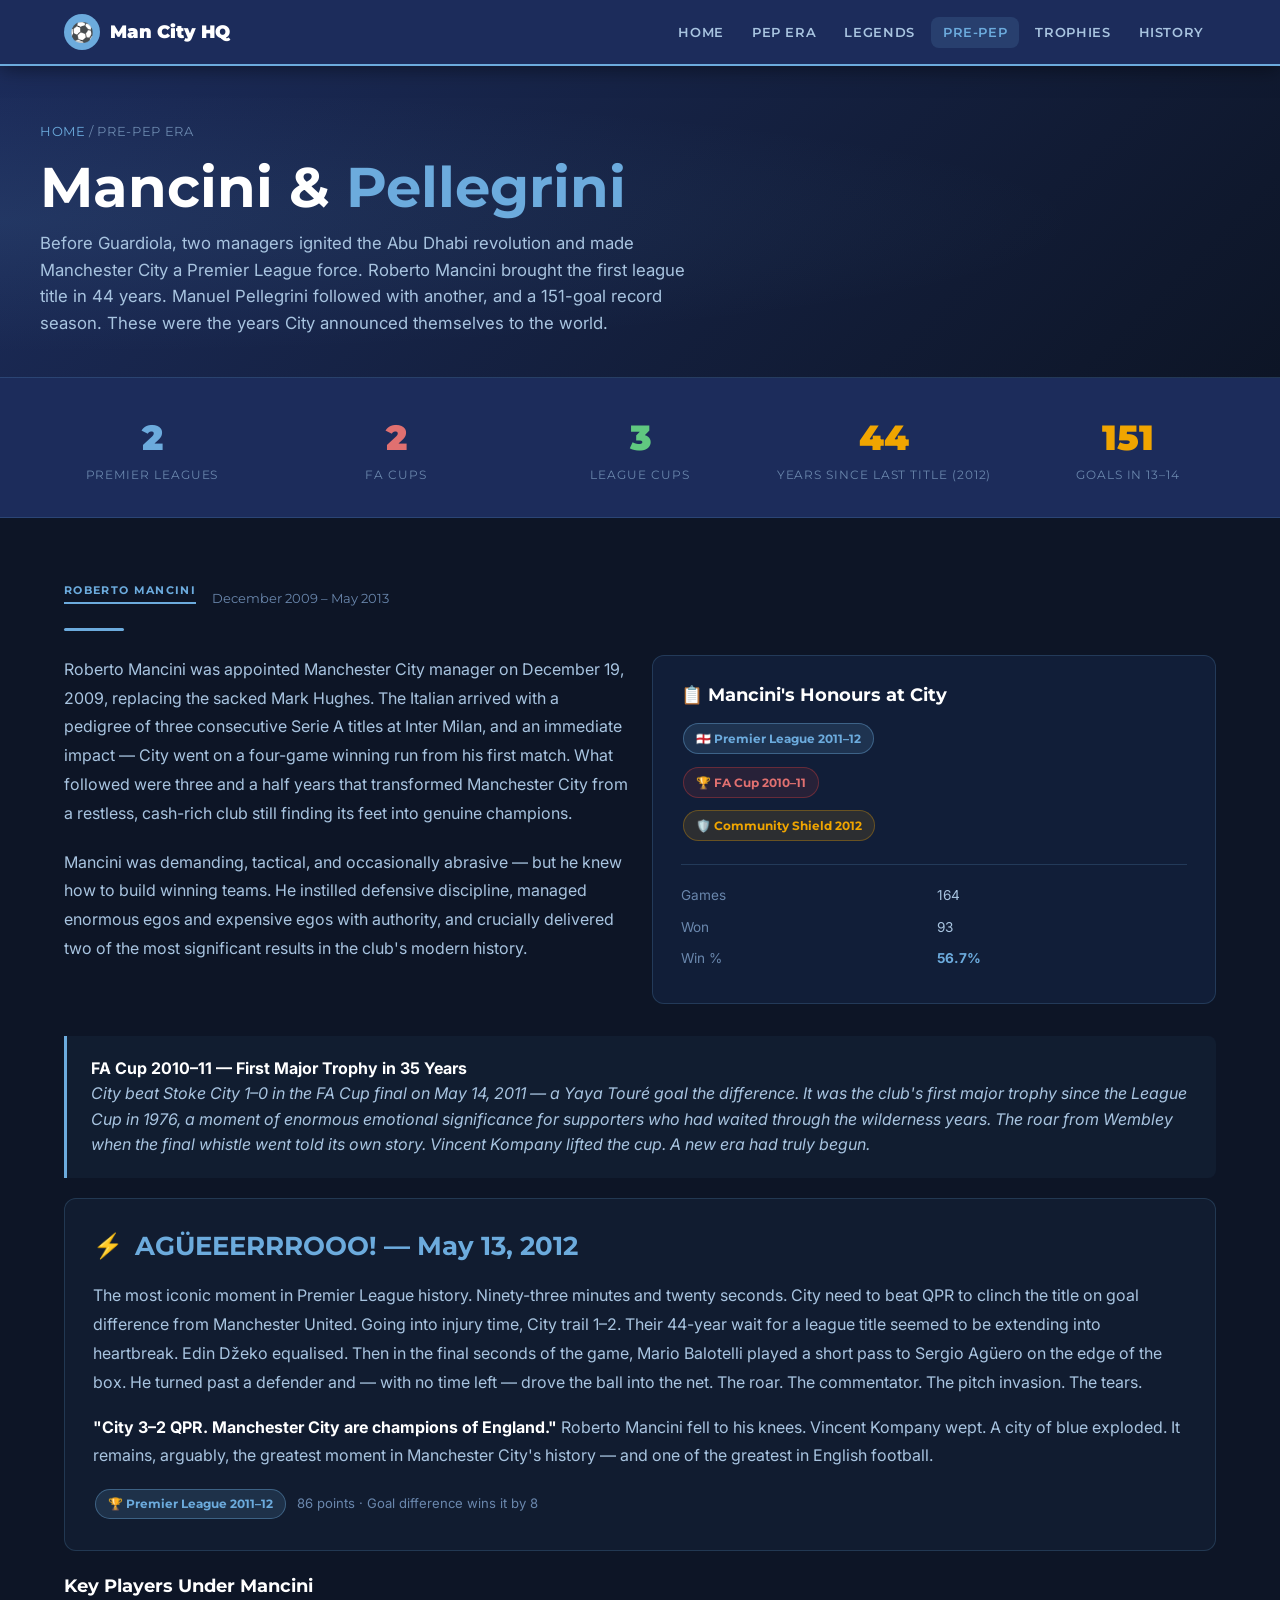
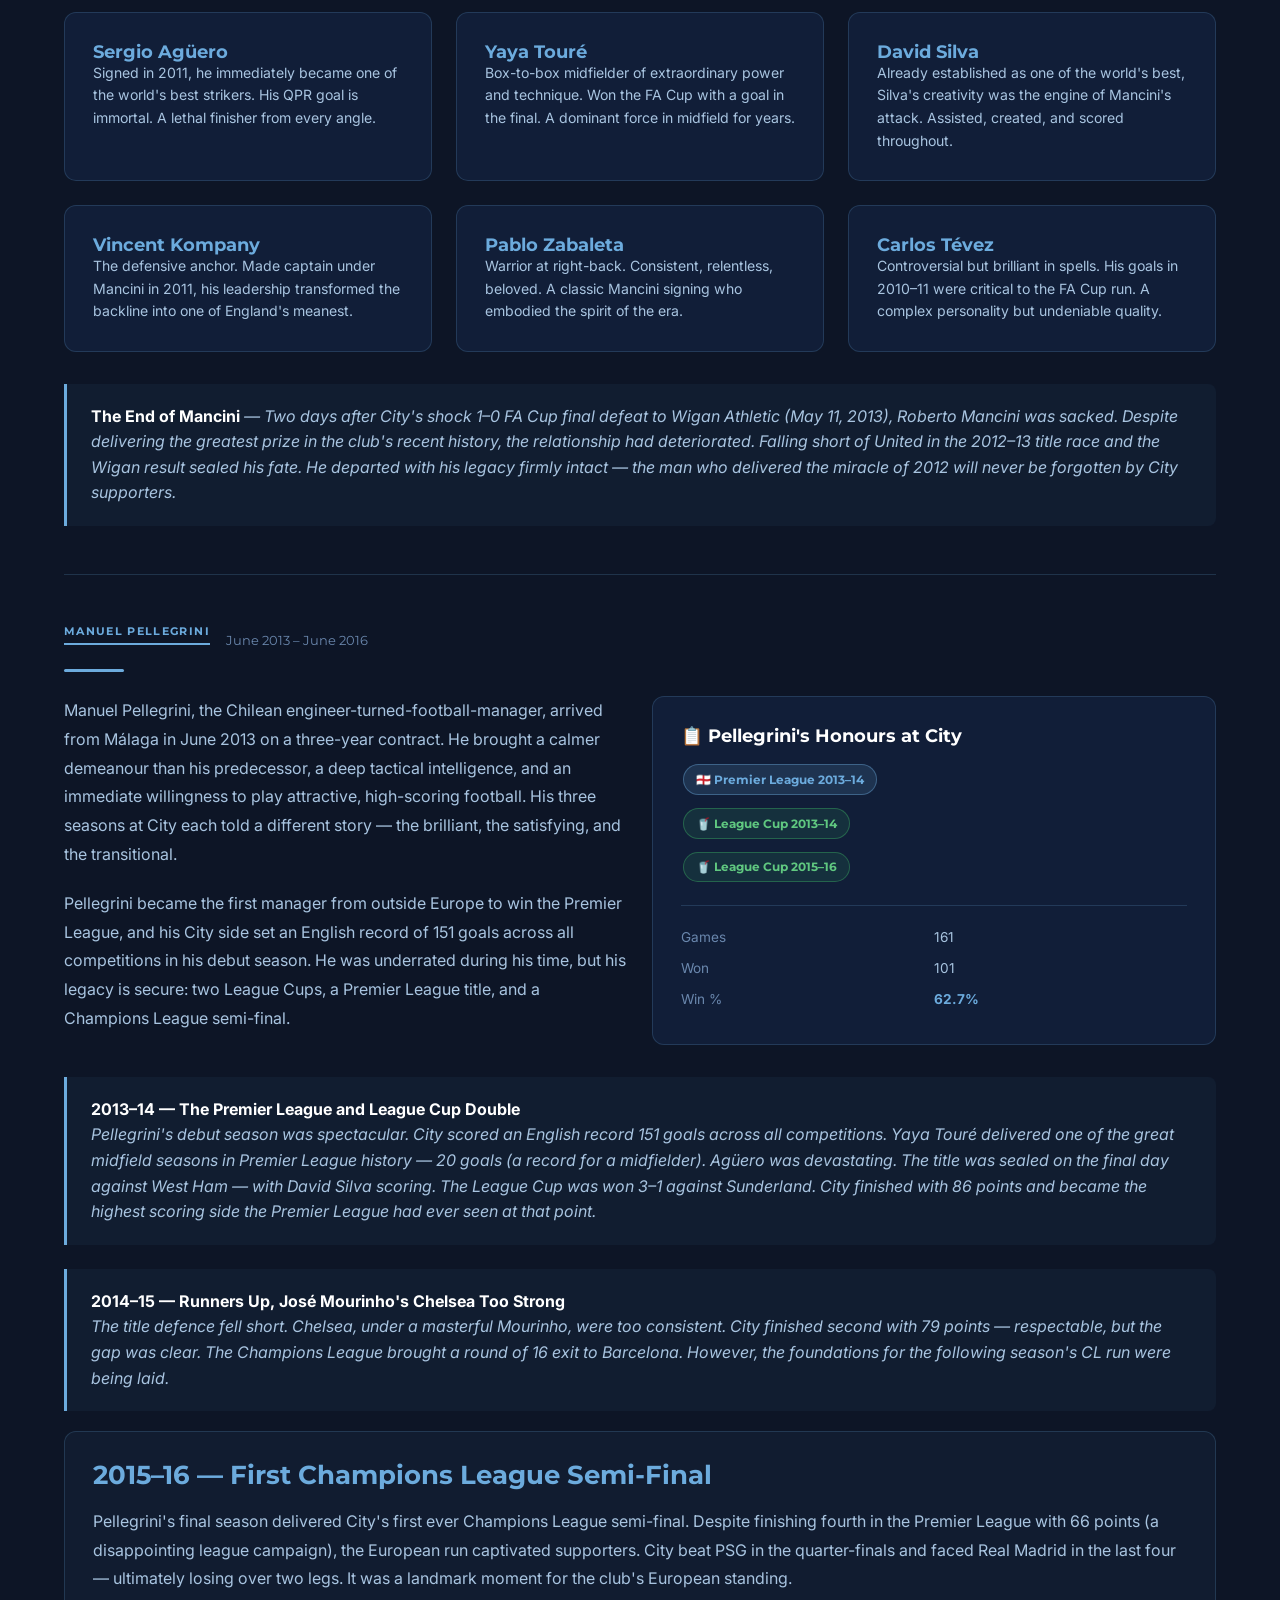
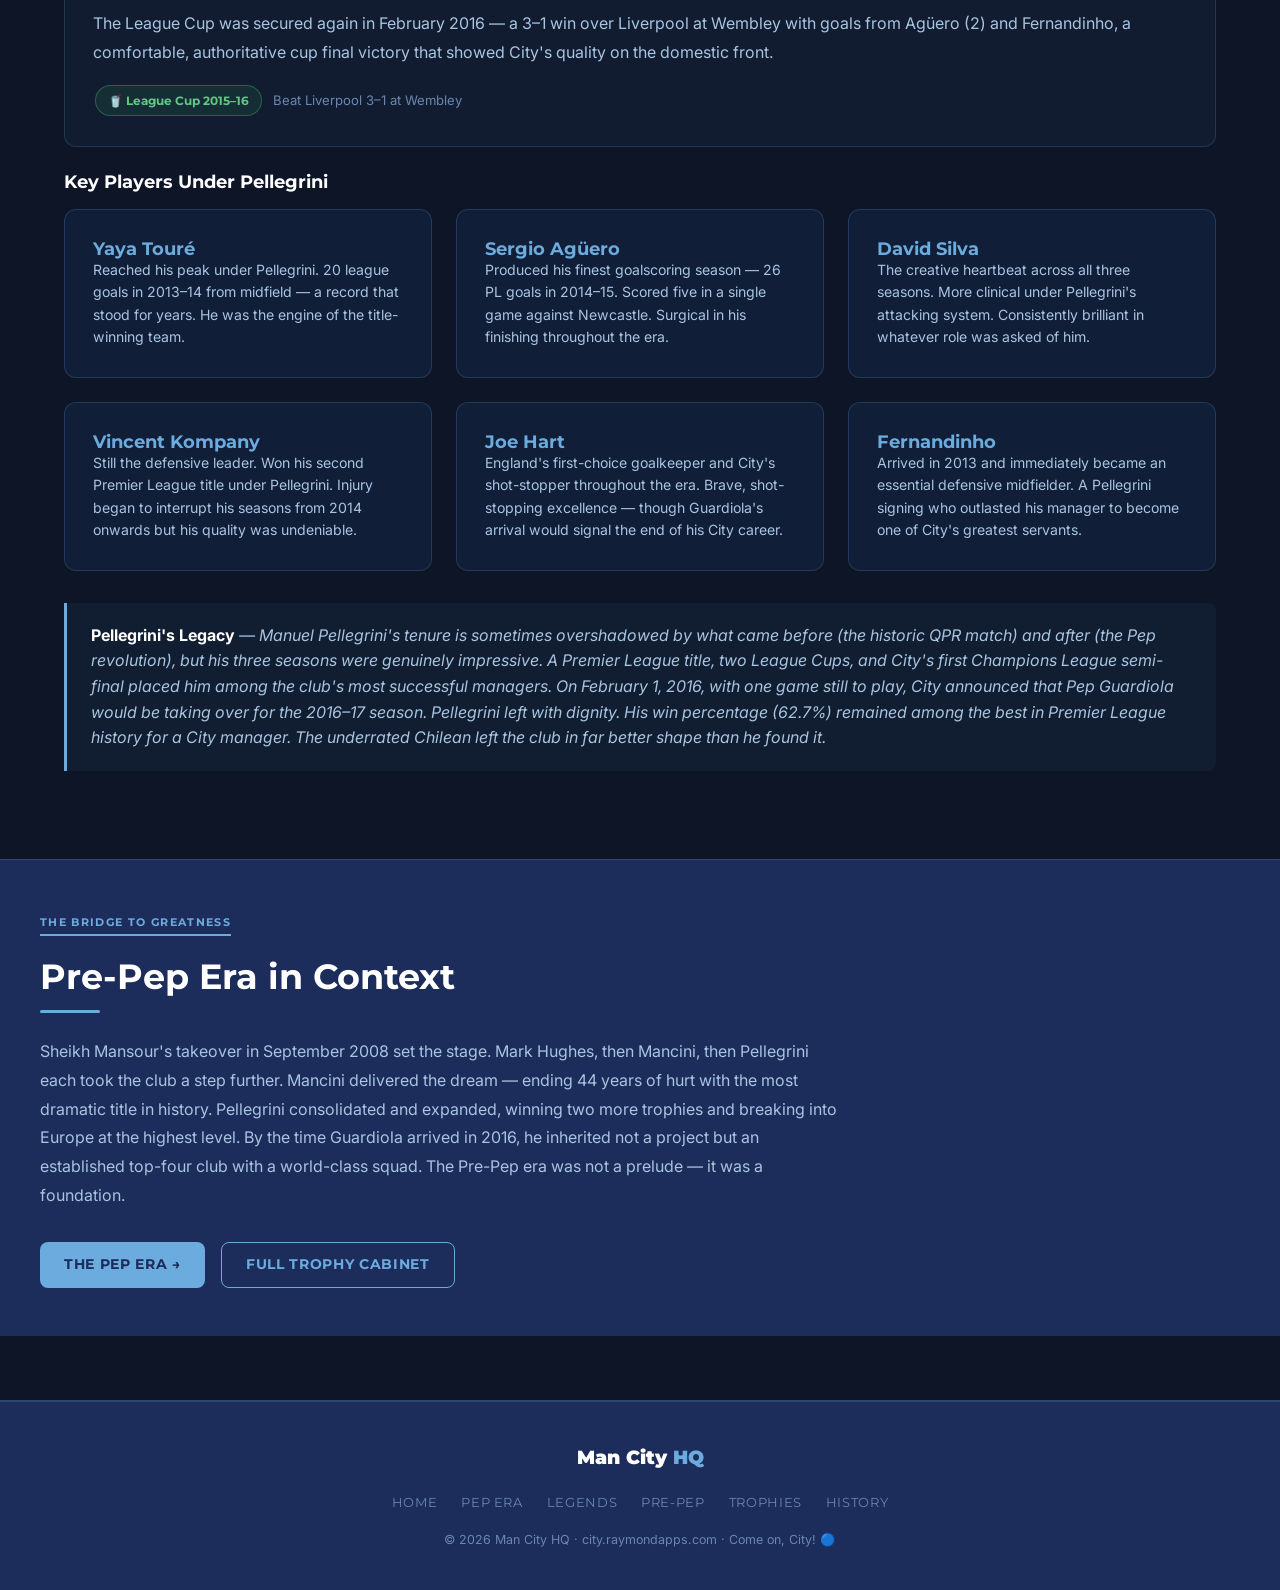
<file: city-site/pre-pep.html>
<!DOCTYPE html>
<html lang="en">
<head>
  <meta charset="UTF-8" />
  <meta name="viewport" content="width=device-width, initial-scale=1.0" />
  <meta name="robots" content="noindex, nofollow" />
  <title>Mancini & Pellegrini — Man City HQ</title>
  <meta name="description" content="The managers who ignited the Abu Dhabi revolution — Roberto Mancini and Manuel Pellegrini at Manchester City." />
  <link rel="stylesheet" href="styles.css" />
  <link rel="icon" href="data:image/svg+xml,<svg xmlns='http://www.w3.org/2000/svg' viewBox='0 0 100 100'><text y='.9em' font-size='90'>🔵</text></svg>" />
</head>
<body>

<nav class="navbar">
  <div class="nav-container">
    <a href="index.html" class="nav-logo">
      <span class="crest">⚽</span>Man City HQ
    </a>
    <button class="nav-toggle" onclick="toggleNav()" aria-label="Toggle menu">
      <span></span><span></span><span></span>
    </button>
    <ul class="nav-links" id="navLinks">
      <li><a href="index.html">Home</a></li>
      <li><a href="pep.html">Pep Era</a></li>
      <li><a href="legends.html">Legends</a></li>
      <li><a href="pre-pep.html" class="active">Pre-Pep</a></li>
      <li><a href="trophies.html">Trophies</a></li>
      <li><a href="history.html">History</a></li>
    </ul>
  </div>
</nav>

<div class="page-header">
  <div class="page-header-content">
    <div class="breadcrumb"><a href="index.html">Home</a> / Pre-Pep Era</div>
    <h1>Mancini & <span>Pellegrini</span></h1>
    <p>Before Guardiola, two managers ignited the Abu Dhabi revolution and made Manchester City a Premier League force. Roberto Mancini brought the first league title in 44 years. Manuel Pellegrini followed with another, and a 151-goal record season. These were the years City announced themselves to the world.</p>
  </div>
</div>

<!-- ERA OVERVIEW STATS -->
<div style="background:var(--city-navy);border-bottom:1px solid var(--border-color);padding:2rem 1.5rem;">
  <div style="max-width:1200px;margin:0 auto;display:grid;grid-template-columns:repeat(auto-fit,minmax(140px,1fr));gap:1.25rem;text-align:center;">
    <div>
      <div style="font-family:'Montserrat',sans-serif;font-weight:900;font-size:2.2rem;color:var(--city-blue)">2</div>
      <div style="font-size:0.72rem;color:var(--text-muted);text-transform:uppercase;letter-spacing:0.08em;font-family:'Montserrat',sans-serif;">Premier Leagues</div>
    </div>
    <div>
      <div style="font-family:'Montserrat',sans-serif;font-weight:900;font-size:2.2rem;color:#e07070">2</div>
      <div style="font-size:0.72rem;color:var(--text-muted);text-transform:uppercase;letter-spacing:0.08em;font-family:'Montserrat',sans-serif;">FA Cups</div>
    </div>
    <div>
      <div style="font-family:'Montserrat',sans-serif;font-weight:900;font-size:2.2rem;color:#60c880">3</div>
      <div style="font-size:0.72rem;color:var(--text-muted);text-transform:uppercase;letter-spacing:0.08em;font-family:'Montserrat',sans-serif;">League Cups</div>
    </div>
    <div>
      <div style="font-family:'Montserrat',sans-serif;font-weight:900;font-size:2.2rem;color:var(--city-gold)">44</div>
      <div style="font-size:0.72rem;color:var(--text-muted);text-transform:uppercase;letter-spacing:0.08em;font-family:'Montserrat',sans-serif;">Years Since Last Title (2012)</div>
    </div>
    <div>
      <div style="font-family:'Montserrat',sans-serif;font-weight:900;font-size:2.2rem;color:var(--city-gold)">151</div>
      <div style="font-size:0.72rem;color:var(--text-muted);text-transform:uppercase;letter-spacing:0.08em;font-family:'Montserrat',sans-serif;">Goals in 13–14</div>
    </div>
  </div>
</div>

<div class="section">

  <!-- ============================= -->
  <!-- ROBERTO MANCINI              -->
  <!-- ============================= -->
  <div style="display:flex;align-items:center;gap:1rem;margin-bottom:0.5rem;flex-wrap:wrap;">
    <span class="section-label">Roberto Mancini</span>
    <span style="color:var(--text-muted);font-size:0.82rem;font-family:'Montserrat',sans-serif;">December 2009 – May 2013</span>
  </div>
  <div class="section-divider"></div>

  <div class="card-grid card-grid-2" style="margin-bottom:2rem;">
    <div>
      <p style="color:var(--text-secondary);line-height:1.8;margin-bottom:1.25rem;">Roberto Mancini was appointed Manchester City manager on December 19, 2009, replacing the sacked Mark Hughes. The Italian arrived with a pedigree of three consecutive Serie A titles at Inter Milan, and an immediate impact — City went on a four-game winning run from his first match. What followed were three and a half years that transformed Manchester City from a restless, cash-rich club still finding its feet into genuine champions.</p>
      <p style="color:var(--text-secondary);line-height:1.8;">Mancini was demanding, tactical, and occasionally abrasive — but he knew how to build winning teams. He instilled defensive discipline, managed enormous egos and expensive egos with authority, and crucially delivered two of the most significant results in the club's modern history.</p>
    </div>
    <div>
      <div class="card">
        <h4 style="color:var(--city-white);margin-bottom:1rem;">📋 Mancini's Honours at City</h4>
        <div style="display:flex;flex-direction:column;gap:0.5rem;">
          <div class="trophy-badge pl" style="display:inline-flex;width:fit-content;">🏴󠁧󠁢󠁥󠁮󠁧󠁿 Premier League 2011–12</div>
          <div class="trophy-badge fa" style="display:inline-flex;width:fit-content;">🏆 FA Cup 2010–11</div>
          <div class="trophy-badge" style="display:inline-flex;width:fit-content;">🛡️ Community Shield 2012</div>
        </div>
        <div style="margin-top:1.25rem;padding-top:1rem;border-top:1px solid var(--border-color);">
          <table style="width:100%;font-size:0.85rem;border-collapse:collapse;">
            <tr><td style="color:var(--text-muted);padding:0.3rem 0;">Games</td><td style="color:var(--text-secondary);">164</td></tr>
            <tr><td style="color:var(--text-muted);padding:0.3rem 0;">Won</td><td style="color:var(--text-secondary);">93</td></tr>
            <tr><td style="color:var(--text-muted);padding:0.3rem 0;">Win %</td><td style="color:var(--city-blue);font-weight:700;">56.7%</td></tr>
          </table>
        </div>
      </div>
    </div>
  </div>

  <!-- The FA Cup 2011 -->
  <div class="highlight-block" style="margin-bottom:1.25rem;">
    <p><strong>FA Cup 2010–11 — First Major Trophy in 35 Years</strong><br>
    City beat Stoke City 1–0 in the FA Cup final on May 14, 2011 — a Yaya Touré goal the difference. It was the club's first major trophy since the League Cup in 1976, a moment of enormous emotional significance for supporters who had waited through the wilderness years. The roar from Wembley when the final whistle went told its own story. Vincent Kompany lifted the cup. A new era had truly begun.</p>
  </div>

  <!-- The QPR game -->
  <div style="background:rgba(108,171,221,0.05);border:1px solid rgba(108,171,221,0.2);border-radius:var(--radius);padding:1.75rem;margin-bottom:1.5rem;">
    <div style="display:flex;align-items:center;gap:0.75rem;margin-bottom:1rem;flex-wrap:wrap;">
      <span style="font-size:1.5rem;">⚡</span>
      <h3 style="color:var(--city-blue);">AGÜEEERRROOO! — May 13, 2012</h3>
    </div>
    <p style="color:var(--text-secondary);line-height:1.8;margin-bottom:1rem;">The most iconic moment in Premier League history. Ninety-three minutes and twenty seconds. City need to beat QPR to clinch the title on goal difference from Manchester United. Going into injury time, City trail 1–2. Their 44-year wait for a league title seemed to be extending into heartbreak. Edin Džeko equalised. Then in the final seconds of the game, Mario Balotelli played a short pass to Sergio Agüero on the edge of the box. He turned past a defender and — with no time left — drove the ball into the net. The roar. The commentator. The pitch invasion. The tears.</p>
    <p style="color:var(--text-secondary);line-height:1.8;"><strong style="color:var(--city-white);">"City 3–2 QPR. Manchester City are champions of England."</strong> Roberto Mancini fell to his knees. Vincent Kompany wept. A city of blue exploded. It remains, arguably, the greatest moment in Manchester City's history — and one of the greatest in English football.</p>
    <div style="margin-top:1rem;display:flex;flex-wrap:wrap;gap:0.5rem;">
      <span class="trophy-badge pl">🏆 Premier League 2011–12</span>
      <span style="color:var(--text-muted);font-size:0.82rem;align-self:center;">86 points · Goal difference wins it by 8</span>
    </div>
  </div>

  <!-- Mancini Key Players -->
  <h4 style="color:var(--city-white);margin-bottom:1rem;">Key Players Under Mancini</h4>
  <div class="card-grid card-grid-3" style="margin-bottom:2rem;">
    <div class="card">
      <h4 style="color:var(--city-blue);">Sergio Agüero</h4>
      <p style="font-size:0.88rem;">Signed in 2011, he immediately became one of the world's best strikers. His QPR goal is immortal. A lethal finisher from every angle.</p>
    </div>
    <div class="card">
      <h4 style="color:var(--city-blue);">Yaya Touré</h4>
      <p style="font-size:0.88rem;">Box-to-box midfielder of extraordinary power and technique. Won the FA Cup with a goal in the final. A dominant force in midfield for years.</p>
    </div>
    <div class="card">
      <h4 style="color:var(--city-blue);">David Silva</h4>
      <p style="font-size:0.88rem;">Already established as one of the world's best, Silva's creativity was the engine of Mancini's attack. Assisted, created, and scored throughout.</p>
    </div>
    <div class="card">
      <h4 style="color:var(--city-blue);">Vincent Kompany</h4>
      <p style="font-size:0.88rem;">The defensive anchor. Made captain under Mancini in 2011, his leadership transformed the backline into one of England's meanest.</p>
    </div>
    <div class="card">
      <h4 style="color:var(--city-blue);">Pablo Zabaleta</h4>
      <p style="font-size:0.88rem;">Warrior at right-back. Consistent, relentless, beloved. A classic Mancini signing who embodied the spirit of the era.</p>
    </div>
    <div class="card">
      <h4 style="color:var(--city-blue);">Carlos Tévez</h4>
      <p style="font-size:0.88rem;">Controversial but brilliant in spells. His goals in 2010–11 were critical to the FA Cup run. A complex personality but undeniable quality.</p>
    </div>
  </div>

  <!-- Mancini Departure -->
  <div class="highlight-block" style="margin-bottom:3rem;">
    <p><strong>The End of Mancini</strong> — Two days after City's shock 1–0 FA Cup final defeat to Wigan Athletic (May 11, 2013), Roberto Mancini was sacked. Despite delivering the greatest prize in the club's recent history, the relationship had deteriorated. Falling short of United in the 2012–13 title race and the Wigan result sealed his fate. He departed with his legacy firmly intact — the man who delivered the miracle of 2012 will never be forgotten by City supporters.</p>
  </div>

  <hr class="divider" />

  <!-- ============================= -->
  <!-- MANUEL PELLEGRINI             -->
  <!-- ============================= -->
  <div style="display:flex;align-items:center;gap:1rem;margin-bottom:0.5rem;flex-wrap:wrap;">
    <span class="section-label">Manuel Pellegrini</span>
    <span style="color:var(--text-muted);font-size:0.82rem;font-family:'Montserrat',sans-serif;">June 2013 – June 2016</span>
  </div>
  <div class="section-divider"></div>

  <div class="card-grid card-grid-2" style="margin-bottom:2rem;">
    <div>
      <p style="color:var(--text-secondary);line-height:1.8;margin-bottom:1.25rem;">Manuel Pellegrini, the Chilean engineer-turned-football-manager, arrived from Málaga in June 2013 on a three-year contract. He brought a calmer demeanour than his predecessor, a deep tactical intelligence, and an immediate willingness to play attractive, high-scoring football. His three seasons at City each told a different story — the brilliant, the satisfying, and the transitional.</p>
      <p style="color:var(--text-secondary);line-height:1.8;">Pellegrini became the first manager from outside Europe to win the Premier League, and his City side set an English record of 151 goals across all competitions in his debut season. He was underrated during his time, but his legacy is secure: two League Cups, a Premier League title, and a Champions League semi-final.</p>
    </div>
    <div>
      <div class="card">
        <h4 style="color:var(--city-white);margin-bottom:1rem;">📋 Pellegrini's Honours at City</h4>
        <div style="display:flex;flex-direction:column;gap:0.5rem;">
          <div class="trophy-badge pl" style="display:inline-flex;width:fit-content;">🏴󠁧󠁢󠁥󠁮󠁧󠁿 Premier League 2013–14</div>
          <div class="trophy-badge cc" style="display:inline-flex;width:fit-content;">🥤 League Cup 2013–14</div>
          <div class="trophy-badge cc" style="display:inline-flex;width:fit-content;">🥤 League Cup 2015–16</div>
        </div>
        <div style="margin-top:1.25rem;padding-top:1rem;border-top:1px solid var(--border-color);">
          <table style="width:100%;font-size:0.85rem;border-collapse:collapse;">
            <tr><td style="color:var(--text-muted);padding:0.3rem 0;">Games</td><td style="color:var(--text-secondary);">161</td></tr>
            <tr><td style="color:var(--text-muted);padding:0.3rem 0;">Won</td><td style="color:var(--text-secondary);">101</td></tr>
            <tr><td style="color:var(--text-muted);padding:0.3rem 0;">Win %</td><td style="color:var(--city-blue);font-weight:700;">62.7%</td></tr>
          </table>
        </div>
      </div>
    </div>
  </div>

  <!-- 2013-14 Double -->
  <div class="highlight-block" style="margin-bottom:1.25rem;">
    <p><strong>2013–14 — The Premier League and League Cup Double</strong><br>
    Pellegrini's debut season was spectacular. City scored an English record 151 goals across all competitions. Yaya Touré delivered one of the great midfield seasons in Premier League history — 20 goals (a record for a midfielder). Agüero was devastating. The title was sealed on the final day against West Ham — with David Silva scoring. The League Cup was won 3–1 against Sunderland. City finished with 86 points and became the highest scoring side the Premier League had ever seen at that point.</p>
  </div>

  <!-- 2014-15 -->
  <div class="highlight-block" style="margin-bottom:1.25rem;">
    <p><strong>2014–15 — Runners Up, José Mourinho's Chelsea Too Strong</strong><br>
    The title defence fell short. Chelsea, under a masterful Mourinho, were too consistent. City finished second with 79 points — respectable, but the gap was clear. The Champions League brought a round of 16 exit to Barcelona. However, the foundations for the following season's CL run were being laid.</p>
  </div>

  <!-- 2015-16 CL semi -->
  <div style="background:rgba(108,171,221,0.05);border:1px solid rgba(108,171,221,0.2);border-radius:var(--radius);padding:1.75rem;margin-bottom:1.5rem;">
    <h3 style="color:var(--city-blue);margin-bottom:1rem;">2015–16 — First Champions League Semi-Final</h3>
    <p style="color:var(--text-secondary);line-height:1.8;margin-bottom:1rem;">Pellegrini's final season delivered City's first ever Champions League semi-final. Despite finishing fourth in the Premier League with 66 points (a disappointing league campaign), the European run captivated supporters. City beat PSG in the quarter-finals and faced Real Madrid in the last four — ultimately losing over two legs. It was a landmark moment for the club's European standing.</p>
    <p style="color:var(--text-secondary);line-height:1.8;">The League Cup was secured again in February 2016 — a 3–1 win over Liverpool at Wembley with goals from Agüero (2) and Fernandinho, a comfortable, authoritative cup final victory that showed City's quality on the domestic front.</p>
    <div style="margin-top:1rem;display:flex;flex-wrap:wrap;gap:0.5rem;">
      <span class="trophy-badge cc">🥤 League Cup 2015–16</span>
      <span style="color:var(--text-muted);font-size:0.82rem;align-self:center;">Beat Liverpool 3–1 at Wembley</span>
    </div>
  </div>

  <!-- Pellegrini Key Players -->
  <h4 style="color:var(--city-white);margin-bottom:1rem;">Key Players Under Pellegrini</h4>
  <div class="card-grid card-grid-3" style="margin-bottom:2rem;">
    <div class="card">
      <h4 style="color:var(--city-blue);">Yaya Touré</h4>
      <p style="font-size:0.88rem;">Reached his peak under Pellegrini. 20 league goals in 2013–14 from midfield — a record that stood for years. He was the engine of the title-winning team.</p>
    </div>
    <div class="card">
      <h4 style="color:var(--city-blue);">Sergio Agüero</h4>
      <p style="font-size:0.88rem;">Produced his finest goalscoring season — 26 PL goals in 2014–15. Scored five in a single game against Newcastle. Surgical in his finishing throughout the era.</p>
    </div>
    <div class="card">
      <h4 style="color:var(--city-blue);">David Silva</h4>
      <p style="font-size:0.88rem;">The creative heartbeat across all three seasons. More clinical under Pellegrini's attacking system. Consistently brilliant in whatever role was asked of him.</p>
    </div>
    <div class="card">
      <h4 style="color:var(--city-blue);">Vincent Kompany</h4>
      <p style="font-size:0.88rem;">Still the defensive leader. Won his second Premier League title under Pellegrini. Injury began to interrupt his seasons from 2014 onwards but his quality was undeniable.</p>
    </div>
    <div class="card">
      <h4 style="color:var(--city-blue);">Joe Hart</h4>
      <p style="font-size:0.88rem;">England's first-choice goalkeeper and City's shot-stopper throughout the era. Brave, shot-stopping excellence — though Guardiola's arrival would signal the end of his City career.</p>
    </div>
    <div class="card">
      <h4 style="color:var(--city-blue);">Fernandinho</h4>
      <p style="font-size:0.88em;">Arrived in 2013 and immediately became an essential defensive midfielder. A Pellegrini signing who outlasted his manager to become one of City's greatest servants.</p>
    </div>
  </div>

  <!-- Pellegrini Legacy -->
  <div class="highlight-block">
    <p><strong>Pellegrini's Legacy</strong> — Manuel Pellegrini's tenure is sometimes overshadowed by what came before (the historic QPR match) and after (the Pep revolution), but his three seasons were genuinely impressive. A Premier League title, two League Cups, and City's first Champions League semi-final placed him among the club's most successful managers. On February 1, 2016, with one game still to play, City announced that Pep Guardiola would be taking over for the 2016–17 season. Pellegrini left with dignity. His win percentage (62.7%) remained among the best in Premier League history for a City manager. The underrated Chilean left the club in far better shape than he found it.</p>
  </div>

</div><!-- end section -->

<div style="background:var(--city-navy);border-top:1px solid var(--border-color);padding:3rem 1.5rem;">
  <div style="max-width:1200px;margin:0 auto;">
    <span class="section-label">The Bridge to Greatness</span>
    <h2 style="color:var(--city-white);margin:0.5rem 0 0.75rem;">Pre-Pep Era in Context</h2>
    <div class="section-divider"></div>
    <p style="color:var(--text-secondary);max-width:800px;line-height:1.8;">Sheikh Mansour's takeover in September 2008 set the stage. Mark Hughes, then Mancini, then Pellegrini each took the club a step further. Mancini delivered the dream — ending 44 years of hurt with the most dramatic title in history. Pellegrini consolidated and expanded, winning two more trophies and breaking into Europe at the highest level. By the time Guardiola arrived in 2016, he inherited not a project but an established top-four club with a world-class squad. The Pre-Pep era was not a prelude — it was a foundation.</p>
    <div style="margin-top:2rem;display:flex;gap:1rem;flex-wrap:wrap;">
      <a href="pep.html" class="btn btn-primary">The Pep Era →</a>
      <a href="trophies.html" class="btn btn-outline">Full Trophy Cabinet</a>
    </div>
  </div>
</div>

<footer>
  <div class="footer-content">
    <div class="footer-logo">Man City <span>HQ</span></div>
    <ul class="footer-links">
      <li><a href="index.html">Home</a></li>
      <li><a href="pep.html">Pep Era</a></li>
      <li><a href="legends.html">Legends</a></li>
      <li><a href="pre-pep.html">Pre-Pep</a></li>
      <li><a href="trophies.html">Trophies</a></li>
      <li><a href="history.html">History</a></li>
    </ul>
    <p class="footer-copy">© 2026 Man City HQ · city.raymondapps.com · Come on, City! 🔵</p>
  </div>
</footer>

<script>
function toggleNav() {
  document.getElementById('navLinks').classList.toggle('open');
}
</script>
</body>
</html>
</file>
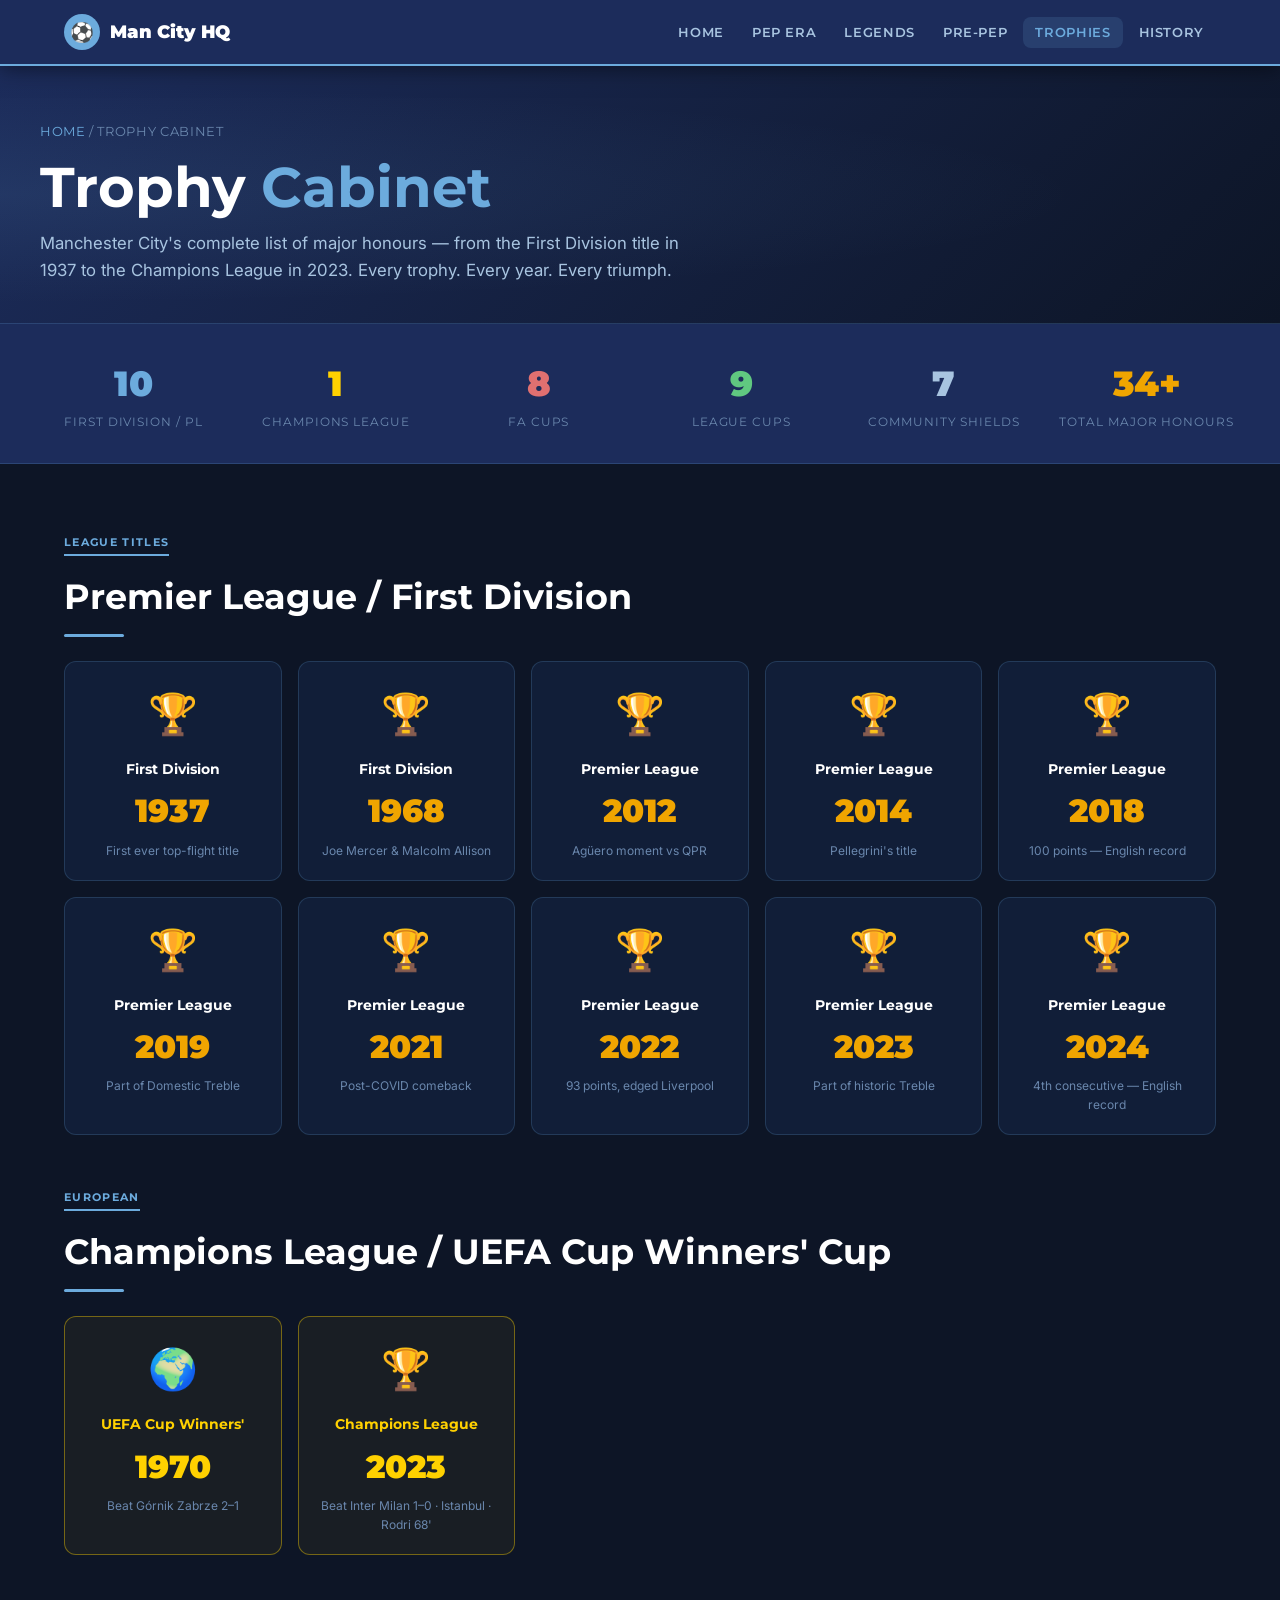
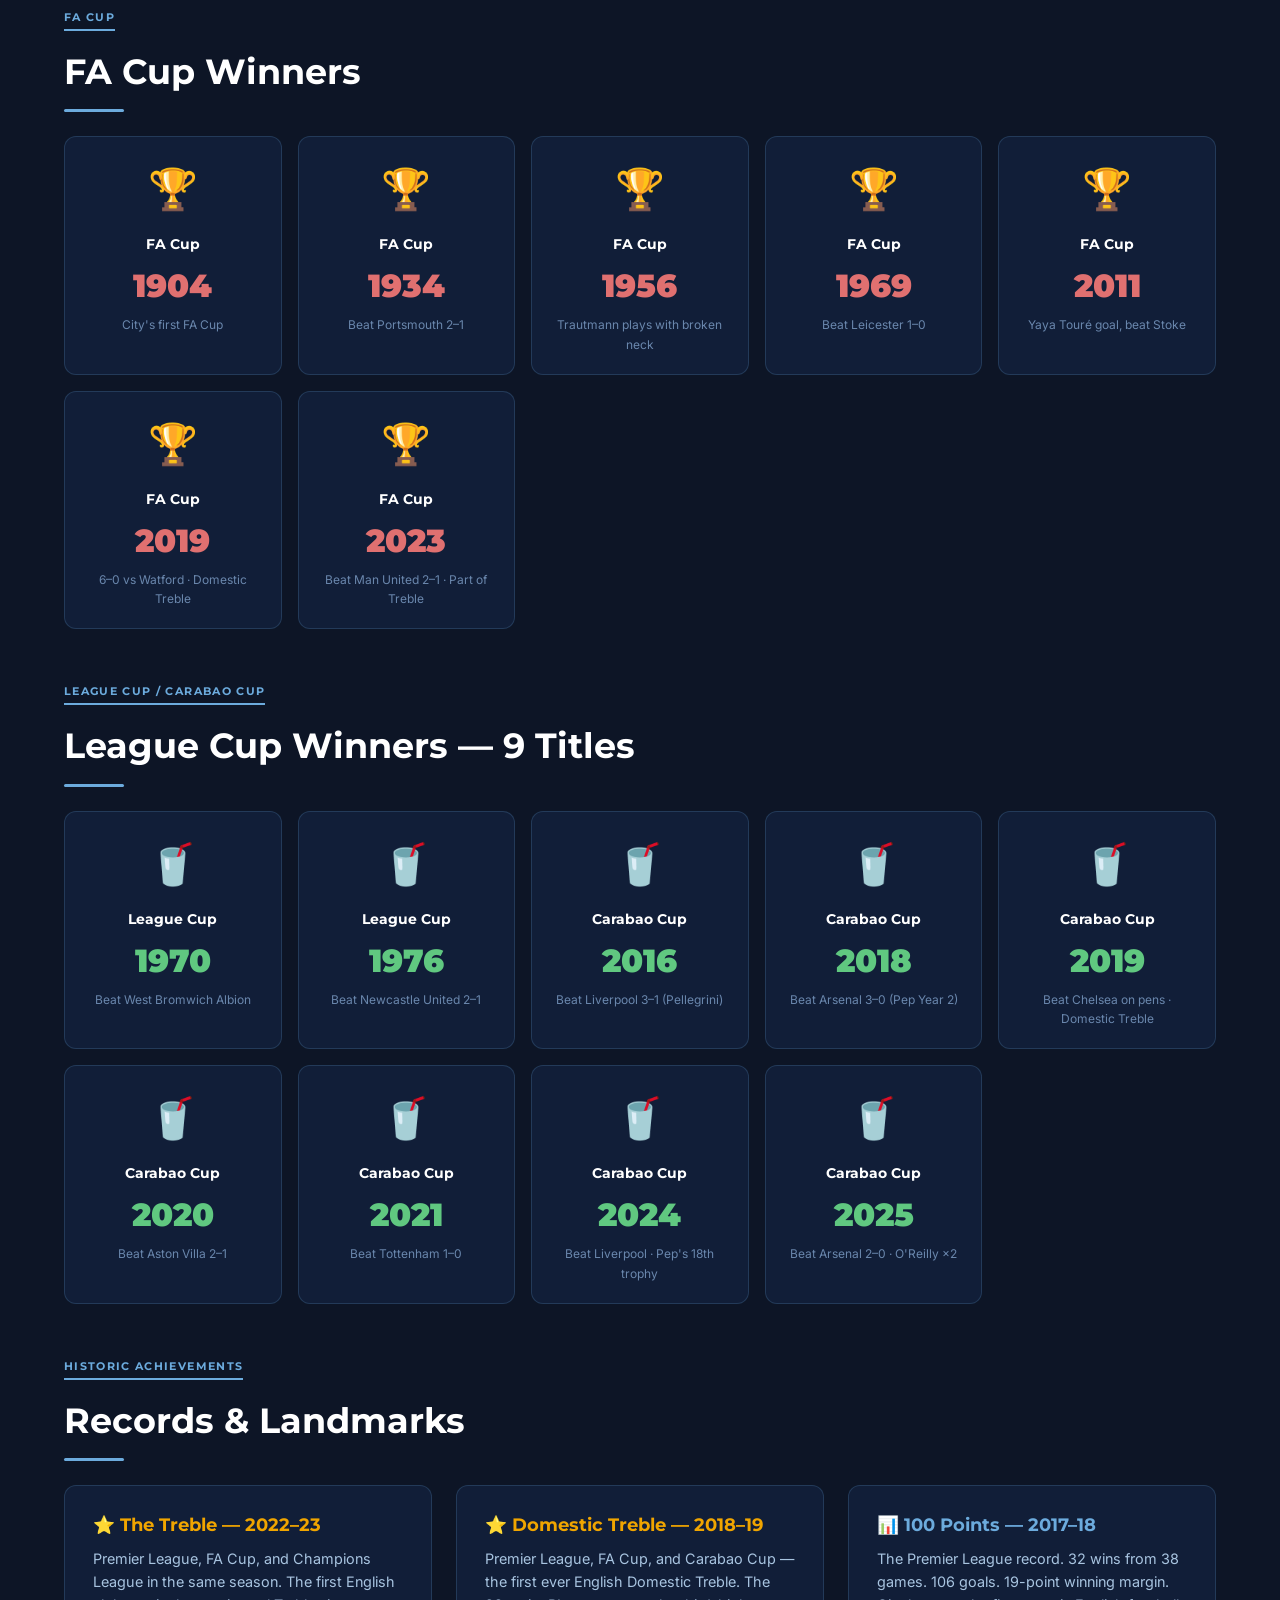
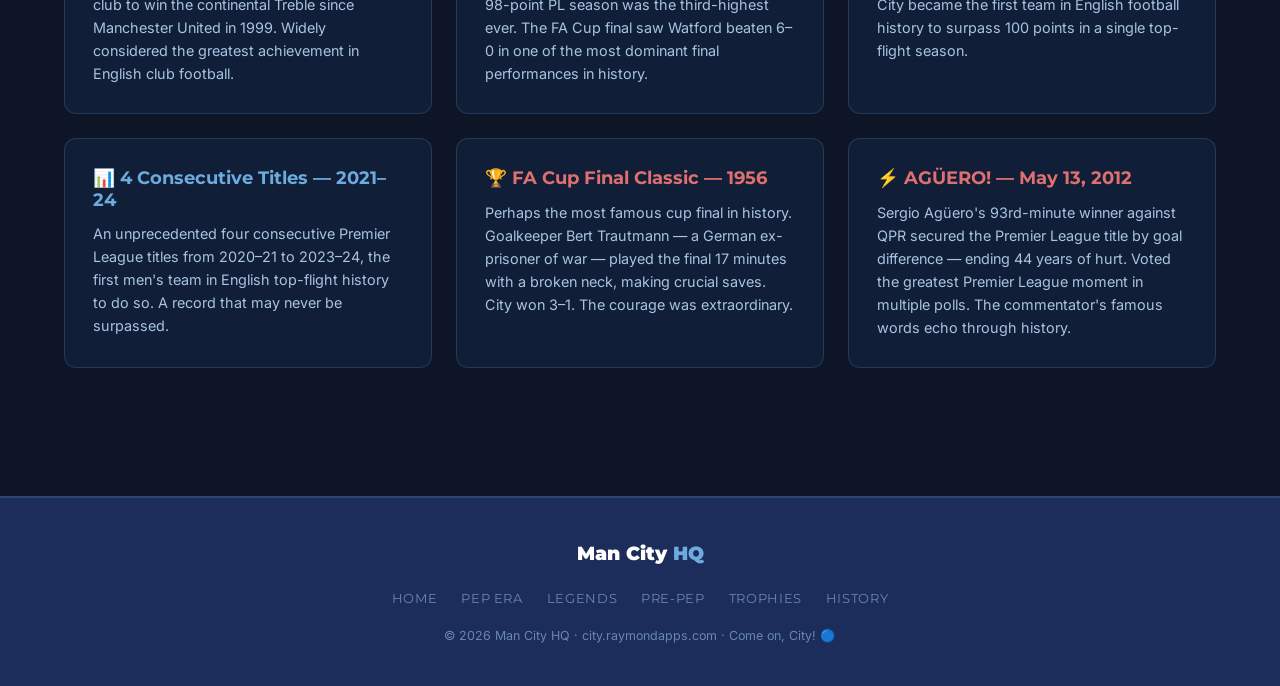
<file: city-site/trophies.html>
<!DOCTYPE html>
<html lang="en">
<head>
  <meta charset="UTF-8" />
  <meta name="viewport" content="width=device-width, initial-scale=1.0" />
  <meta name="robots" content="noindex, nofollow" />
  <title>Trophy Cabinet — Man City HQ</title>
  <meta name="description" content="Manchester City's complete trophy cabinet — every major honour in the club's history." />
  <link rel="stylesheet" href="styles.css" />
  <link rel="icon" href="data:image/svg+xml,<svg xmlns='http://www.w3.org/2000/svg' viewBox='0 0 100 100'><text y='.9em' font-size='90'>🔵</text></svg>" />
</head>
<body>

<nav class="navbar">
  <div class="nav-container">
    <a href="index.html" class="nav-logo">
      <span class="crest">⚽</span>Man City HQ
    </a>
    <button class="nav-toggle" onclick="toggleNav()" aria-label="Toggle menu">
      <span></span><span></span><span></span>
    </button>
    <ul class="nav-links" id="navLinks">
      <li><a href="index.html">Home</a></li>
      <li><a href="pep.html">Pep Era</a></li>
      <li><a href="legends.html">Legends</a></li>
      <li><a href="pre-pep.html">Pre-Pep</a></li>
      <li><a href="trophies.html" class="active">Trophies</a></li>
      <li><a href="history.html">History</a></li>
    </ul>
  </div>
</nav>

<div class="page-header">
  <div class="page-header-content">
    <div class="breadcrumb"><a href="index.html">Home</a> / Trophy Cabinet</div>
    <h1>Trophy <span>Cabinet</span></h1>
    <p>Manchester City's complete list of major honours — from the First Division title in 1937 to the Champions League in 2023. Every trophy. Every year. Every triumph.</p>
  </div>
</div>

<!-- TROPHY SUMMARY BAR -->
<div style="background:var(--city-navy);border-bottom:1px solid var(--border-color);padding:2rem 1.5rem;">
  <div style="max-width:1200px;margin:0 auto;display:grid;grid-template-columns:repeat(auto-fit,minmax(130px,1fr));gap:1rem;text-align:center;">
    <div>
      <div style="font-family:'Montserrat',sans-serif;font-weight:900;font-size:2.2rem;color:var(--city-blue)">10</div>
      <div style="font-size:0.72rem;color:var(--text-muted);text-transform:uppercase;letter-spacing:0.08em;font-family:'Montserrat',sans-serif;">First Division / PL</div>
    </div>
    <div>
      <div style="font-family:'Montserrat',sans-serif;font-weight:900;font-size:2.2rem;color:#ffd100">1</div>
      <div style="font-size:0.72rem;color:var(--text-muted);text-transform:uppercase;letter-spacing:0.08em;font-family:'Montserrat',sans-serif;">Champions League</div>
    </div>
    <div>
      <div style="font-family:'Montserrat',sans-serif;font-weight:900;font-size:2.2rem;color:#e07070">8</div>
      <div style="font-size:0.72rem;color:var(--text-muted);text-transform:uppercase;letter-spacing:0.08em;font-family:'Montserrat',sans-serif;">FA Cups</div>
    </div>
    <div>
      <div style="font-family:'Montserrat',sans-serif;font-weight:900;font-size:2.2rem;color:#60c880">9</div>
      <div style="font-size:0.72rem;color:var(--text-muted);text-transform:uppercase;letter-spacing:0.08em;font-family:'Montserrat',sans-serif;">League Cups</div>
    </div>
    <div>
      <div style="font-family:'Montserrat',sans-serif;font-weight:900;font-size:2.2rem;color:var(--text-secondary)">7</div>
      <div style="font-size:0.72rem;color:var(--text-muted);text-transform:uppercase;letter-spacing:0.08em;font-family:'Montserrat',sans-serif;">Community Shields</div>
    </div>
    <div>
      <div style="font-family:'Montserrat',sans-serif;font-weight:900;font-size:2.2rem;color:var(--city-gold)">34+</div>
      <div style="font-size:0.72rem;color:var(--text-muted);text-transform:uppercase;letter-spacing:0.08em;font-family:'Montserrat',sans-serif;">Total Major Honours</div>
    </div>
  </div>
</div>

<div class="section">

  <!-- PREMIER LEAGUE / FIRST DIVISION -->
  <div class="section-label">League Titles</div>
  <h2 style="color:var(--city-white);margin:0.5rem 0 1rem;">Premier League / First Division</h2>
  <div class="section-divider"></div>

  <div class="trophy-grid" style="margin-bottom:3rem;">
    <div class="trophy-item">
      <span class="trophy-icon">🏆</span>
      <div class="trophy-name">First Division</div>
      <span class="trophy-count">1937</span>
      <div class="trophy-years">First ever top-flight title</div>
    </div>
    <div class="trophy-item">
      <span class="trophy-icon">🏆</span>
      <div class="trophy-name">First Division</div>
      <span class="trophy-count">1968</span>
      <div class="trophy-years">Joe Mercer & Malcolm Allison</div>
    </div>
    <div class="trophy-item">
      <span class="trophy-icon">🏆</span>
      <div class="trophy-name">Premier League</div>
      <span class="trophy-count">2012</span>
      <div class="trophy-years">Agüero moment vs QPR</div>
    </div>
    <div class="trophy-item">
      <span class="trophy-icon">🏆</span>
      <div class="trophy-name">Premier League</div>
      <span class="trophy-count">2014</span>
      <div class="trophy-years">Pellegrini's title</div>
    </div>
    <div class="trophy-item">
      <span class="trophy-icon">🏆</span>
      <div class="trophy-name">Premier League</div>
      <span class="trophy-count">2018</span>
      <div class="trophy-years">100 points — English record</div>
    </div>
    <div class="trophy-item">
      <span class="trophy-icon">🏆</span>
      <div class="trophy-name">Premier League</div>
      <span class="trophy-count">2019</span>
      <div class="trophy-years">Part of Domestic Treble</div>
    </div>
    <div class="trophy-item">
      <span class="trophy-icon">🏆</span>
      <div class="trophy-name">Premier League</div>
      <span class="trophy-count">2021</span>
      <div class="trophy-years">Post-COVID comeback</div>
    </div>
    <div class="trophy-item">
      <span class="trophy-icon">🏆</span>
      <div class="trophy-name">Premier League</div>
      <span class="trophy-count">2022</span>
      <div class="trophy-years">93 points, edged Liverpool</div>
    </div>
    <div class="trophy-item">
      <span class="trophy-icon">🏆</span>
      <div class="trophy-name">Premier League</div>
      <span class="trophy-count">2023</span>
      <div class="trophy-years">Part of historic Treble</div>
    </div>
    <div class="trophy-item">
      <span class="trophy-icon">🏆</span>
      <div class="trophy-name">Premier League</div>
      <span class="trophy-count">2024</span>
      <div class="trophy-years">4th consecutive — English record</div>
    </div>
  </div>

  <!-- CHAMPIONS LEAGUE -->
  <div class="section-label">European</div>
  <h2 style="color:var(--city-white);margin:0.5rem 0 1rem;">Champions League / UEFA Cup Winners' Cup</h2>
  <div class="section-divider"></div>

  <div class="trophy-grid" style="margin-bottom:3rem;">
    <div class="trophy-item" style="border-color:rgba(255,209,0,0.4);background:rgba(255,209,0,0.05);">
      <span class="trophy-icon">🌍</span>
      <div class="trophy-name" style="color:#ffd100;">UEFA Cup Winners'</div>
      <span class="trophy-count" style="color:#ffd100;">1970</span>
      <div class="trophy-years">Beat Górnik Zabrze 2–1</div>
    </div>
    <div class="trophy-item" style="border-color:rgba(255,209,0,0.4);background:rgba(255,209,0,0.05);">
      <span class="trophy-icon">🏆</span>
      <div class="trophy-name" style="color:#ffd100;">Champions League</div>
      <span class="trophy-count" style="color:#ffd100;">2023</span>
      <div class="trophy-years">Beat Inter Milan 1–0 · Istanbul · Rodri 68'</div>
    </div>
  </div>

  <!-- FA CUP -->
  <div class="section-label">FA Cup</div>
  <h2 style="color:var(--city-white);margin:0.5rem 0 1rem;">FA Cup Winners</h2>
  <div class="section-divider"></div>

  <div class="trophy-grid" style="margin-bottom:3rem;">
    <div class="trophy-item">
      <span class="trophy-icon">🏆</span>
      <div class="trophy-name">FA Cup</div>
      <span class="trophy-count" style="color:#e07070;">1904</span>
      <div class="trophy-years">City's first FA Cup</div>
    </div>
    <div class="trophy-item">
      <span class="trophy-icon">🏆</span>
      <div class="trophy-name">FA Cup</div>
      <span class="trophy-count" style="color:#e07070;">1934</span>
      <div class="trophy-years">Beat Portsmouth 2–1</div>
    </div>
    <div class="trophy-item">
      <span class="trophy-icon">🏆</span>
      <div class="trophy-name">FA Cup</div>
      <span class="trophy-count" style="color:#e07070;">1956</span>
      <div class="trophy-years">Trautmann plays with broken neck</div>
    </div>
    <div class="trophy-item">
      <span class="trophy-icon">🏆</span>
      <div class="trophy-name">FA Cup</div>
      <span class="trophy-count" style="color:#e07070;">1969</span>
      <div class="trophy-years">Beat Leicester 1–0</div>
    </div>
    <div class="trophy-item">
      <span class="trophy-icon">🏆</span>
      <div class="trophy-name">FA Cup</div>
      <span class="trophy-count" style="color:#e07070;">2011</span>
      <div class="trophy-years">Yaya Touré goal, beat Stoke</div>
    </div>
    <div class="trophy-item">
      <span class="trophy-icon">🏆</span>
      <div class="trophy-name">FA Cup</div>
      <span class="trophy-count" style="color:#e07070;">2019</span>
      <div class="trophy-years">6–0 vs Watford · Domestic Treble</div>
    </div>
    <div class="trophy-item">
      <span class="trophy-icon">🏆</span>
      <div class="trophy-name">FA Cup</div>
      <span class="trophy-count" style="color:#e07070;">2023</span>
      <div class="trophy-years">Beat Man United 2–1 · Part of Treble</div>
    </div>
  </div>

  <!-- LEAGUE CUP / CARABAO CUP -->
  <div class="section-label">League Cup / Carabao Cup</div>
  <h2 style="color:var(--city-white);margin:0.5rem 0 1rem;">League Cup Winners — 9 Titles</h2>
  <div class="section-divider"></div>

  <div class="trophy-grid" style="margin-bottom:3rem;">
    <div class="trophy-item">
      <span class="trophy-icon">🥤</span>
      <div class="trophy-name">League Cup</div>
      <span class="trophy-count" style="color:#60c880;">1970</span>
      <div class="trophy-years">Beat West Bromwich Albion</div>
    </div>
    <div class="trophy-item">
      <span class="trophy-icon">🥤</span>
      <div class="trophy-name">League Cup</div>
      <span class="trophy-count" style="color:#60c880;">1976</span>
      <div class="trophy-years">Beat Newcastle United 2–1</div>
    </div>
    <div class="trophy-item">
      <span class="trophy-icon">🥤</span>
      <div class="trophy-name">Carabao Cup</div>
      <span class="trophy-count" style="color:#60c880;">2016</span>
      <div class="trophy-years">Beat Liverpool 3–1 (Pellegrini)</div>
    </div>
    <div class="trophy-item">
      <span class="trophy-icon">🥤</span>
      <div class="trophy-name">Carabao Cup</div>
      <span class="trophy-count" style="color:#60c880;">2018</span>
      <div class="trophy-years">Beat Arsenal 3–0 (Pep Year 2)</div>
    </div>
    <div class="trophy-item">
      <span class="trophy-icon">🥤</span>
      <div class="trophy-name">Carabao Cup</div>
      <span class="trophy-count" style="color:#60c880;">2019</span>
      <div class="trophy-years">Beat Chelsea on pens · Domestic Treble</div>
    </div>
    <div class="trophy-item">
      <span class="trophy-icon">🥤</span>
      <div class="trophy-name">Carabao Cup</div>
      <span class="trophy-count" style="color:#60c880;">2020</span>
      <div class="trophy-years">Beat Aston Villa 2–1</div>
    </div>
    <div class="trophy-item">
      <span class="trophy-icon">🥤</span>
      <div class="trophy-name">Carabao Cup</div>
      <span class="trophy-count" style="color:#60c880;">2021</span>
      <div class="trophy-years">Beat Tottenham 1–0</div>
    </div>
    <div class="trophy-item">
      <span class="trophy-icon">🥤</span>
      <div class="trophy-name">Carabao Cup</div>
      <span class="trophy-count" style="color:#60c880;">2024</span>
      <div class="trophy-years">Beat Liverpool · Pep's 18th trophy</div>
    </div>
    <div class="trophy-item">
      <span class="trophy-icon">🥤</span>
      <div class="trophy-name">Carabao Cup</div>
      <span class="trophy-count" style="color:#60c880;">2025</span>
      <div class="trophy-years">Beat Arsenal 2–0 · O'Reilly ×2</div>
    </div>
  </div>

  <!-- LANDMARK MOMENTS -->
  <div class="section-label">Historic Achievements</div>
  <h2 style="color:var(--city-white);margin:0.5rem 0 1rem;">Records & Landmarks</h2>
  <div class="section-divider"></div>

  <div class="card-grid card-grid-2">
    <div class="card">
      <h4 style="color:var(--city-gold);margin-bottom:0.75rem;">⭐ The Treble — 2022–23</h4>
      <p style="font-size:0.9rem;">Premier League, FA Cup, and Champions League in the same season. The first English club to win the continental Treble since Manchester United in 1999. Widely considered the greatest achievement in English club football.</p>
    </div>
    <div class="card">
      <h4 style="color:var(--city-gold);margin-bottom:0.75rem;">⭐ Domestic Treble — 2018–19</h4>
      <p style="font-size:0.9rem;">Premier League, FA Cup, and Carabao Cup — the first ever English Domestic Treble. The 98-point PL season was the third-highest ever. The FA Cup final saw Watford beaten 6–0 in one of the most dominant final performances in history.</p>
    </div>
    <div class="card">
      <h4 style="color:var(--city-blue);margin-bottom:0.75rem;">📊 100 Points — 2017–18</h4>
      <p style="font-size:0.9rem;">The Premier League record. 32 wins from 38 games. 106 goals. 19-point winning margin. City became the first team in English football history to surpass 100 points in a single top-flight season.</p>
    </div>
    <div class="card">
      <h4 style="color:var(--city-blue);margin-bottom:0.75rem;">📊 4 Consecutive Titles — 2021–24</h4>
      <p style="font-size:0.9rem;">An unprecedented four consecutive Premier League titles from 2020–21 to 2023–24, the first men's team in English top-flight history to do so. A record that may never be surpassed.</p>
    </div>
    <div class="card">
      <h4 style="color:#e07070;margin-bottom:0.75rem;">🏆 FA Cup Final Classic — 1956</h4>
      <p style="font-size:0.9rem;">Perhaps the most famous cup final in history. Goalkeeper Bert Trautmann — a German ex-prisoner of war — played the final 17 minutes with a broken neck, making crucial saves. City won 3–1. The courage was extraordinary.</p>
    </div>
    <div class="card">
      <h4 style="color:#e07070;margin-bottom:0.75rem;">⚡ AGÜERO! — May 13, 2012</h4>
      <p style="font-size:0.9rem;">Sergio Agüero's 93rd-minute winner against QPR secured the Premier League title by goal difference — ending 44 years of hurt. Voted the greatest Premier League moment in multiple polls. The commentator's famous words echo through history.</p>
    </div>
  </div>

</div>

<footer>
  <div class="footer-content">
    <div class="footer-logo">Man City <span>HQ</span></div>
    <ul class="footer-links">
      <li><a href="index.html">Home</a></li>
      <li><a href="pep.html">Pep Era</a></li>
      <li><a href="legends.html">Legends</a></li>
      <li><a href="pre-pep.html">Pre-Pep</a></li>
      <li><a href="trophies.html">Trophies</a></li>
      <li><a href="history.html">History</a></li>
    </ul>
    <p class="footer-copy">© 2026 Man City HQ · city.raymondapps.com · Come on, City! 🔵</p>
  </div>
</footer>

<script>
function toggleNav() {
  document.getElementById('navLinks').classList.toggle('open');
}
</script>
</body>
</html>
</file>
<file: city-site/styles.css>
/* =============================================
   Manchester City FC - city.raymondapps.com
   Shared Stylesheet
   ============================================= */

@import url('https://fonts.googleapis.com/css2?family=Montserrat:wght@400;600;700;900&family=Inter:wght@300;400;500;600&display=swap');

:root {
  --city-blue: #6CABDD;
  --city-navy: #1C2C5B;
  --city-navy-light: #243a78;
  --city-white: #FFFFFF;
  --city-gold: #F0A500;
  --city-gold-light: #ffd166;
  --bg-dark: #0d1526;
  --bg-card: #111e38;
  --bg-card-hover: #162445;
  --text-primary: #FFFFFF;
  --text-secondary: #a8c4e0;
  --text-muted: #6a87ad;
  --border-color: rgba(108, 171, 221, 0.2);
  --shadow: 0 4px 24px rgba(0,0,0,0.4);
  --radius: 12px;
  --radius-sm: 8px;
}

* {
  margin: 0;
  padding: 0;
  box-sizing: border-box;
}

html {
  scroll-behavior: smooth;
}

body {
  font-family: 'Inter', sans-serif;
  background-color: var(--bg-dark);
  color: var(--text-primary);
  line-height: 1.6;
  min-height: 100vh;
}

/* ==================== TYPOGRAPHY ==================== */
h1, h2, h3, h4, h5 {
  font-family: 'Montserrat', sans-serif;
  font-weight: 700;
  line-height: 1.2;
}

h1 { font-size: clamp(2rem, 5vw, 3.5rem); }
h2 { font-size: clamp(1.5rem, 3vw, 2.2rem); }
h3 { font-size: clamp(1.2rem, 2.5vw, 1.6rem); }
h4 { font-size: 1.1rem; }

p { color: var(--text-secondary); }

a {
  color: var(--city-blue);
  text-decoration: none;
  transition: color 0.2s;
}

a:hover { color: var(--city-gold); }

/* ==================== NAVIGATION ==================== */
.navbar {
  background: var(--city-navy);
  position: sticky;
  top: 0;
  z-index: 1000;
  border-bottom: 2px solid var(--city-blue);
  box-shadow: 0 2px 20px rgba(0,0,0,0.5);
}

.nav-container {
  max-width: 1200px;
  margin: 0 auto;
  padding: 0 1.5rem;
  display: flex;
  align-items: center;
  justify-content: space-between;
  height: 64px;
}

.nav-logo {
  display: flex;
  align-items: center;
  gap: 10px;
  font-family: 'Montserrat', sans-serif;
  font-weight: 900;
  font-size: 1.1rem;
  color: var(--city-white);
  text-decoration: none;
}

.nav-logo .crest {
  width: 36px;
  height: 36px;
  background: var(--city-blue);
  border-radius: 50%;
  display: flex;
  align-items: center;
  justify-content: center;
  font-size: 1.2rem;
}

.nav-links {
  display: flex;
  gap: 0.25rem;
  list-style: none;
  align-items: center;
}

.nav-links a {
  color: var(--text-secondary);
  font-family: 'Montserrat', sans-serif;
  font-weight: 600;
  font-size: 0.8rem;
  text-transform: uppercase;
  letter-spacing: 0.05em;
  padding: 0.5rem 0.75rem;
  border-radius: var(--radius-sm);
  transition: all 0.2s;
  text-decoration: none;
}

.nav-links a:hover,
.nav-links a.active {
  color: var(--city-white);
  background: rgba(108, 171, 221, 0.15);
}

.nav-links a.active {
  color: var(--city-blue);
}

/* Hamburger */
.nav-toggle {
  display: none;
  flex-direction: column;
  gap: 5px;
  cursor: pointer;
  background: none;
  border: none;
  padding: 5px;
}

.nav-toggle span {
  display: block;
  width: 24px;
  height: 2px;
  background: var(--city-white);
  border-radius: 2px;
  transition: all 0.3s;
}

/* ==================== HERO ==================== */
.hero {
  background: linear-gradient(135deg, var(--city-navy) 0%, #0d1526 50%, #0d2040 100%);
  padding: 5rem 1.5rem;
  text-align: center;
  position: relative;
  overflow: hidden;
}

.hero::before {
  content: '';
  position: absolute;
  inset: 0;
  background: radial-gradient(ellipse at center top, rgba(108,171,221,0.15) 0%, transparent 70%);
}

.hero-content {
  position: relative;
  z-index: 1;
  max-width: 800px;
  margin: 0 auto;
}

.hero-badge {
  display: inline-block;
  background: rgba(108,171,221,0.15);
  border: 1px solid rgba(108,171,221,0.3);
  color: var(--city-blue);
  font-family: 'Montserrat', sans-serif;
  font-weight: 700;
  font-size: 0.75rem;
  text-transform: uppercase;
  letter-spacing: 0.1em;
  padding: 0.4rem 1rem;
  border-radius: 50px;
  margin-bottom: 1.5rem;
}

.hero h1 {
  color: var(--city-white);
  margin-bottom: 1rem;
}

.hero h1 span {
  color: var(--city-blue);
}

.hero p {
  font-size: 1.1rem;
  color: var(--text-secondary);
  max-width: 600px;
  margin: 0 auto 2rem;
}

.hero-crest {
  font-size: 5rem;
  margin-bottom: 1.5rem;
  display: block;
}

/* ==================== PAGE HEADER ==================== */
.page-header {
  background: linear-gradient(135deg, var(--city-navy) 0%, #0d1526 100%);
  padding: 3.5rem 1.5rem 2.5rem;
  border-bottom: 1px solid var(--border-color);
  position: relative;
  overflow: hidden;
}

.page-header::before {
  content: '';
  position: absolute;
  inset: 0;
  background: radial-gradient(ellipse at left center, rgba(108,171,221,0.1) 0%, transparent 60%);
}

.page-header-content {
  max-width: 1200px;
  margin: 0 auto;
  position: relative;
  z-index: 1;
}

.page-header .breadcrumb {
  font-size: 0.8rem;
  color: var(--text-muted);
  margin-bottom: 0.75rem;
  font-family: 'Montserrat', sans-serif;
  text-transform: uppercase;
  letter-spacing: 0.05em;
}

.page-header .breadcrumb a {
  color: var(--city-blue);
}

.page-header h1 {
  color: var(--city-white);
  margin-bottom: 0.5rem;
}

.page-header h1 span { color: var(--city-blue); }

.page-header p {
  font-size: 1.05rem;
  max-width: 650px;
}

/* ==================== SECTIONS ==================== */
.section {
  padding: 4rem 1.5rem;
  max-width: 1200px;
  margin: 0 auto;
}

.section-header {
  margin-bottom: 2.5rem;
}

.section-header h2 {
  color: var(--city-white);
  margin-bottom: 0.5rem;
}

.section-header p {
  color: var(--text-secondary);
}

.section-label {
  display: inline-block;
  font-family: 'Montserrat', sans-serif;
  font-weight: 700;
  font-size: 0.7rem;
  text-transform: uppercase;
  letter-spacing: 0.12em;
  color: var(--city-blue);
  border-bottom: 2px solid var(--city-blue);
  padding-bottom: 2px;
  margin-bottom: 0.75rem;
}

/* ==================== CARDS ==================== */
.card {
  background: var(--bg-card);
  border: 1px solid var(--border-color);
  border-radius: var(--radius);
  padding: 1.75rem;
  transition: all 0.3s;
}

.card:hover {
  background: var(--bg-card-hover);
  border-color: rgba(108,171,221,0.4);
  transform: translateY(-2px);
  box-shadow: var(--shadow);
}

.card-grid {
  display: grid;
  gap: 1.5rem;
}

.card-grid-2 { grid-template-columns: repeat(auto-fit, minmax(300px, 1fr)); }
.card-grid-3 { grid-template-columns: repeat(auto-fit, minmax(280px, 1fr)); }
.card-grid-4 { grid-template-columns: repeat(auto-fit, minmax(220px, 1fr)); }

/* ==================== STATS GRID ==================== */
.stat-box {
  background: var(--bg-card);
  border: 1px solid var(--border-color);
  border-radius: var(--radius);
  padding: 1.5rem;
  text-align: center;
}

.stat-box .stat-num {
  font-family: 'Montserrat', sans-serif;
  font-weight: 900;
  font-size: 2.5rem;
  color: var(--city-blue);
  line-height: 1;
  margin-bottom: 0.25rem;
}

.stat-box .stat-label {
  font-size: 0.8rem;
  color: var(--text-muted);
  font-family: 'Montserrat', sans-serif;
  text-transform: uppercase;
  letter-spacing: 0.08em;
}

/* ==================== TROPHY BADGE ==================== */
.trophy-badge {
  display: inline-flex;
  align-items: center;
  gap: 5px;
  background: rgba(240,165,0,0.12);
  border: 1px solid rgba(240,165,0,0.3);
  color: var(--city-gold);
  font-family: 'Montserrat', sans-serif;
  font-weight: 700;
  font-size: 0.75rem;
  padding: 0.3rem 0.75rem;
  border-radius: 50px;
  margin: 0.15rem;
}

.trophy-badge.pl { background: rgba(108,171,221,0.15); border-color: rgba(108,171,221,0.4); color: var(--city-blue); }
.trophy-badge.cl { background: rgba(255,209,0,0.12); border-color: rgba(255,209,0,0.4); color: #ffd100; }
.trophy-badge.fa { background: rgba(200,60,60,0.12); border-color: rgba(200,60,60,0.4); color: #e07070; }
.trophy-badge.cc { background: rgba(60,180,100,0.12); border-color: rgba(60,180,100,0.4); color: #60c880; }

/* ==================== COMPETITION TABLE ==================== */
.comp-table {
  width: 100%;
  border-collapse: collapse;
  margin: 1rem 0;
  font-size: 0.9rem;
}

.comp-table th {
  font-family: 'Montserrat', sans-serif;
  font-weight: 700;
  font-size: 0.7rem;
  text-transform: uppercase;
  letter-spacing: 0.08em;
  color: var(--text-muted);
  text-align: left;
  padding: 0.5rem 0.75rem;
  border-bottom: 1px solid var(--border-color);
}

.comp-table td {
  padding: 0.65rem 0.75rem;
  border-bottom: 1px solid rgba(108,171,221,0.08);
  color: var(--text-secondary);
  vertical-align: middle;
}

.comp-table tr:last-child td { border-bottom: none; }

.comp-table .result-won {
  color: #60d080;
  font-weight: 700;
  font-family: 'Montserrat', sans-serif;
}

.comp-table .result-runner {
  color: var(--city-blue);
  font-weight: 600;
}

.comp-table .result-out {
  color: var(--text-muted);
}

.comp-icon {
  font-size: 1.1rem;
  margin-right: 0.4rem;
}

/* ==================== SEASON CARDS ==================== */
.season-card {
  background: var(--bg-card);
  border: 1px solid var(--border-color);
  border-radius: var(--radius);
  overflow: hidden;
  margin-bottom: 1.5rem;
  transition: border-color 0.3s;
}

.season-card.treble {
  border-color: var(--city-gold);
  box-shadow: 0 0 30px rgba(240,165,0,0.15);
}

.season-card.double {
  border-color: rgba(108,171,221,0.5);
}

.season-header {
  padding: 1.25rem 1.75rem;
  display: flex;
  align-items: center;
  gap: 1.25rem;
  cursor: pointer;
  background: rgba(255,255,255,0.02);
  border-bottom: 1px solid var(--border-color);
  flex-wrap: wrap;
}

.season-year {
  font-family: 'Montserrat', sans-serif;
  font-weight: 900;
  font-size: 1.3rem;
  color: var(--city-blue);
  min-width: 90px;
}

.season-label {
  flex: 1;
}

.season-label .title {
  font-family: 'Montserrat', sans-serif;
  font-weight: 700;
  color: var(--city-white);
  font-size: 1rem;
  margin-bottom: 0.2rem;
}

.season-trophies {
  display: flex;
  flex-wrap: wrap;
  gap: 0.3rem;
  align-items: center;
}

.season-toggle {
  color: var(--text-muted);
  font-size: 1.2rem;
  transition: transform 0.3s;
  margin-left: auto;
}

.season-card.open .season-toggle {
  transform: rotate(180deg);
}

.season-body {
  display: none;
  padding: 1.75rem;
}

.season-card.open .season-body {
  display: block;
}

.season-narrative {
  color: var(--text-secondary);
  margin-bottom: 1.5rem;
  line-height: 1.7;
}

.key-players {
  margin-top: 1rem;
}

.key-players h5 {
  font-family: 'Montserrat', sans-serif;
  font-size: 0.7rem;
  text-transform: uppercase;
  letter-spacing: 0.1em;
  color: var(--text-muted);
  margin-bottom: 0.5rem;
}

.player-tags {
  display: flex;
  flex-wrap: wrap;
  gap: 0.4rem;
}

.player-tag {
  background: rgba(108,171,221,0.1);
  border: 1px solid rgba(108,171,221,0.2);
  color: var(--city-blue);
  font-size: 0.8rem;
  padding: 0.25rem 0.6rem;
  border-radius: 50px;
  font-family: 'Montserrat', sans-serif;
  font-weight: 600;
}

/* ==================== PLAYER PROFILE ==================== */
.player-profile {
  background: var(--bg-card);
  border: 1px solid var(--border-color);
  border-radius: var(--radius);
  overflow: hidden;
  margin-bottom: 3rem;
}

.player-header {
  background: linear-gradient(135deg, var(--city-navy) 0%, var(--bg-dark) 100%);
  padding: 2.5rem 2rem;
  display: grid;
  grid-template-columns: auto 1fr;
  gap: 2rem;
  align-items: center;
  border-bottom: 1px solid var(--border-color);
  position: relative;
  overflow: hidden;
}

.player-header::before {
  content: '';
  position: absolute;
  right: -50px;
  top: -50px;
  width: 200px;
  height: 200px;
  background: radial-gradient(circle, rgba(108,171,221,0.08) 0%, transparent 70%);
}

.player-number {
  font-family: 'Montserrat', sans-serif;
  font-weight: 900;
  font-size: 6rem;
  color: rgba(108,171,221,0.15);
  line-height: 1;
  position: absolute;
  right: 2rem;
  top: 50%;
  transform: translateY(-50%);
}

.player-avatar {
  width: 80px;
  height: 80px;
  border-radius: 50%;
  background: var(--city-blue);
  display: flex;
  align-items: center;
  justify-content: center;
  font-size: 2rem;
  flex-shrink: 0;
  border: 3px solid rgba(108,171,221,0.3);
}

.player-info h2 {
  color: var(--city-white);
  margin-bottom: 0.25rem;
}

.player-info .position-years {
  color: var(--city-blue);
  font-family: 'Montserrat', sans-serif;
  font-weight: 600;
  font-size: 0.9rem;
  margin-bottom: 0.75rem;
}

.player-body {
  padding: 2rem;
}

.player-stats-grid {
  display: grid;
  grid-template-columns: repeat(auto-fit, minmax(120px, 1fr));
  gap: 1rem;
  margin-bottom: 2rem;
}

/* ==================== DIVIDER ==================== */
.divider {
  border: none;
  border-top: 1px solid var(--border-color);
  margin: 3rem 0;
}

/* ==================== BUTTONS ==================== */
.btn {
  display: inline-flex;
  align-items: center;
  gap: 0.5rem;
  padding: 0.7rem 1.5rem;
  border-radius: var(--radius-sm);
  font-family: 'Montserrat', sans-serif;
  font-weight: 700;
  font-size: 0.85rem;
  text-transform: uppercase;
  letter-spacing: 0.05em;
  transition: all 0.2s;
  text-decoration: none;
  cursor: pointer;
  border: none;
}

.btn-primary {
  background: var(--city-blue);
  color: var(--city-navy);
}

.btn-primary:hover {
  background: #7ec5f5;
  color: var(--city-navy);
  transform: translateY(-1px);
}

.btn-outline {
  background: transparent;
  color: var(--city-blue);
  border: 1.5px solid var(--city-blue);
}

.btn-outline:hover {
  background: rgba(108,171,221,0.1);
  color: var(--city-white);
}

/* ==================== HIGHLIGHT BLOCKS ==================== */
.highlight-block {
  background: rgba(108,171,221,0.05);
  border-left: 3px solid var(--city-blue);
  padding: 1.25rem 1.5rem;
  border-radius: 0 var(--radius-sm) var(--radius-sm) 0;
  margin: 1.5rem 0;
}

.highlight-block p {
  color: var(--text-secondary);
  font-style: italic;
}

.highlight-block strong {
  color: var(--city-white);
  font-style: normal;
}

/* ==================== MATCH CARD ==================== */
.match-card {
  background: var(--bg-card);
  border: 1px solid var(--border-color);
  border-radius: var(--radius);
  padding: 1.25rem 1.5rem;
  display: flex;
  align-items: center;
  gap: 1rem;
}

.match-teams {
  flex: 1;
  display: flex;
  align-items: center;
  justify-content: space-between;
  gap: 1rem;
}

.match-team {
  font-family: 'Montserrat', sans-serif;
  font-weight: 700;
  font-size: 0.95rem;
  color: var(--city-white);
  flex: 1;
}

.match-team.home { text-align: right; }
.match-team.away { text-align: left; }

.match-score {
  font-family: 'Montserrat', sans-serif;
  font-weight: 900;
  font-size: 1.6rem;
  color: var(--city-white);
  background: var(--city-navy);
  padding: 0.3rem 1rem;
  border-radius: var(--radius-sm);
  min-width: 90px;
  text-align: center;
  border: 1px solid var(--border-color);
}

.match-meta {
  font-size: 0.78rem;
  color: var(--text-muted);
  font-family: 'Montserrat', sans-serif;
  text-transform: uppercase;
  letter-spacing: 0.05em;
  margin-bottom: 0.4rem;
}

/* ==================== TROPHY SECTION ==================== */
.trophy-grid {
  display: grid;
  grid-template-columns: repeat(auto-fill, minmax(180px, 1fr));
  gap: 1rem;
}

.trophy-item {
  background: var(--bg-card);
  border: 1px solid var(--border-color);
  border-radius: var(--radius);
  padding: 1.25rem;
  text-align: center;
  transition: all 0.3s;
}

.trophy-item:hover {
  border-color: var(--city-gold);
  background: rgba(240,165,0,0.05);
}

.trophy-icon {
  font-size: 2.5rem;
  margin-bottom: 0.75rem;
  display: block;
}

.trophy-name {
  font-family: 'Montserrat', sans-serif;
  font-weight: 700;
  font-size: 0.9rem;
  color: var(--city-white);
  margin-bottom: 0.25rem;
}

.trophy-count {
  font-family: 'Montserrat', sans-serif;
  font-weight: 900;
  font-size: 2rem;
  color: var(--city-gold);
  display: block;
}

.trophy-years {
  font-size: 0.75rem;
  color: var(--text-muted);
  margin-top: 0.25rem;
}

/* ==================== FOOTER ==================== */
footer {
  background: var(--city-navy);
  border-top: 2px solid rgba(108,171,221,0.2);
  padding: 2.5rem 1.5rem;
  margin-top: 4rem;
  text-align: center;
}

.footer-content {
  max-width: 1200px;
  margin: 0 auto;
}

.footer-logo {
  font-family: 'Montserrat', sans-serif;
  font-weight: 900;
  font-size: 1.2rem;
  color: var(--city-white);
  margin-bottom: 0.5rem;
}

.footer-logo span { color: var(--city-blue); }

.footer-links {
  display: flex;
  justify-content: center;
  flex-wrap: wrap;
  gap: 0.5rem 1.5rem;
  list-style: none;
  margin: 1rem 0;
}

.footer-links a {
  color: var(--text-muted);
  font-family: 'Montserrat', sans-serif;
  font-size: 0.8rem;
  text-transform: uppercase;
  letter-spacing: 0.05em;
  transition: color 0.2s;
}

.footer-links a:hover { color: var(--city-blue); }

.footer-copy {
  font-size: 0.78rem;
  color: var(--text-muted);
}

/* ==================== UTILITY ==================== */
.text-blue { color: var(--city-blue); }
.text-gold { color: var(--city-gold); }
.text-white { color: var(--city-white); }
.text-muted { color: var(--text-muted); }
.font-heading { font-family: 'Montserrat', sans-serif; }

.mb-1 { margin-bottom: 0.5rem; }
.mb-2 { margin-bottom: 1rem; }
.mb-3 { margin-bottom: 1.5rem; }
.mb-4 { margin-bottom: 2rem; }
.mt-1 { margin-top: 0.5rem; }
.mt-2 { margin-top: 1rem; }
.mt-3 { margin-top: 1.5rem; }

.full-width { width: 100%; }
.d-flex { display: flex; }
.flex-wrap { flex-wrap: wrap; }
.gap-1 { gap: 0.5rem; }
.gap-2 { gap: 1rem; }
.align-center { align-items: center; }
.justify-between { justify-content: space-between; }

.section-divider {
  width: 60px;
  height: 3px;
  background: var(--city-blue);
  border-radius: 2px;
  margin: 0.75rem 0 1.5rem;
}

/* ==================== RESPONSIVE ==================== */
@media (max-width: 768px) {
  .nav-links {
    display: none;
    position: absolute;
    top: 64px;
    left: 0;
    right: 0;
    background: var(--city-navy);
    flex-direction: column;
    padding: 1rem;
    border-bottom: 2px solid var(--city-blue);
    gap: 0.25rem;
  }

  .nav-links.open { display: flex; }

  .nav-links a {
    padding: 0.6rem 1rem;
    width: 100%;
  }

  .nav-toggle { display: flex; }

  .navbar { position: relative; }

  .player-header {
    grid-template-columns: 1fr;
  }

  .player-number {
    font-size: 4rem;
    top: 1rem;
    right: 1rem;
    transform: none;
  }

  .match-card {
    flex-direction: column;
    text-align: center;
  }

  .match-teams {
    width: 100%;
  }

  .match-team.home, .match-team.away {
    text-align: center;
  }

  .section { padding: 2.5rem 1rem; }
  .hero { padding: 3rem 1rem; }
  .page-header { padding: 2.5rem 1rem 2rem; }
}

@media (max-width: 480px) {
  .card-grid-2, .card-grid-3, .card-grid-4 {
    grid-template-columns: 1fr;
  }
  .trophy-grid {
    grid-template-columns: repeat(auto-fill, minmax(140px, 1fr));
  }
}

/* ==================== SCROLLBAR ==================== */
::-webkit-scrollbar { width: 8px; }
::-webkit-scrollbar-track { background: var(--bg-dark); }
::-webkit-scrollbar-thumb { background: var(--city-navy); border-radius: 4px; }
::-webkit-scrollbar-thumb:hover { background: var(--city-navy-light); }
</file>
